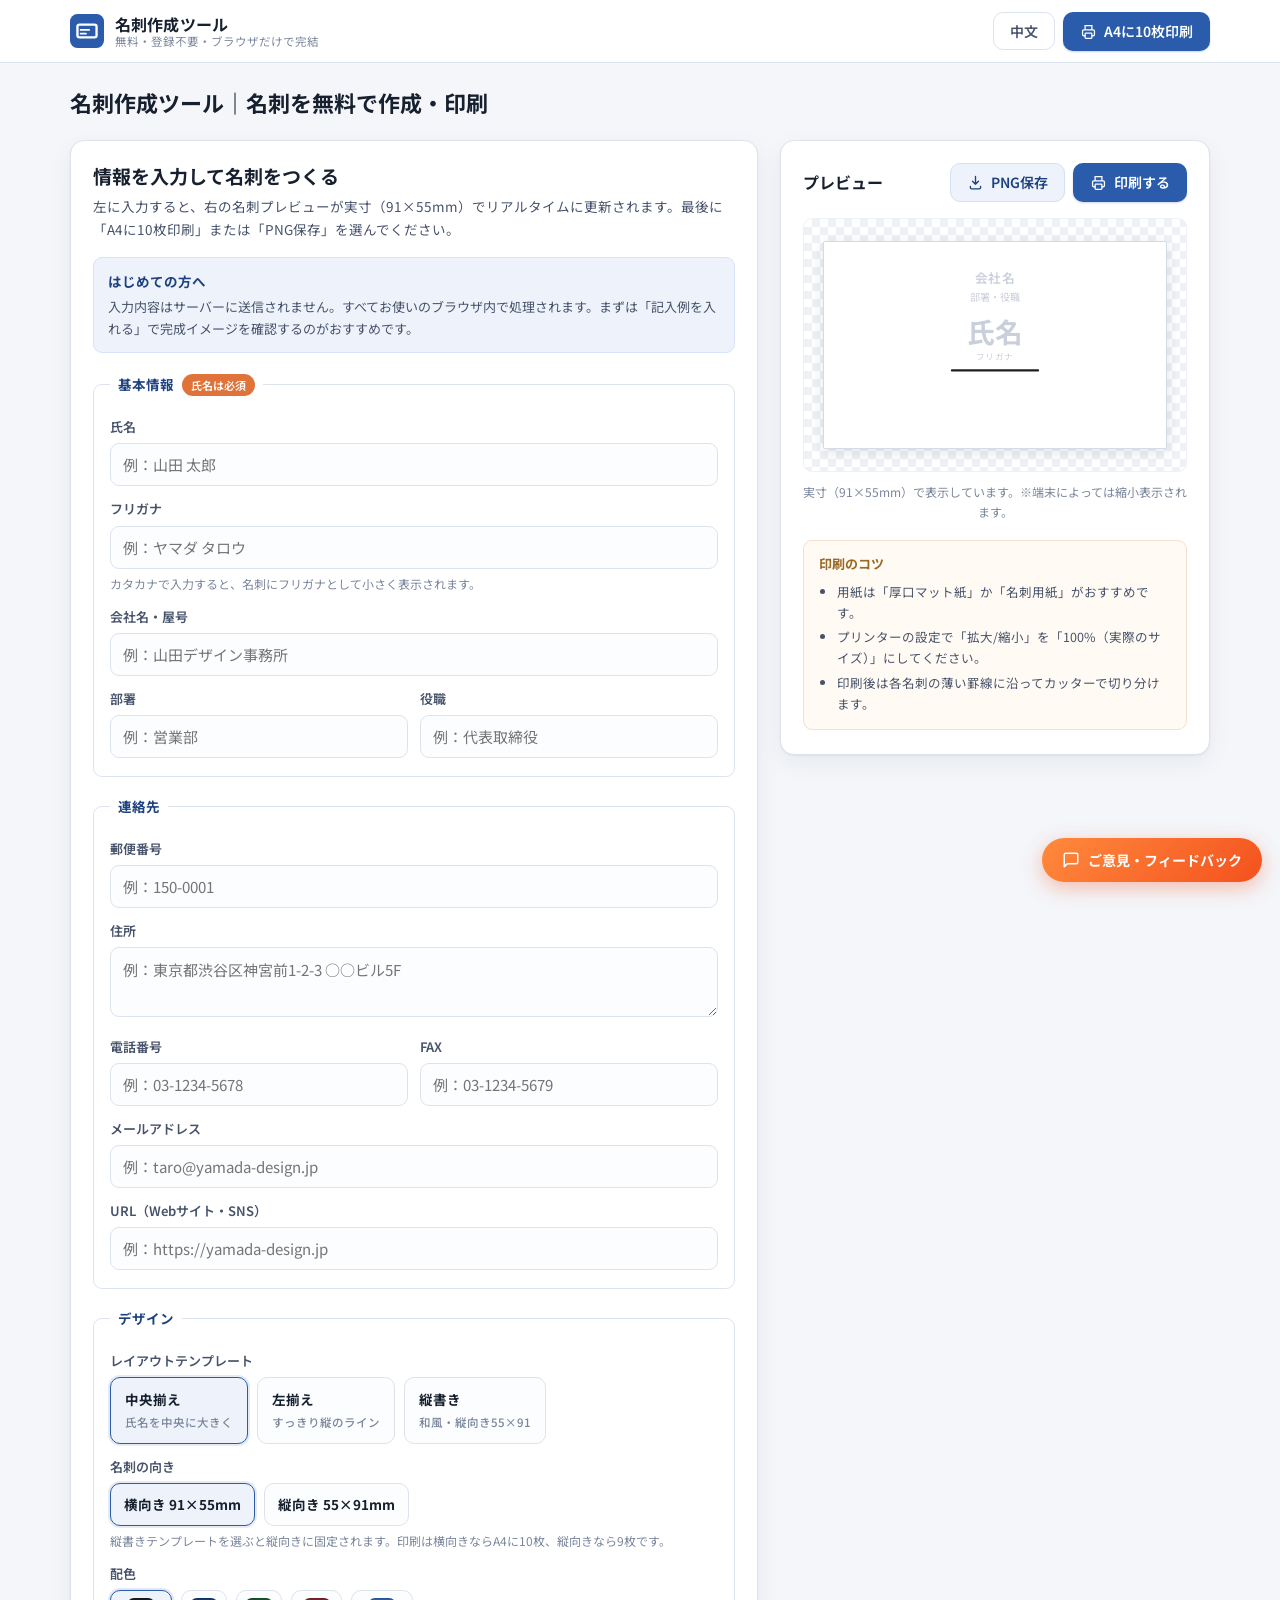
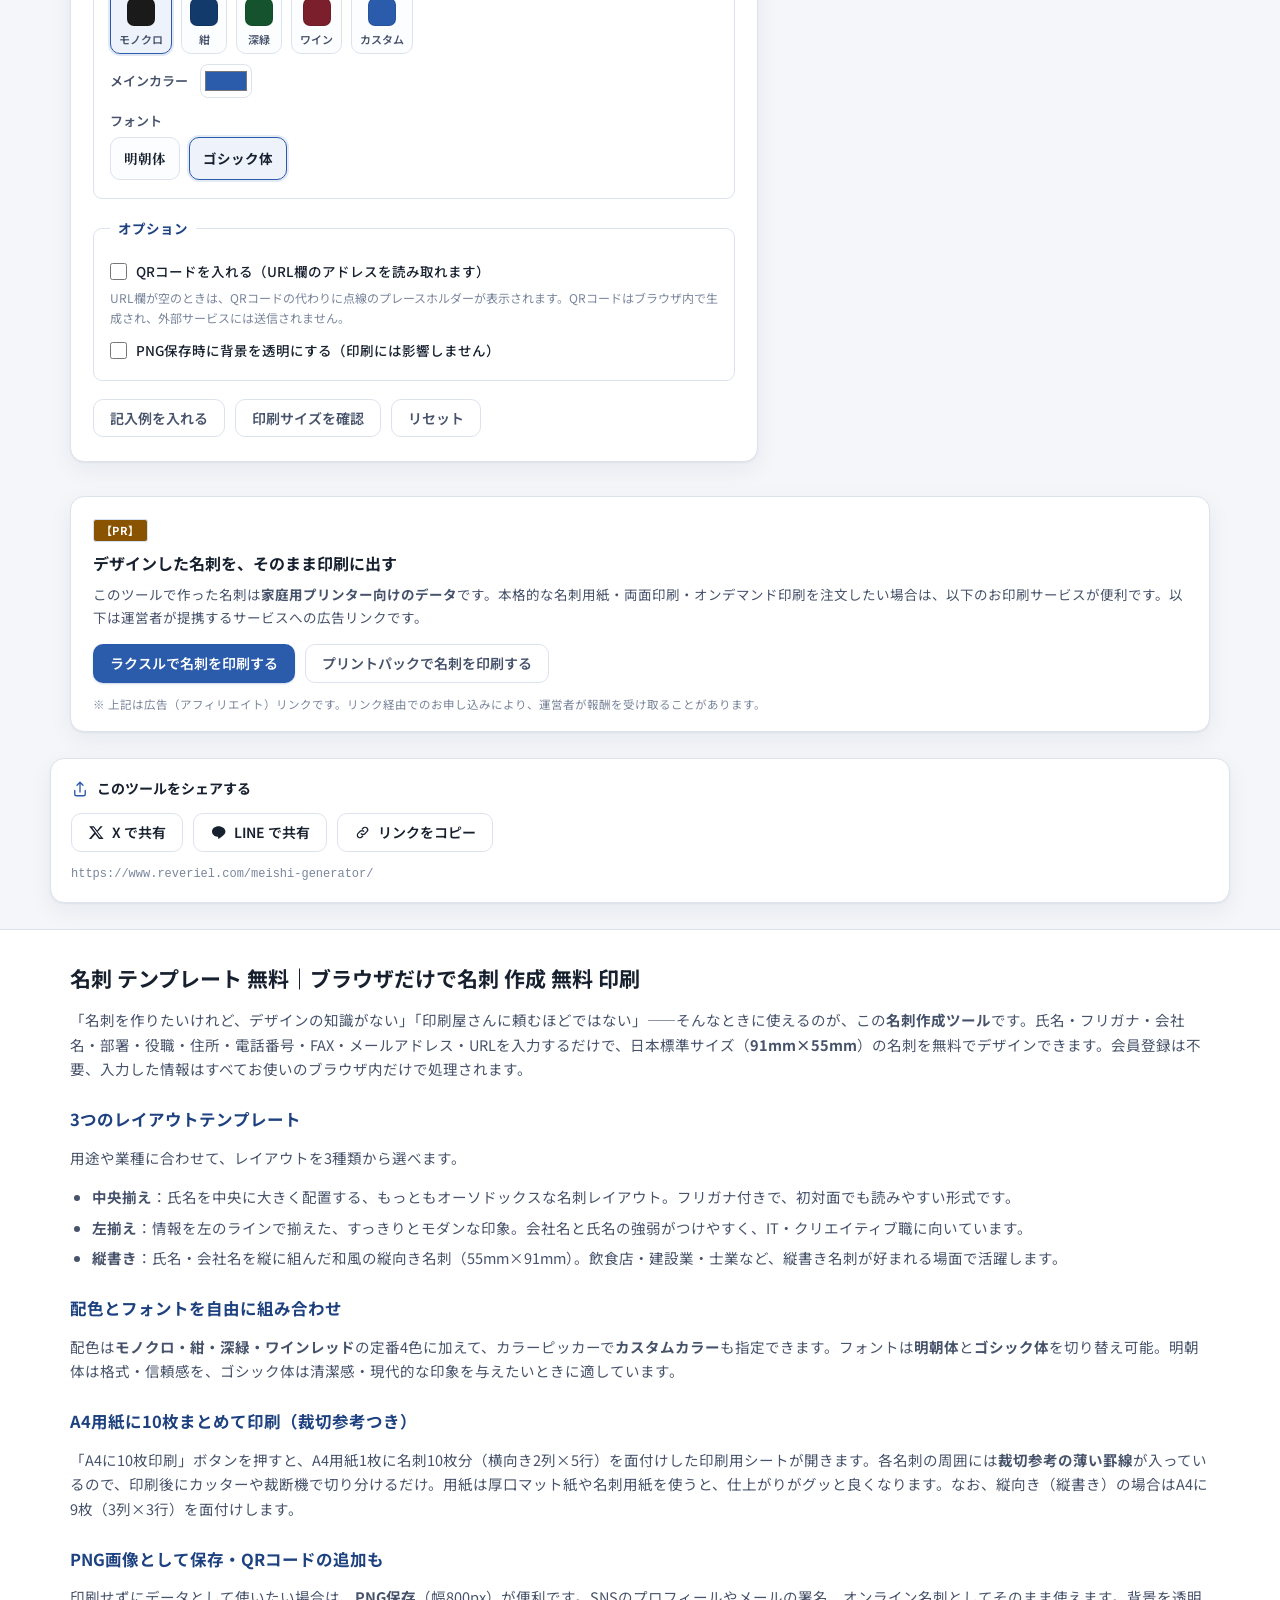
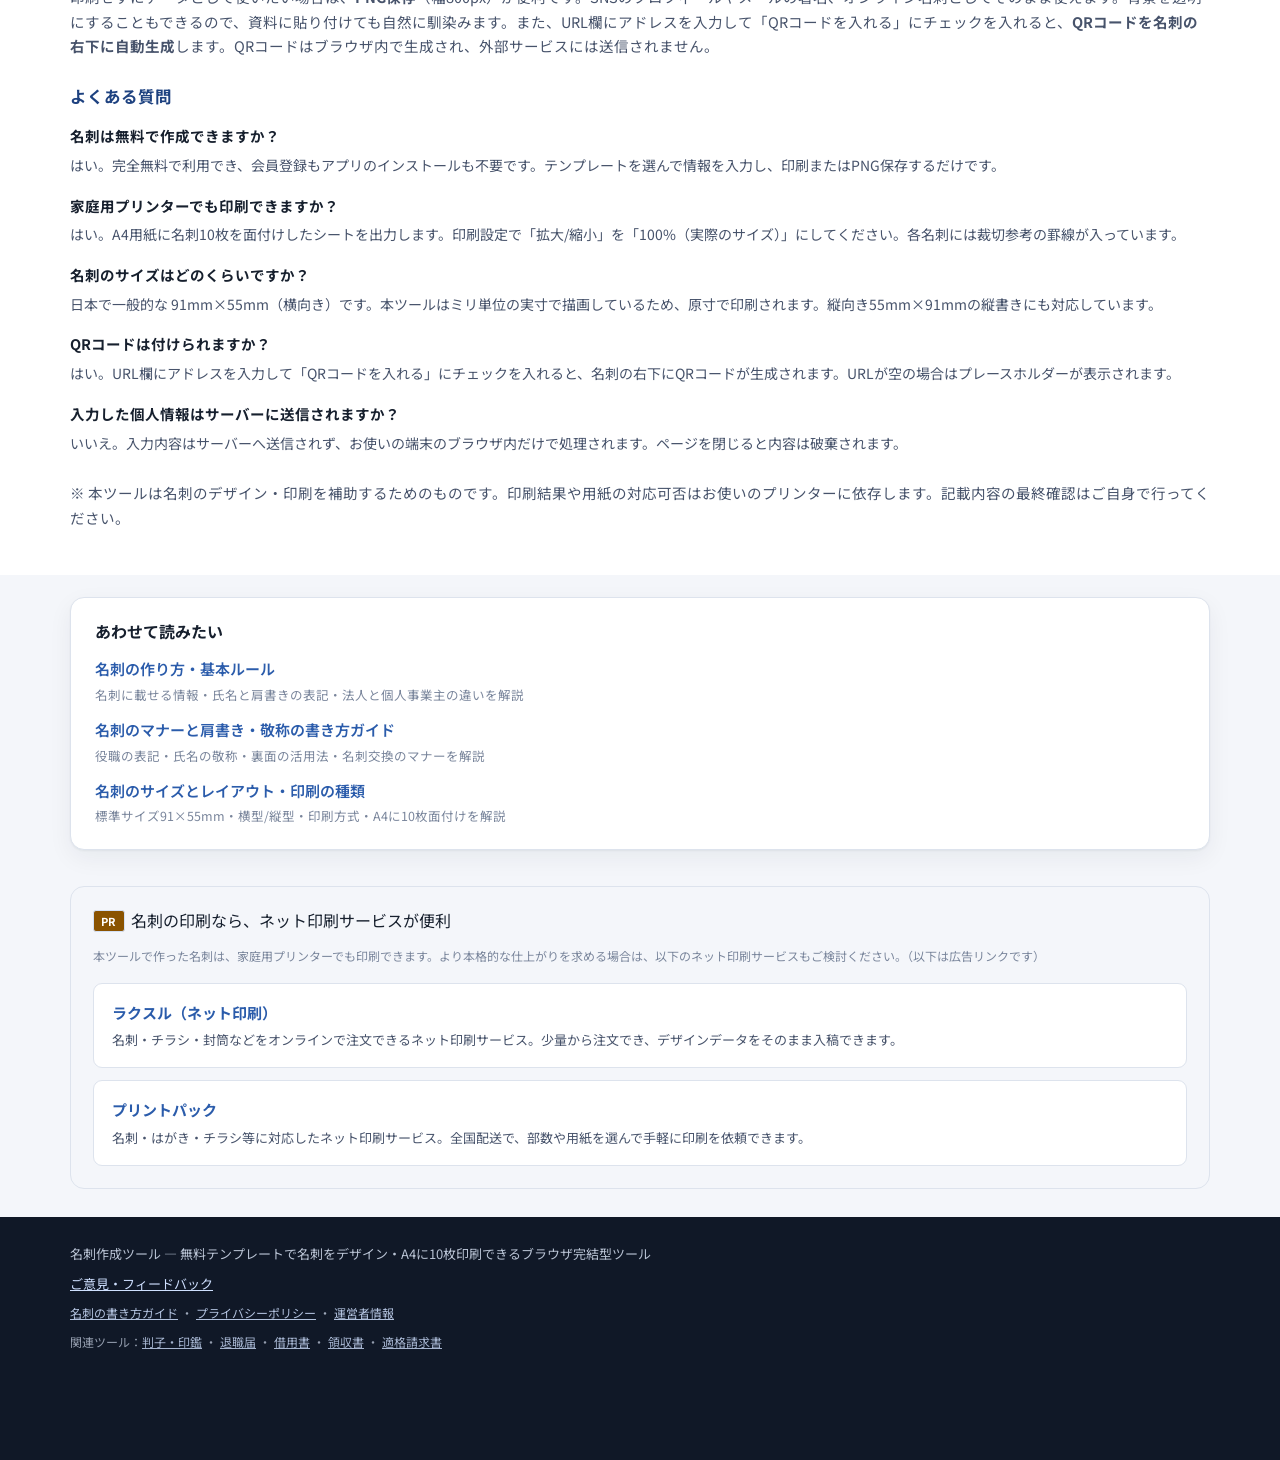
<file: index.html>
<!DOCTYPE html>
<html lang="ja">
<head>
<meta charset="UTF-8">
<meta name="viewport" content="width=device-width, initial-scale=1">
<title>名刺作成ツール｜無料テンプレートで名刺をデザイン・印刷（A4に10枚）</title>
<meta name="description" content="名刺 テンプレート 無料の名刺作成ツール。氏名・会社名・住所などを入力して、日本語の名刺（91×55mm）をデザインし、A4用紙に10枚まとめて印刷できます。明朝体／ゴシック体、縦書き、QRコード対応。登録不要・ブラウザだけで作れる名刺 作成 無料 印刷ツールです。">
<meta name="robots" content="index, follow">
<link rel="canonical" href="https://www.reveriel.com/meishi-generator/">
<meta property="og:type" content="website">
<meta property="og:title" content="名刺作成ツール｜無料テンプレートで名刺をデザイン・印刷">
<meta property="og:description" content="氏名・会社名を入力するだけで、日本語の名刺（91×55mm）を作成。A4に10枚まとめて印刷、PNG保存、QRコード対応。無料・登録不要。">
<meta property="og:locale" content="ja_JP">
<meta property="og:url" content="https://www.reveriel.com/meishi-generator/">
<meta property="og:image" content="https://www.reveriel.com/meishi-generator/og-image.png">
<meta property="og:image:width" content="1200">
<meta property="og:image:height" content="630">
<meta name="twitter:card" content="summary_large_image">
<meta name="twitter:image" content="https://www.reveriel.com/meishi-generator/og-image.png">
<meta name="theme-color" content="#2b5cab">
<link rel="preconnect" href="https://fonts.googleapis.com">
<link rel="preconnect" href="https://fonts.gstatic.com" crossorigin>
<link href="https://fonts.googleapis.com/css2?family=Noto+Sans+JP:wght@400;500;700&family=Noto+Serif+JP:wght@400;600;700&display=swap" rel="stylesheet">
<link rel="icon" href="data:image/svg+xml,%3Csvg xmlns='http://www.w3.org/2000/svg' viewBox='0 0 32 32'%3E%3Crect width='32' height='32' rx='7' fill='%232b5cab'/%3E%3Crect x='7' y='10' width='18' height='12' rx='2' fill='none' stroke='%23ffffff' stroke-width='2.4'/%3E%3Cpath d='M10 15h8M10 18.5h5' stroke='%23ffffff' stroke-width='1.8' stroke-linecap='round'/%3E%3C/svg%3E">
<link rel="stylesheet" href="style.css">
<link rel="stylesheet" href="guide.css">
<!-- Cloudflare Web Analytics --><script type='module' src='https://static.cloudflareinsights.com/beacon.min.js' data-cf-beacon='{"token": "6fc01bf3ac5e457ba1bd16b91e5b653e"}'></script><!-- End Cloudflare Web Analytics -->
<script type="application/ld+json">
{
  "@context": "https://schema.org",
  "@graph": [
    {
      "@type": "WebApplication",
      "name": "名刺作成ツール",
      "applicationCategory": "BusinessApplication",
      "operatingSystem": "Web",
      "url": "https://www.reveriel.com/meishi-generator/",
      "description": "氏名・フリガナ・会社名・住所などを入力するだけで、日本標準サイズ（91×55mm）の名刺を無料で作成できるブラウザ完結型ツール。テンプレート・配色・フォントを選び、A4用紙に10枚まとめて印刷したり、PNG画像として保存できます。",
      "inLanguage": "ja",
      "offers": {
        "@type": "Offer",
        "price": "0",
        "priceCurrency": "JPY"
      },
      "featureList": [
        "日本標準サイズ 91mm×55mm の名刺を実寸で作成",
        "3種類のレイアウトテンプレート（中央揃え・左揃え・縦書き）",
        "配色プリセット（モノクロ・紺・深緑・ワインレッド・カスタム）",
        "明朝体／ゴシック体の切り替え",
        "A4用紙に10枚まとめて印刷（裁切参考つき）",
        "PNG画像として保存（透明背景も選択可）",
        "URLからQRコードを自動生成して名刺に配置",
        "中文／日本語の画面切り替え",
        "入力内容はブラウザ内のみで処理"
      ]
    },
    {
      "@type": "FAQPage",
      "mainEntity": [
        {
          "@type": "Question",
          "name": "名刺は無料で作成できますか？",
          "acceptedAnswer": {
            "@type": "Answer",
            "text": "はい。本ツールは完全無料で利用できます。会員登録やアプリのインストールは不要で、入力した情報はお使いのブラウザ内だけで処理されます。テンプレートを選んで情報を入力し、印刷またはPNG保存するだけです。"
          }
        },
        {
          "@type": "Question",
          "name": "作成した名刺は家庭用プリンターで印刷できますか？",
          "acceptedAnswer": {
            "@type": "Answer",
            "text": "はい。A4サイズの用紙に名刺10枚分（横向き2列×5行）を面付けした印刷用シートを出力します。各名刺の周囲には裁切参考の薄い罫線が入っているので、印刷後にカッターや裁断機で切り分けてください。用纸は厚口のマット紙や名刺用紙を使うと仕上がりがきれいです。"
          }
        },
        {
          "@type": "Question",
          "name": "名刺のサイズはどのくらいですか？",
          "acceptedAnswer": {
            "@type": "Answer",
            "text": "日本で一般的な名刺サイズは 91mm×55mm（横向き）です。本ツールはこの実寸（ミリ単位）で名刺を描画しているため、印刷時も原寸で出力されます。縦向き（55mm×91mm）の縦書きレイアウトも選べます。"
          }
        },
        {
          "@type": "Question",
          "name": "QRコードは付けられますか？",
          "acceptedAnswer": {
            "@type": "Answer",
            "text": "はい。URL欄にWebサイトやSNSのアドレスを入力して「QRコードを入れる」にチェックを入れると、そのURLを読み取れるQRコードを名刺の右下（縦書きの場合は右下）に自動生成して配置します。外部サービスには送信せず、ブラウザ内で生成します。"
          }
        },
        {
          "@type": "Question",
          "name": "入力した個人情報はサーバーに送信されますか？",
          "acceptedAnswer": {
            "@type": "Answer",
            "text": "いいえ。氏名・住所・電話番号などの入力内容はサーバーへ一切送信されず、お使いの端末のブラウザ内だけで処理されます。ページを閉じると内容は破棄され、当社が内容を保存・閲覧することはありません。"
          }
        }
      ]
    }
  ]
}
</script>
</head>
<body>

<header class="site-header no-print">
  <div class="wrap header-inner">
    <div class="brand">
      <svg class="brand-mark" viewBox="0 0 32 32" aria-hidden="true">
        <rect width="32" height="32" rx="7" fill="currentColor"/>
        <rect x="7" y="10" width="18" height="12" rx="2" fill="none" stroke="#fff" stroke-width="2.2"/>
        <path d="M10 15h8M10 18.5h5" stroke="#fff" stroke-width="1.7" stroke-linecap="round"/>
      </svg>
      <div class="brand-text">
        <strong data-i18n="brandName">名刺作成ツール</strong>
        <span data-i18n="tagline">無料・登録不要・ブラウザだけで完結</span>
      </div>
    </div>

    <div class="header-actions">
      <button type="button" class="btn btn-ghost" id="langBtn" aria-label="表示言語を切り替える">中文</button>
      <button type="button" class="btn btn-primary" id="printBtn">
        <svg viewBox="0 0 20 20" aria-hidden="true" class="ic">
          <path d="M6 7V3h8v4M6 15H4.5A1.5 1.5 0 0 1 3 13.5v-4A1.5 1.5 0 0 1 4.5 8h11A1.5 1.5 0 0 1 17 9.5v4a1.5 1.5 0 0 1-1.5 1.5H14" fill="none" stroke="currentColor" stroke-width="1.5" stroke-linecap="round"/>
          <rect x="6" y="12" width="8" height="6" rx="1" fill="none" stroke="currentColor" stroke-width="1.5"/>
        </svg>
        <span data-i18n="btnPrint">A4に10枚印刷</span>
      </button>
    </div>
  </div>
</header>

<main class="wrap layout">

  <h1 class="page-title">名刺作成ツール｜名刺を無料で作成・印刷</h1>

  <!-- ============ 入力フォーム ============ -->
  <section class="pane form-pane no-print" aria-label="入力フォーム">
    <div class="pane-head">
      <h2 data-i18n="formTitle">情報を入力して名刺をつくる</h2>
      <p class="hint" data-i18n="formHint">左に入力すると、右の名刺プレビューが実寸（91×55mm）でリアルタイムに更新されます。最後に「A4に10枚印刷」または「PNG保存」を選んでください。</p>
    </div>

    <div class="notice">
      <strong data-i18n="noticeTitle">はじめての方へ</strong>
      <p data-i18n="noticeBody">入力内容はサーバーに送信されません。すべてお使いのブラウザ内で処理されます。まずは「記入例を入れる」で完成イメージを確認するのがおすすめです。</p>
    </div>

    <form id="cardForm" autocomplete="off" novalidate>

      <fieldset>
        <legend><span data-i18n="legendPerson">基本情報</span><span class="req-badge" data-i18n="badgeRequired">氏名は必須</span></legend>

        <label for="name" data-i18n="lblName">氏名</label>
        <input type="text" id="name" name="name" data-i18n-ph="phName" placeholder="例：山田 太郎">

        <label for="kana" data-i18n="lblKana">フリガナ</label>
        <input type="text" id="kana" name="kana" data-i18n-ph="phKana" placeholder="例：ヤマダ タロウ">
        <p class="help" data-i18n="helpKana">カタカナで入力すると、名刺にフリガナとして小さく表示されます。</p>

        <label for="company" data-i18n="lblCompany">会社名・屋号</label>
        <input type="text" id="company" name="company" data-i18n-ph="phCompany" placeholder="例：山田デザイン事務所">

        <div class="grid-2">
          <div>
            <label for="dept" data-i18n="lblDept">部署</label>
            <input type="text" id="dept" name="dept" data-i18n-ph="phDept" placeholder="例：営業部">
          </div>
          <div>
            <label for="title" data-i18n="lblTitle">役職</label>
            <input type="text" id="title" name="title" data-i18n-ph="phTitle" placeholder="例：代表取締役">
          </div>
        </div>
      </fieldset>

      <fieldset>
        <legend><span data-i18n="legendContact">連絡先</span></legend>

        <label for="zip" data-i18n="lblZip">郵便番号</label>
        <input type="text" id="zip" name="zip" data-i18n-ph="phZip" placeholder="例：150-0001">

        <label for="address" data-i18n="lblAddress">住所</label>
        <textarea id="address" name="address" rows="2" data-i18n-ph="phAddress" placeholder="例：東京都渋谷区神宮前1-2-3 ○○ビル5F"></textarea>

        <div class="grid-2">
          <div>
            <label for="tel" data-i18n="lblTel">電話番号</label>
            <input type="text" id="tel" name="tel" data-i18n-ph="phTel" placeholder="例：03-1234-5678">
          </div>
          <div>
            <label for="fax" data-i18n="lblFax">FAX</label>
            <input type="text" id="fax" name="fax" data-i18n-ph="phFax" placeholder="例：03-1234-5679">
          </div>
        </div>

        <label for="email" data-i18n="lblEmail">メールアドレス</label>
        <input type="text" id="email" name="email" data-i18n-ph="phEmail" placeholder="例：taro@yamada-design.jp">

        <label for="url" data-i18n="lblUrl">URL（Webサイト・SNS）</label>
        <input type="text" id="url" name="url" data-i18n-ph="phUrl" placeholder="例：https://yamada-design.jp">
      </fieldset>

      <fieldset>
        <legend><span data-i18n="legendDesign">デザイン</span></legend>

        <label data-i18n="lblTemplate">レイアウトテンプレート</label>
        <div class="chip-row" role="radiogroup" aria-label="レイアウトテンプレート">
          <label class="chip">
            <input type="radio" name="template" value="center" checked>
            <span class="chip-body">
              <span class="chip-name" data-i18n="tplCenter">中央揃え</span>
              <span class="chip-desc" data-i18n="tplCenterDesc">氏名を中央に大きく</span>
            </span>
          </label>
          <label class="chip">
            <input type="radio" name="template" value="left">
            <span class="chip-body">
              <span class="chip-name" data-i18n="tplLeft">左揃え</span>
              <span class="chip-desc" data-i18n="tplLeftDesc">すっきり縦のライン</span>
            </span>
          </label>
          <label class="chip">
            <input type="radio" name="template" value="vertical">
            <span class="chip-body">
              <span class="chip-name" data-i18n="tplVertical">縦書き</span>
              <span class="chip-desc" data-i18n="tplVerticalDesc">和風・縦向き55×91</span>
            </span>
          </label>
        </div>

        <label data-i18n="lblOrientation">名刺の向き</label>
        <div class="chip-row" role="radiogroup" aria-label="名刺の向き">
          <label class="chip chip-sm">
            <input type="radio" name="orientation" value="landscape" id="oriLandscape" checked>
            <span class="chip-body"><span class="chip-name" data-i18n="oriLandscape">横向き 91×55mm</span></span>
          </label>
          <label class="chip chip-sm">
            <input type="radio" name="orientation" value="portrait" id="oriPortrait">
            <span class="chip-body"><span class="chip-name" data-i18n="oriPortrait">縦向き 55×91mm</span></span>
          </label>
        </div>
        <p class="help" data-i18n="helpOrientation">縦書きテンプレートを選ぶと縦向きに固定されます。印刷は横向きならA4に10枚、縦向きなら9枚です。</p>

        <label data-i18n="lblColor">配色</label>
        <div class="swatch-row" id="swatchRow" role="radiogroup" aria-label="配色">
          <button type="button" class="swatch" data-palette="mono" aria-label="モノクロ"><span style="background:#1a1a1a"></span><em data-i18n="palMono">モノクロ</em></button>
          <button type="button" class="swatch" data-palette="navy" aria-label="紺"><span style="background:#123a6b"></span><em data-i18n="palNavy">紺</em></button>
          <button type="button" class="swatch" data-palette="green" aria-label="深緑"><span style="background:#14532d"></span><em data-i18n="palGreen">深緑</em></button>
          <button type="button" class="swatch" data-palette="wine" aria-label="ワインレッド"><span style="background:#7a1f2b"></span><em data-i18n="palWine">ワイン</em></button>
          <button type="button" class="swatch" data-palette="custom" aria-label="カスタム"><span id="customSwatchDot" style="background:#2b5cab"></span><em data-i18n="palCustom">カスタム</em></button>
        </div>
        <div class="custom-color-row" id="customColorRow" hidden>
          <label for="customColor" data-i18n="lblCustomColor">メインカラー</label>
          <input type="color" id="customColor" name="customColor" value="#2b5cab">
        </div>

        <label data-i18n="lblFont">フォント</label>
        <div class="chip-row" role="radiogroup" aria-label="フォント">
          <label class="chip chip-sm">
            <input type="radio" name="font" value="mincho">
            <span class="chip-body"><span class="chip-name font-mincho" data-i18n="fontMincho">明朝体</span></span>
          </label>
          <label class="chip chip-sm">
            <input type="radio" name="font" value="gothic" checked>
            <span class="chip-body"><span class="chip-name font-gothic" data-i18n="fontGothic">ゴシック体</span></span>
          </label>
        </div>
      </fieldset>

      <fieldset>
        <legend><span data-i18n="legendOptions">オプション</span></legend>

        <label class="check">
          <input type="checkbox" id="qrCheck" name="qrCheck">
          <span data-i18n="chkQr">QRコードを入れる（URL欄のアドレスを読み取れます）</span>
        </label>
        <p class="help" data-i18n="helpQr">URL欄が空のときは、QRコードの代わりに点線のプレースホルダーが表示されます。QRコードはブラウザ内で生成され、外部サービスには送信されません。</p>

        <label class="check">
          <input type="checkbox" id="bgTransparent" name="bgTransparent">
          <span data-i18n="chkTransparent">PNG保存時に背景を透明にする（印刷には影響しません）</span>
        </label>
      </fieldset>

      <div class="form-actions">
        <button type="button" class="btn btn-ghost" id="sampleBtn" data-i18n="btnSample">記入例を入れる</button>
        <button type="button" class="btn btn-ghost" id="calBtn">印刷サイズを確認</button>
      <button type="button" class="btn btn-ghost" id="resetBtn" data-i18n="btnReset">リセット</button>
      </div>
    </form>
  </section>

  <!-- ============ プレビュー ============ -->
  <section class="pane preview-pane" aria-label="プレビュー">
    <div class="preview-bar no-print">
      <h2 data-i18n="previewTitle">プレビュー</h2>
      <div class="preview-actions">
        <button type="button" class="btn btn-soft" id="pngBtn">
          <svg viewBox="0 0 20 20" aria-hidden="true" class="ic"><path d="M10 3v9M6.5 8.5 10 12l3.5-3.5" fill="none" stroke="currentColor" stroke-width="1.6" stroke-linecap="round" stroke-linejoin="round"/><path d="M4 14.5V16a1.5 1.5 0 0 0 1.5 1.5h9A1.5 1.5 0 0 0 16 16v-1.5" fill="none" stroke="currentColor" stroke-width="1.6" stroke-linecap="round"/></svg>
          <span data-i18n="btnPng">PNG保存</span>
        </button>
        <button type="button" class="btn btn-primary" id="printBtn2">
          <svg viewBox="0 0 20 20" aria-hidden="true" class="ic"><path d="M6 7V3h8v4M6 15H4.5A1.5 1.5 0 0 1 3 13.5v-4A1.5 1.5 0 0 1 4.5 8h11A1.5 1.5 0 0 1 17 9.5v4a1.5 1.5 0 0 1-1.5 1.5H14" fill="none" stroke="currentColor" stroke-width="1.5" stroke-linecap="round"/><rect x="6" y="12" width="8" height="6" rx="1" fill="none" stroke="currentColor" stroke-width="1.5"/></svg>
          <span data-i18n="btnPrintShort">印刷する</span>
        </button>
      </div>
    </div>

    <div class="paper-wrap">
      <div class="card-stage" id="cardStage">
        <div class="card-preview" id="cardPreview" aria-live="polite"></div>
      </div>
      <p class="preview-note no-print" id="previewNote" data-i18n="previewNote">実寸（91×55mm）で表示しています。※端末によっては縮小表示されます。</p>
    </div>

    <div class="print-tip no-print">
      <strong data-i18n="tipTitle">印刷のコツ</strong>
      <ul>
        <li data-i18n="tip1">用紙は「厚口マット紙」か「名刺用紙」がおすすめです。</li>
        <li data-i18n="tip2">プリンターの設定で「拡大/縮小」を「100%（実際のサイズ）」にしてください。</li>
        <li data-i18n="tip3">印刷後は各名刺の薄い罫線に沿ってカッターで切り分けます。</li>
      </ul>
    </div>
  </section>
</main>

<!-- ============ 【PR】名刺・印刷の注文（アフィリエイト） ============
     ⚠️ A8 Link Manager 連携済み（提携承認後に自動変換）。A8.net に登録・案件提携の承認後に、
        (1) 下記の <a> の href を実際の a8mat リンクへ
        (2) 末尾 img.pr-pixel の src を A8 の 1×1 トラッキングピクセルへ
        差し替えること。日本語ページ専用（中文ページには貼らない）。 -->
<section class="pr-affiliate no-print" lang="ja" aria-labelledby="prTitle">
  <div class="pr-box">
    <p class="pr-badge">【PR】</p>
    <h2 class="pr-title" id="prTitle">デザインした名刺を、そのまま印刷に出す</h2>
    <p class="pr-lead">このツールで作った名刺は<strong>家庭用プリンター向けのデータ</strong>です。本格的な名刺用紙・両面印刷・オンデマンド印刷を注文したい場合は、以下のお印刷サービスが便利です。以下は運営者が提携するサービスへの広告リンクです。</p>
    <div class="pr-actions">
      <a class="pr-link btn btn-primary" href="https://raksul.com/" target="_blank" rel="nofollow sponsored noopener">ラクスルで名刺を印刷する</a>
      <a class="pr-link btn btn-ghost" href="https://www.printpack.com/" target="_blank" rel="nofollow sponsored noopener">プリントパックで名刺を印刷する</a>
    </div>
    <p class="pr-note">※ 上記は広告（アフィリエイト）リンクです。リンク経由でのお申し込みにより、運営者が報酬を受け取ることがあります。</p>
    <img class="pr-pixel" src="[data-uri]" width="1" height="1" alt="" aria-hidden="true">
  </div>
</section>

<!-- ============ シェア ============ -->
<section class="share-block no-print" id="shareBlock" aria-label="share">
  <p class="share-block-title">
    <svg viewBox="0 0 24 24" aria-hidden="true" class="ic"><path d="M12 3v13M8 7l4-4 4 4" fill="none" stroke="currentColor" stroke-width="1.8" stroke-linecap="round" stroke-linejoin="round"/><path d="M5 14v5a2 2 0 0 0 2 2h10a2 2 0 0 0 2-2v-5" fill="none" stroke="currentColor" stroke-width="1.8" stroke-linecap="round"/></svg>
    <span data-i18n="shareTitle">このツールをシェアする</span>
  </p>
  <div class="share-row">
    <button class="btn share-btn share-x" id="shareXBtn" type="button" aria-label="X">
      <svg class="share-logo" viewBox="0 0 24 24" fill="currentColor" aria-hidden="true"><path d="M17.53 3h3.24l-7.08 8.09L22 21h-6.52l-5.11-6.68L4.53 21H1.29l7.57-8.66L1.6 3h6.69l4.62 6.1L17.53 3Zm-1.14 16.06h1.8L7.7 4.85H5.77l10.62 14.21Z"/></svg>
      <span data-i18n="shareX">X で共有</span>
    </button>
    <button class="btn share-btn share-line" id="shareLineBtn" type="button" aria-label="LINE">
      <svg class="share-logo" viewBox="0 0 24 24" fill="currentColor" aria-hidden="true"><path d="M12 3C6.9 3 2.8 6.4 2.8 10.6c0 3.77 3.35 6.93 7.88 7.53.31.07.73.2.83.47.1.24.06.62.03.87l-.13.83c-.04.24-.19.94.82.51 1.01-.42 5.44-3.2 7.42-5.48 1.37-1.47 2.13-2.96 2.13-4.73C21.78 6.4 17.1 3 12 3Z"/></svg>
      <span data-i18n="shareLine">LINE で共有</span>
    </button>
    <button class="btn share-btn share-copy" id="shareCopyBtn" type="button" aria-label="copy link">
      <svg class="share-logo" viewBox="0 0 24 24" fill="none" stroke="currentColor" stroke-width="1.8" stroke-linecap="round" stroke-linejoin="round" aria-hidden="true"><path d="M10.2 13.7a3.6 3.6 0 0 0 5.1 0l2.9-2.9a3.6 3.6 0 0 0-5.1-5.1l-1.4 1.4"/><path d="M13.8 10.3a3.6 3.6 0 0 0-5.1 0l-2.9 2.9a3.6 3.6 0 0 0 5.1 5.1l1.4-1.4"/></svg>
      <span id="shareCopyLabel" data-i18n="shareCopy">リンクをコピー</span>
    </button>
  </div>
  <p class="share-url" id="shareUrlText">https://www.reveriel.com/meishi-generator/</p>
</section>

<!-- ============ SEO 本文 ============ -->
<section class="seo">
  <div class="wrap">
    <h2>名刺 テンプレート 無料｜ブラウザだけで名刺 作成 無料 印刷</h2>
    <p>「名刺を作りたいけれど、デザインの知識がない」「印刷屋さんに頼むほどではない」——そんなときに使えるのが、この<strong>名刺作成ツール</strong>です。氏名・フリガナ・会社名・部署・役職・住所・電話番号・FAX・メールアドレス・URLを入力するだけで、日本標準サイズ（<strong>91mm×55mm</strong>）の名刺を無料でデザインできます。会員登録は不要、入力した情報はすべてお使いのブラウザ内だけで処理されます。</p>

    <h3>3つのレイアウトテンプレート</h3>
    <p>用途や業種に合わせて、レイアウトを3種類から選べます。</p>
    <ul>
      <li><strong>中央揃え</strong>：氏名を中央に大きく配置する、もっともオーソドックスな名刺レイアウト。フリガナ付きで、初対面でも読みやすい形式です。</li>
      <li><strong>左揃え</strong>：情報を左のラインで揃えた、すっきりとモダンな印象。会社名と氏名の強弱がつけやすく、IT・クリエイティブ職に向いています。</li>
      <li><strong>縦書き</strong>：氏名・会社名を縦に組んだ和風の縦向き名刺（55mm×91mm）。飲食店・建設業・士業など、縦書き名刺が好まれる場面で活躍します。</li>
    </ul>

    <h3>配色とフォントを自由に組み合わせ</h3>
    <p>配色は<strong>モノクロ・紺・深緑・ワインレッド</strong>の定番4色に加えて、カラーピッカーで<strong>カスタムカラー</strong>も指定できます。フォントは<strong>明朝体</strong>と<strong>ゴシック体</strong>を切り替え可能。明朝体は格式・信頼感を、ゴシック体は清潔感・現代的な印象を与えたいときに適しています。</p>

    <h3>A4用紙に10枚まとめて印刷（裁切参考つき）</h3>
    <p>「A4に10枚印刷」ボタンを押すと、A4用紙1枚に名刺10枚分（横向き2列×5行）を面付けした印刷用シートが開きます。各名刺の周囲には<strong>裁切参考の薄い罫線</strong>が入っているので、印刷後にカッターや裁断機で切り分けるだけ。用紙は厚口マット紙や名刺用紙を使うと、仕上がりがグッと良くなります。なお、縦向き（縦書き）の場合はA4に9枚（3列×3行）を面付けします。</p>

    <h3>PNG画像として保存・QRコードの追加も</h3>
    <p>印刷せずにデータとして使いたい場合は、<strong>PNG保存</strong>（幅800px）が便利です。SNSのプロフィールやメールの署名、オンライン名刺としてそのまま使えます。背景を透明にすることもできるので、資料に貼り付けても自然に馴染みます。また、URL欄にアドレスを入力して「QRコードを入れる」にチェックを入れると、<strong>QRコードを名刺の右下に自動生成</strong>します。QRコードはブラウザ内で生成され、外部サービスには送信されません。</p>

    <h3>よくある質問</h3>
    <dl class="faq">
      <dt>名刺は無料で作成できますか？</dt>
      <dd>はい。完全無料で利用でき、会員登録もアプリのインストールも不要です。テンプレートを選んで情報を入力し、印刷またはPNG保存するだけです。</dd>

      <dt>家庭用プリンターでも印刷できますか？</dt>
      <dd>はい。A4用紙に名刺10枚を面付けしたシートを出力します。印刷設定で「拡大/縮小」を「100%（実際のサイズ）」にしてください。各名刺には裁切参考の罫線が入っています。</dd>

      <dt>名刺のサイズはどのくらいですか？</dt>
      <dd>日本で一般的な 91mm×55mm（横向き）です。本ツールはミリ単位の実寸で描画しているため、原寸で印刷されます。縦向き55mm×91mmの縦書きにも対応しています。</dd>

      <dt>QRコードは付けられますか？</dt>
      <dd>はい。URL欄にアドレスを入力して「QRコードを入れる」にチェックを入れると、名刺の右下にQRコードが生成されます。URLが空の場合はプレースホルダーが表示されます。</dd>

      <dt>入力した個人情報はサーバーに送信されますか？</dt>
      <dd>いいえ。入力内容はサーバーへ送信されず、お使いの端末のブラウザ内だけで処理されます。ページを閉じると内容は破棄されます。</dd>
    </dl>

    <p class="disclaimer">※ 本ツールは名刺のデザイン・印刷を補助するためのものです。印刷結果や用紙の対応可否はお使いのプリンターに依存します。記載内容の最終確認はご自身で行ってください。</p>
  </div>
</section>

<!-- ============ あわせて読みたい（書き方ガイド） ============ -->
<section class="seo-guide no-print" aria-label="書き方ガイド">
  <div class="wrap">
    <section class="guide-related" aria-labelledby="relGuideTitle">
      <h2 id="relGuideTitle">あわせて読みたい</h2>
      <ul>
        <li><a href="meishi-tsukurikata.html">名刺の作り方・基本ルール<span class="rel-desc">名刺に載せる情報・氏名と肩書きの表記・法人と個人事業主の違いを解説</span></a></li>
        <li><a href="meishi-manner.html">名刺のマナーと肩書き・敬称の書き方ガイド<span class="rel-desc">役職の表記・氏名の敬称・裏面の活用法・名刺交換のマナーを解説</span></a></li>
        <li><a href="meishi-size.html">名刺のサイズとレイアウト・印刷の種類<span class="rel-desc">標準サイズ91×55mm・横型/縦型・印刷方式・A4に10枚面付けを解説</span></a></li>
      </ul>
    </section>
  </div>
</section>

<!-- ============ 【PR】名刺印刷サービス（アフィリエイト枠・日本語のみ） ============
     注意：以下は ASP 提携前のプレースホルダーです。
     リンク先 URL は A8.net 等への登録・案件提携が完了した時点で、
     計測用のアフィリエイト URL（https://px.a8.net/... 等）に置き換えてください。
     中国語（中文）表示時もこのブロックは日本語のまま表示されます（A8 は日本語サイトのみ対象）。
-->
<section class="pr-section no-print" aria-label="名刺印刷サービスのご案内">
  <div class="wrap">
    <div class="pr-block">
      <p class="pr-block-title"><span class="pr-badge">PR</span>名刺の印刷なら、ネット印刷サービスが便利</p>
      <p class="pr-block-note">本ツールで作った名刺は、家庭用プリンターでも印刷できます。より本格的な仕上がりを求める場合は、以下のネット印刷サービスもご検討ください。（以下は広告リンクです）</p>
      <!-- 待 A8 注册后替换真实链接：下記 href をアフィリエイト計測 URL に差し替える -->
      <a class="pr-card" href="https://www.raksul.com/" target="_blank" rel="nofollow sponsored noopener">
        <span class="pr-card-name">ラクスル（ネット印刷）</span>
        <span class="pr-card-desc">名刺・チラシ・封筒などをオンラインで注文できるネット印刷サービス。少量から注文でき、デザインデータをそのまま入稿できます。</span>
      </a>
      <a class="pr-card" href="https://www.printpac.co.jp/" target="_blank" rel="nofollow sponsored noopener">
        <span class="pr-card-name">プリントパック</span>
        <span class="pr-card-desc">名刺・はがき・チラシ等に対応したネット印刷サービス。全国配送で、部数や用紙を選んで手軽に印刷を依頼できます。</span>
      </a>
    </div>
  </div>
</section>

<footer class="site-footer no-print">
  <div class="wrap">
    <p data-i18n="footerText">名刺作成ツール — 無料テンプレートで名刺をデザイン・A4に10枚印刷できるブラウザ完結型ツール</p>
    <p><a href="https://docs.google.com/forms/d/e/1FAIpQLSfHGUfgAlViT3TFiVtJi_EpJ4ioUpd9oGyaJ7rehEV-gBH_PA/viewform?usp=pp_url&amp;entry.1745177199=%E5%90%8D%E5%88%BA" target="_blank" rel="noopener">ご意見・フィードバック</a></p>
    <p class="legal-links"><a href="meishi-manner.html">名刺の書き方ガイド</a> ・ <a href="privacy.html">プライバシーポリシー</a> ・ <a href="company.html">運営者情報</a></p>
    <p class="related">関連ツール：<a href="https://www.reveriel.com/hanko-generator/">判子・印鑑</a> ・ <a href="https://www.reveriel.com/taishoku-form/">退職届</a> ・ <a href="https://www.reveriel.com/shakuyo-contract/">借用書</a> ・ <a href="https://www.reveriel.com/ryoshusho-pdf/">領収書</a> ・ <a href="https://www.reveriel.com/japan-invoice-pdf/">適格請求書</a></p>
  </div>
</footer>

<!-- 印刷用シート（画面では非表示・印刷時のみ表示） -->
<div id="printSheet" class="print-sheet" aria-hidden="true"></div>

<script src="script.js"></script>
<!-- フィードバックFAB（右下固定・常時表示） -->
<a href="https://docs.google.com/forms/d/e/1FAIpQLSfHGUfgAlViT3TFiVtJi_EpJ4ioUpd9oGyaJ7rehEV-gBH_PA/viewform?usp=pp_url&amp;entry.1745177199=%E5%90%8D%E5%88%BA" target="_blank" rel="noopener" class="feedback-fab" aria-label="ご意見・フィードバックを送る">
  <svg viewBox="0 0 24 24" fill="none" stroke="currentColor" stroke-width="2" stroke-linecap="round" stroke-linejoin="round" aria-hidden="true"><path d="M21 15a2 2 0 0 1-2 2H7l-4 4V5a2 2 0 0 1 2-2h14a2 2 0 0 1 2 2z"/></svg>
  <span>ご意見・フィードバック</span>
</a>
<!-- A8 Link Manager：提携承認後、下の広告主URLが自動的に計測URLへ変換されます -->
<script src="https://statics.8me.jp/a8link/a8linkmgr.js"></script>
<script>if (typeof a8linkmgr === "function") { a8linkmgr({ "config_id": "6bNHGyHGa4qQLbQQiZks" }); }</script>
</body>
</html>
</file>
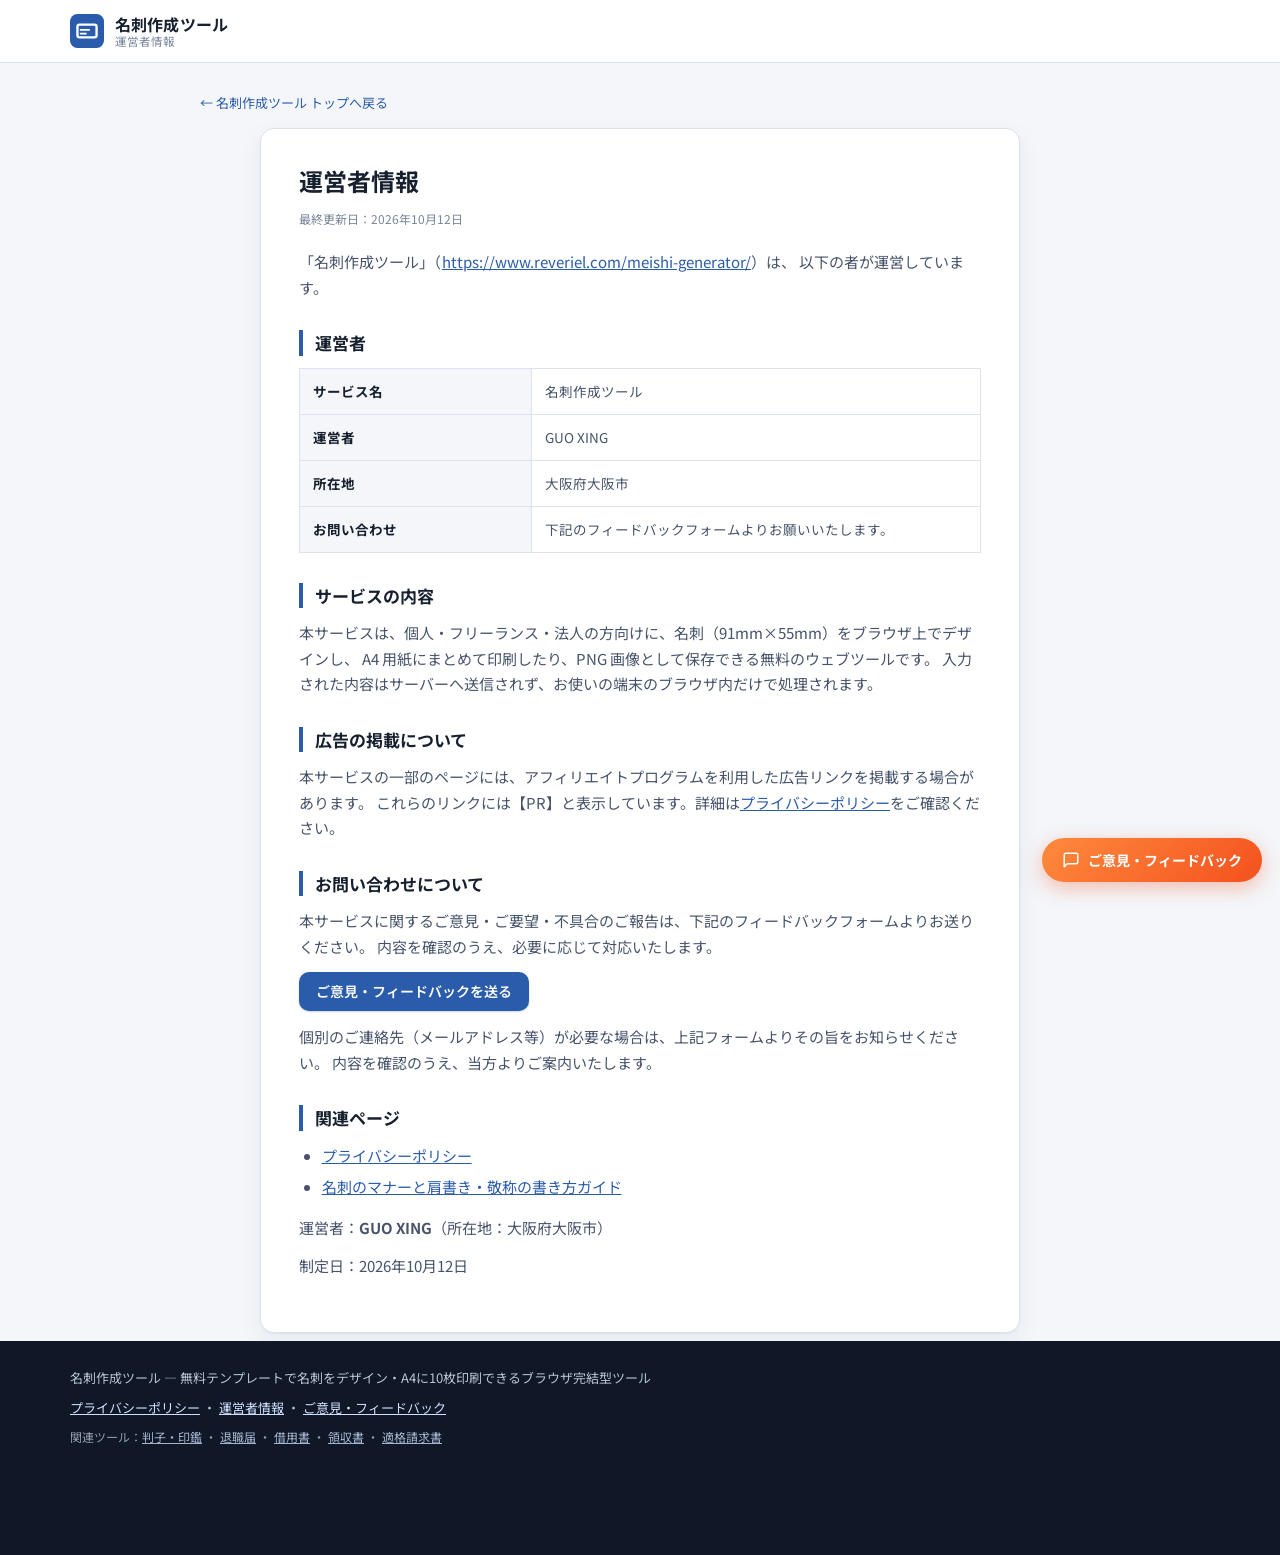
<file: company.html>
<!DOCTYPE html>
<html lang="ja">
<head>
<meta charset="UTF-8">
<meta name="viewport" content="width=device-width, initial-scale=1">
<title>運営者情報｜名刺作成ツール</title>
<meta name="description" content="名刺作成ツールの運営者情報ページです。運営者、所在地、お問い合わせ方法（フィードバックフォーム）について掲載しています。">
<meta name="robots" content="index, follow">
<link rel="canonical" href="https://www.reveriel.com/meishi-generator/company.html">
<meta property="og:type" content="website">
<meta property="og:title" content="運営者情報｜名刺作成ツール">
<meta property="og:description" content="名刺作成ツールの運営者、所在地、お問い合わせ方法についてのご案内です。">
<meta property="og:locale" content="ja_JP">
<meta property="og:url" content="https://www.reveriel.com/meishi-generator/company.html">
<meta property="og:image" content="https://www.reveriel.com/meishi-generator/og-image.png">
<meta name="twitter:card" content="summary_large_image">
<meta name="twitter:image" content="https://www.reveriel.com/meishi-generator/og-image.png">
<link rel="icon" href="data:image/svg+xml,%3Csvg xmlns='http://www.w3.org/2000/svg' viewBox='0 0 32 32'%3E%3Crect width='32' height='32' rx='7' fill='%232b5cab'/%3E%3Crect x='7' y='10' width='18' height='12' rx='2' fill='none' stroke='%23ffffff' stroke-width='2.4'/%3E%3Cpath d='M10 15h8M10 18.5h5' stroke='%23ffffff' stroke-width='1.8' stroke-linecap='round'/%3E%3C/svg%3E">
<link rel="preconnect" href="https://fonts.googleapis.com">
<link rel="preconnect" href="https://fonts.gstatic.com" crossorigin>
<link href="https://fonts.googleapis.com/css2?family=Noto+Sans+JP:wght@400;500;700&family=Noto+Serif+JP:wght@400;600;700&display=swap" rel="stylesheet">
<link rel="stylesheet" href="style.css">
<link rel="stylesheet" href="guide.css">
<!-- Cloudflare Web Analytics --><script type='module' src='https://static.cloudflareinsights.com/beacon.min.js' data-cf-beacon='{"token": "6fc01bf3ac5e457ba1bd16b91e5b653e"}'></script><!-- End Cloudflare Web Analytics -->
<script type="application/ld+json">
{
  "@context": "https://schema.org",
  "@type": "Organization",
  "name": "名刺作成ツール",
  "url": "https://www.reveriel.com/meishi-generator/",
  "founder": { "@type": "Person", "name": "GUO XING" },
  "address": {
    "@type": "PostalAddress",
    "addressCountry": "JP",
    "addressRegion": "大阪府",
    "addressLocality": "大阪市"
  },
  "contactPoint": {
    "@type": "ContactPoint",
    "contactType": "customer support",
    "url": "https://www.reveriel.com/meishi-generator/company.html",
    "availableLanguage": ["ja"]
  }
}
</script>
</head>
<body>

<header class="site-header no-print">
  <div class="wrap header-inner">
    <a class="brand" href="https://www.reveriel.com/meishi-generator/" style="text-decoration:none;color:inherit;">
      <svg class="brand-mark" viewBox="0 0 32 32" aria-hidden="true">
        <rect width="32" height="32" rx="7" fill="currentColor"/>
        <rect x="7" y="10" width="18" height="12" rx="2" fill="none" stroke="#fff" stroke-width="2.2"/>
        <path d="M10 15h8M10 18.5h5" stroke="#fff" stroke-width="1.7" stroke-linecap="round"/>
      </svg>
      <div class="brand-text">
        <strong>名刺作成ツール</strong>
        <span>運営者情報</span>
      </div>
    </a>
  </div>
</header>

<main class="wrap">
  <section class="legal-page">
    <div class="guide-col">
      <a class="legal-back" href="https://www.reveriel.com/meishi-generator/">← 名刺作成ツール トップへ戻る</a>

      <article class="legal">
        <h1>運営者情報</h1>
        <p class="legal-meta">最終更新日：2026年10月12日</p>

        <p>
          「名刺作成ツール」（<a href="https://www.reveriel.com/meishi-generator/">https://www.reveriel.com/meishi-generator/</a>）は、
          以下の者が運営しています。
        </p>

        <h2>運営者</h2>
        <table class="legal-table">
          <tbody>
            <tr>
              <th>サービス名</th>
              <td>名刺作成ツール</td>
            </tr>
            <tr>
              <th>運営者</th>
              <td>GUO XING</td>
            </tr>
            <tr>
              <th>所在地</th>
              <td>大阪府大阪市</td>
            </tr>
            <tr>
              <th>お問い合わせ</th>
              <td>下記のフィードバックフォームよりお願いいたします。</td>
            </tr>
          </tbody>
        </table>

        <h2>サービスの内容</h2>
        <p>
          本サービスは、個人・フリーランス・法人の方向けに、名刺（91mm×55mm）をブラウザ上でデザインし、
          A4 用紙にまとめて印刷したり、PNG 画像として保存できる無料のウェブツールです。
          入力された内容はサーバーへ送信されず、お使いの端末のブラウザ内だけで処理されます。
        </p>

        <h2>広告の掲載について</h2>
        <p>
          本サービスの一部のページには、アフィリエイトプログラムを利用した広告リンクを掲載する場合があります。
          これらのリンクには【PR】と表示しています。詳細は<a href="https://www.reveriel.com/meishi-generator/privacy.html">プライバシーポリシー</a>をご確認ください。
        </p>

        <h2>お問い合わせについて</h2>
        <p>
          本サービスに関するご意見・ご要望・不具合のご報告は、下記のフィードバックフォームよりお送りください。
          内容を確認のうえ、必要に応じて対応いたします。
        </p>
        <p>
          <a class="btn btn-primary" href="https://docs.google.com/forms/d/e/1FAIpQLSfHGUfgAlViT3TFiVtJi_EpJ4ioUpd9oGyaJ7rehEV-gBH_PA/viewform?usp=pp_url&amp;entry.1745177199=%E5%90%8D%E5%88%BA" target="_blank" rel="noopener">ご意見・フィードバックを送る</a>
        </p>
        <p>
          個別のご連絡先（メールアドレス等）が必要な場合は、上記フォームよりその旨をお知らせください。
          内容を確認のうえ、当方よりご案内いたします。
        </p>

        <h2>関連ページ</h2>
        <ul>
          <li><a href="https://www.reveriel.com/meishi-generator/privacy.html">プライバシーポリシー</a></li>
          <li><a href="https://www.reveriel.com/meishi-generator/meishi-manner.html">名刺のマナーと肩書き・敬称の書き方ガイド</a></li>
        </ul>

        <div class="legal-contact">
          <p>運営者：<strong>GUO XING</strong>（所在地：大阪府大阪市）</p>
          <p>制定日：2026年10月12日</p>
        </div>
      </article>
    </div>
  </section>
</main>

<footer class="site-footer no-print">
  <div class="wrap">
    <p>名刺作成ツール — 無料テンプレートで名刺をデザイン・A4に10枚印刷できるブラウザ完結型ツール</p>
    <p>
      <a href="https://www.reveriel.com/meishi-generator/privacy.html">プライバシーポリシー</a> ・
      <a href="https://www.reveriel.com/meishi-generator/company.html">運営者情報</a> ・
      <a href="https://docs.google.com/forms/d/e/1FAIpQLSfHGUfgAlViT3TFiVtJi_EpJ4ioUpd9oGyaJ7rehEV-gBH_PA/viewform?usp=pp_url&amp;entry.1745177199=%E5%90%8D%E5%88%BA" target="_blank" rel="noopener">ご意見・フィードバック</a>
    </p>
    <p class="related">関連ツール：<a href="https://www.reveriel.com/hanko-generator/">判子・印鑑</a> ・ <a href="https://www.reveriel.com/taishoku-form/">退職届</a> ・ <a href="https://www.reveriel.com/shakuyo-contract/">借用書</a> ・ <a href="https://www.reveriel.com/ryoshusho-pdf/">領収書</a> ・ <a href="https://www.reveriel.com/japan-invoice-pdf/">適格請求書</a></p>
  </div>
</footer>

<a href="https://docs.google.com/forms/d/e/1FAIpQLSfHGUfgAlViT3TFiVtJi_EpJ4ioUpd9oGyaJ7rehEV-gBH_PA/viewform?usp=pp_url&amp;entry.1745177199=%E5%90%8D%E5%88%BA" target="_blank" rel="noopener" class="feedback-fab" aria-label="ご意見・フィードバックを送る">
  <svg viewBox="0 0 24 24" fill="none" stroke="currentColor" stroke-width="2" stroke-linecap="round" stroke-linejoin="round" aria-hidden="true"><path d="M21 15a2 2 0 0 1-2 2H7l-4 4V5a2 2 0 0 1 2-2h14a2 2 0 0 1 2 2z"/></svg>
  <span>ご意見・フィードバック</span>
</a>
</body>
</html>
</file>
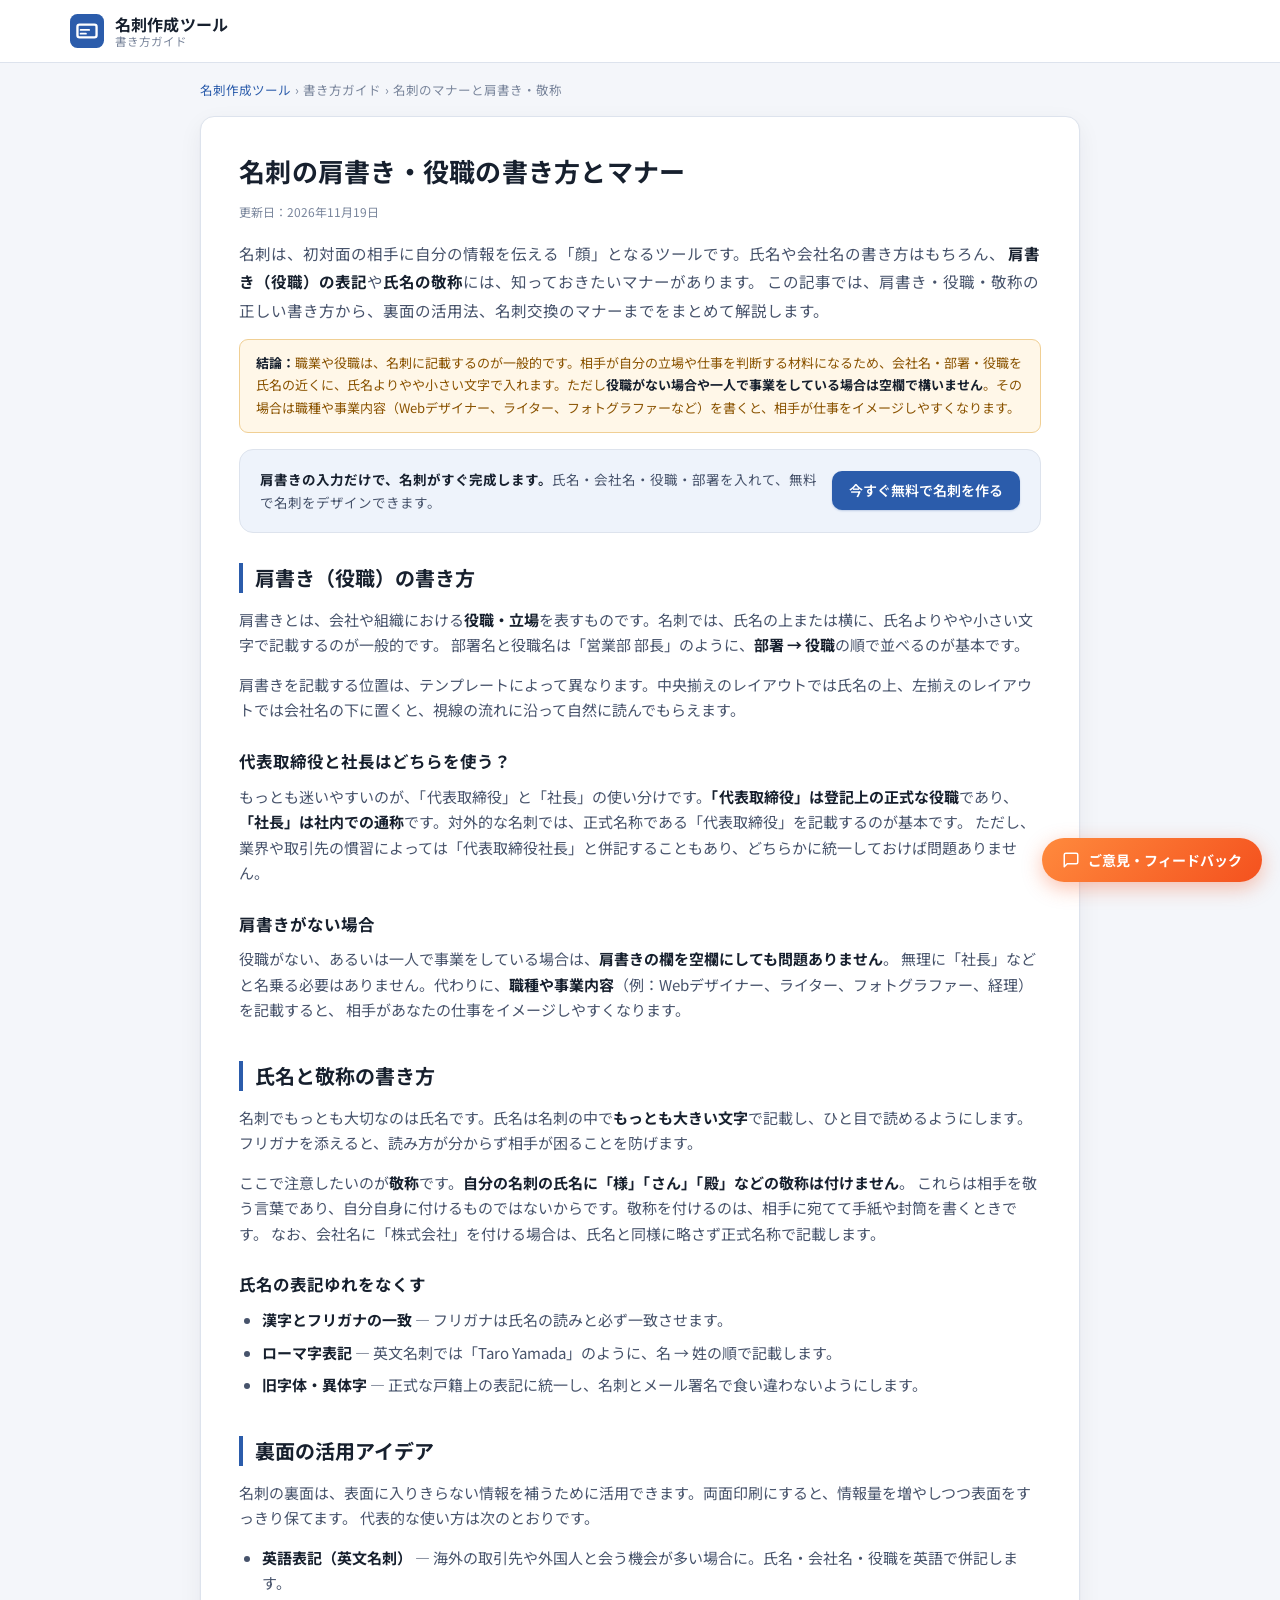
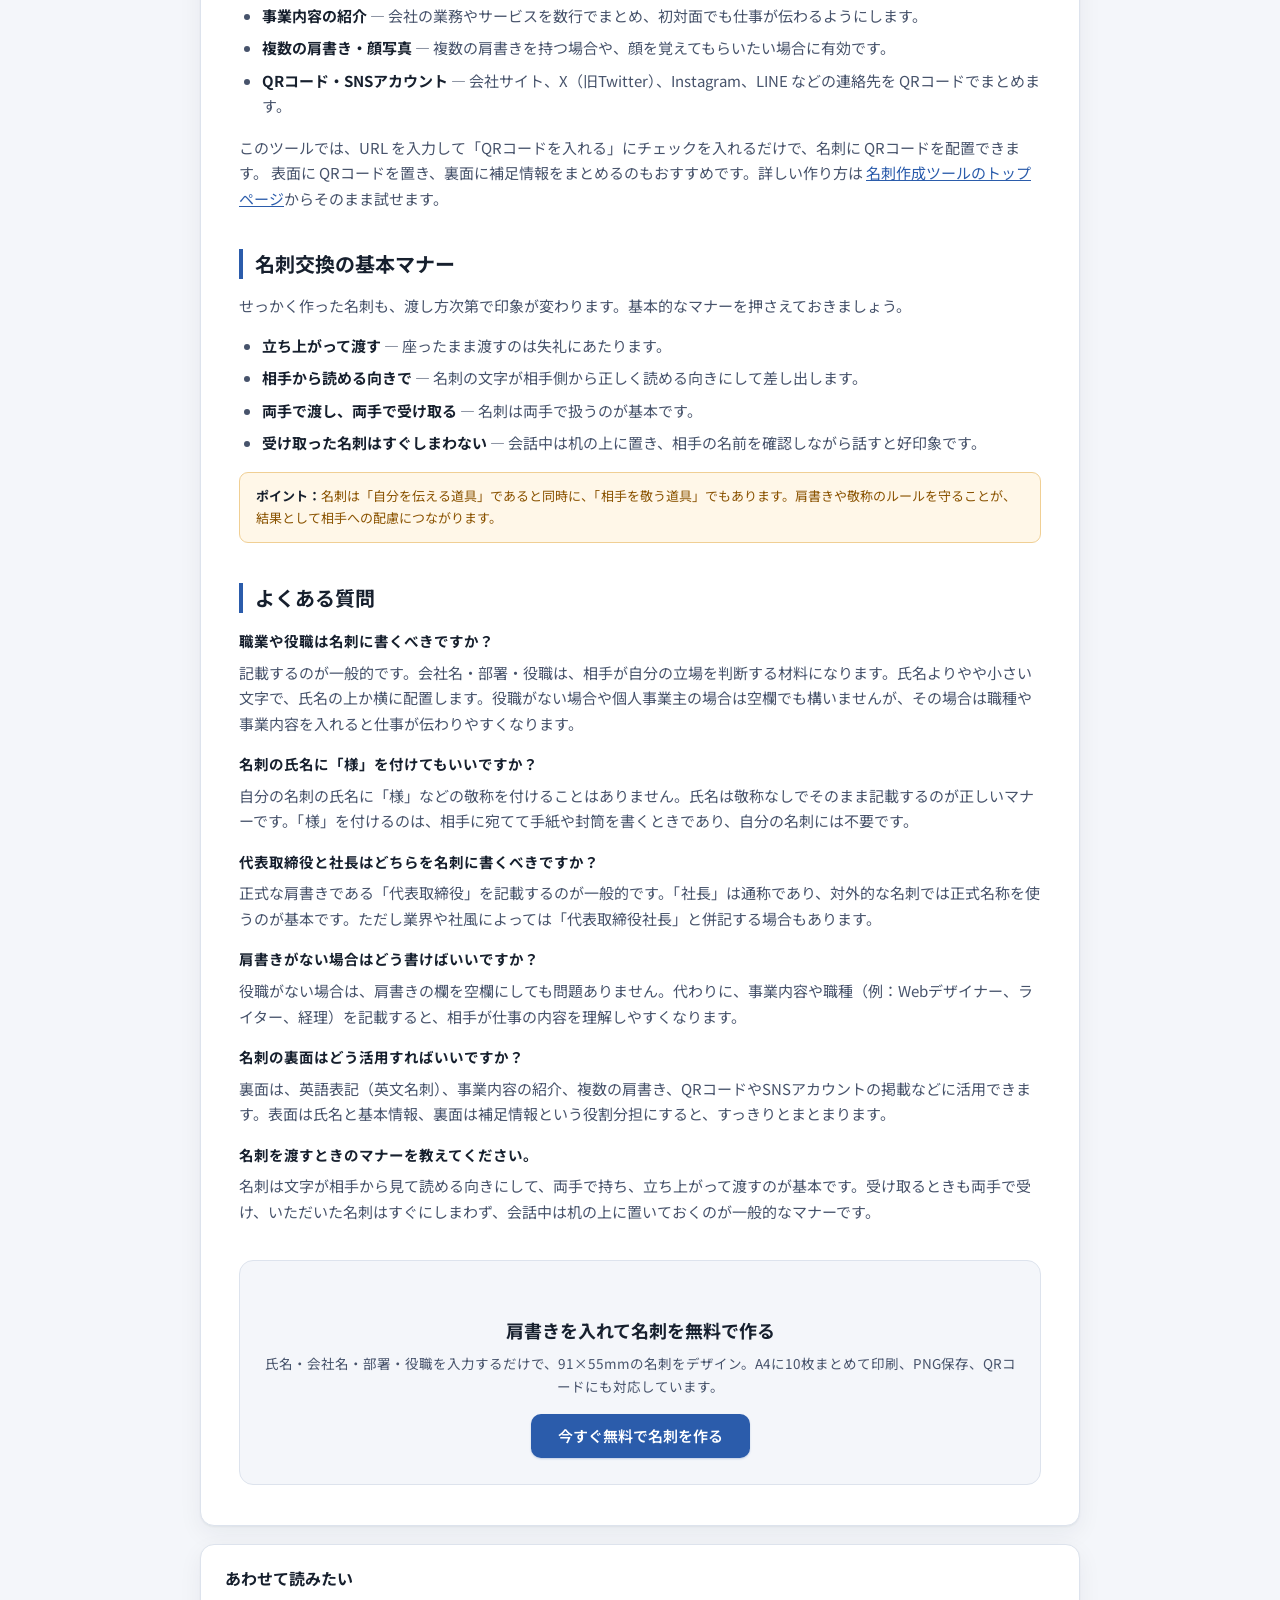
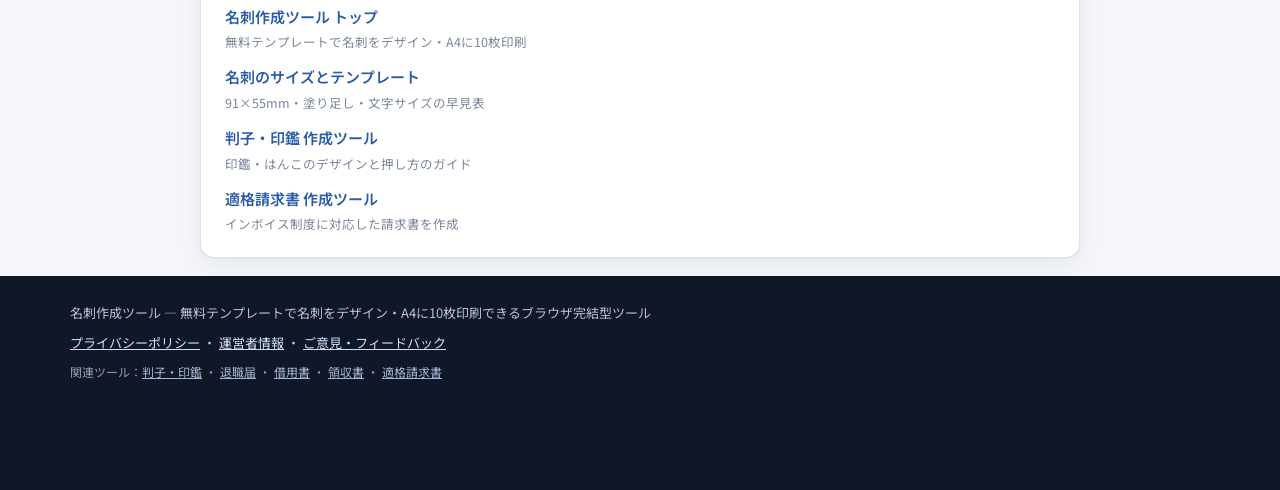
<file: meishi-manner.html>
<!DOCTYPE html>
<html lang="ja">
<head>
<meta charset="UTF-8">
<meta name="viewport" content="width=device-width, initial-scale=1">
<title>名刺の肩書き・役職の書き方｜位置・ない場合・敬称のマナー</title>
<meta name="description" content="職業や役職は名刺に書くべきか。肩書きを書く位置、代表取締役と社長の使い分け、役職がない場合の対処、氏名に「様」を付けない理由、裏面の活用法までまとめました。無料テンプレートでそのまま作成できます。">
<meta name="keywords" content="名刺 肩書き 書き方,名刺 敬称,名刺 役職 表記,名刺 裏面 活用,名刺 マナー">
<meta name="robots" content="index, follow">
<link rel="canonical" href="https://www.reveriel.com/meishi-generator/meishi-manner.html">
<meta property="og:type" content="article">
<meta property="og:title" content="名刺のマナーと肩書き・敬称の書き方ガイド">
<meta property="og:description" content="肩書き・役職・氏名の敬称の書き方、裏面の活用法、名刺交換のマナーまで解説します。">
<meta property="og:locale" content="ja_JP">
<meta property="og:url" content="https://www.reveriel.com/meishi-generator/meishi-manner.html">
<meta property="og:image" content="https://www.reveriel.com/meishi-generator/og-image.png">
<meta name="twitter:card" content="summary_large_image">
<meta name="twitter:image" content="https://www.reveriel.com/meishi-generator/og-image.png">
<link rel="icon" href="data:image/svg+xml,%3Csvg xmlns='http://www.w3.org/2000/svg' viewBox='0 0 32 32'%3E%3Crect width='32' height='32' rx='7' fill='%232b5cab'/%3E%3Crect x='7' y='10' width='18' height='12' rx='2' fill='none' stroke='%23ffffff' stroke-width='2.4'/%3E%3Cpath d='M10 15h8M10 18.5h5' stroke='%23ffffff' stroke-width='1.8' stroke-linecap='round'/%3E%3C/svg%3E">
<link rel="preconnect" href="https://fonts.googleapis.com">
<link rel="preconnect" href="https://fonts.gstatic.com" crossorigin>
<link href="https://fonts.googleapis.com/css2?family=Noto+Sans+JP:wght@400;500;700&family=Noto+Serif+JP:wght@400;600;700&display=swap" rel="stylesheet">
<link rel="stylesheet" href="style.css">
<link rel="stylesheet" href="guide.css">
<!-- Cloudflare Web Analytics --><script type='module' src='https://static.cloudflareinsights.com/beacon.min.js' data-cf-beacon='{"token": "6fc01bf3ac5e457ba1bd16b91e5b653e"}'></script><!-- End Cloudflare Web Analytics -->
<script type="application/ld+json">
{
  "@context": "https://schema.org",
  "@graph": [
    {
      "@type": "Article",
      "headline": "名刺のマナーと肩書き・敬称の書き方ガイド",
      "description": "名刺の肩書き・役職・氏名の敬称の書き方、裏面の活用法、名刺交換のマナーを解説します。",
      "inLanguage": "ja",
      "datePublished": "2026-10-12",
      "dateModified": "2026-11-19",
      "author": { "@type": "Organization", "name": "Reveriel" },
      "publisher": { "@type": "Organization", "name": "Reveriel" },
      "mainEntityOfPage": { "@type": "WebPage", "@id": "https://www.reveriel.com/meishi-generator/meishi-manner.html" },
      "image": "https://www.reveriel.com/meishi-generator/og-image.png"
    },
    {
      "@type": "FAQPage",
      "mainEntity": [
        {
          "@type": "Question",
          "name": "職業や役職は名刺に書くべきですか？",
          "acceptedAnswer": {
            "@type": "Answer",
            "text": "記載するのが一般的です。会社名・部署・役職は、相手が自分の立場を判断する材料になります。氏名よりやや小さい文字で、氏名の上か横に配置します。役職がない場合や個人事業主の場合は空欄でも構いませんが、その場合は職種や事業内容を入れると仕事が伝わりやすくなります。"
          }
        },
        {
          "@type": "Question",
          "name": "名刺の氏名に「様」を付けてもいいですか？",
          "acceptedAnswer": {
            "@type": "Answer",
            "text": "自分の名刺の氏名に「様」などの敬称を付けることはありません。氏名は敬称なしでそのまま記載するのが正しいマナーです。「様」を付けるのは、相手に宛てて手紙や封筒を書くときであり、自分の名刺には不要です。"
          }
        },
        {
          "@type": "Question",
          "name": "代表取締役と社長はどちらを名刺に書くべきですか？",
          "acceptedAnswer": {
            "@type": "Answer",
            "text": "正式な肩書きである「代表取締役」を記載するのが一般的です。「社長」は通称であり、対外的な名刺では正式名称を使うのが基本です。ただし業界や社風によっては「代表取締役社長」と併記する場合もあります。"
          }
        },
        {
          "@type": "Question",
          "name": "肩書きがない場合はどう書けばいいですか？",
          "acceptedAnswer": {
            "@type": "Answer",
            "text": "役職がない場合は、肩書きの欄を空欄にしても問題ありません。代わりに、事業内容や職種（例：Webデザイナー、ライター、経理）を記載すると、相手が仕事の内容を理解しやすくなります。"
          }
        },
        {
          "@type": "Question",
          "name": "名刺の裏面はどう活用すればいいですか？",
          "acceptedAnswer": {
            "@type": "Answer",
            "text": "裏面は、英語表記（英文名刺）、事業内容の紹介、複数の肩書き、QRコードやSNSアカウントの掲載などに活用できます。表面は氏名と基本情報、裏面は補足情報という役割分担にすると、すっきりとまとまります。"
          }
        },
        {
          "@type": "Question",
          "name": "名刺を渡すときのマナーを教えてください。",
          "acceptedAnswer": {
            "@type": "Answer",
            "text": "名刺は文字が相手から見て読める向きにして、両手で持ち、立ち上がって渡すのが基本です。受け取るときも両手で受け、いただいた名刺はすぐにしまわず、会話中は机の上に置いておくのが一般的なマナーです。"
          }
        }
      ]
    }
  ]
}
</script>
</head>
<body>

<header class="site-header no-print">
  <div class="wrap header-inner">
    <a class="brand" href="https://www.reveriel.com/meishi-generator/" style="text-decoration:none;color:inherit;">
      <svg class="brand-mark" viewBox="0 0 32 32" aria-hidden="true">
        <rect width="32" height="32" rx="7" fill="currentColor"/>
        <rect x="7" y="10" width="18" height="12" rx="2" fill="none" stroke="#fff" stroke-width="2.2"/>
        <path d="M10 15h8M10 18.5h5" stroke="#fff" stroke-width="1.7" stroke-linecap="round"/>
      </svg>
      <div class="brand-text">
        <strong>名刺作成ツール</strong>
        <span>書き方ガイド</span>
      </div>
    </a>
  </div>
</header>

<main class="wrap">
  <div class="guide-col">

    <nav class="breadcrumb no-print" aria-label="パンくず">
      <ol>
        <li><a href="https://www.reveriel.com/meishi-generator/">名刺作成ツール</a></li>
        <li>書き方ガイド</li>
        <li aria-current="page">名刺のマナーと肩書き・敬称</li>
      </ol>
    </nav>

    <article class="guide">
      <h1>名刺の肩書き・役職の書き方とマナー</h1>
      <p class="guide-meta">更新日：2026年11月19日</p>
      <p class="guide-lead">
        名刺は、初対面の相手に自分の情報を伝える「顔」となるツールです。氏名や会社名の書き方はもちろん、
        <strong>肩書き（役職）の表記</strong>や<strong>氏名の敬称</strong>には、知っておきたいマナーがあります。
        この記事では、肩書き・役職・敬称の正しい書き方から、裏面の活用法、名刺交換のマナーまでをまとめて解説します。
      </p>

      <div class="guide-note">
        <strong>結論：</strong>職業や役職は、名刺に記載するのが一般的です。相手が自分の立場や仕事を判断する材料になるため、会社名・部署・役職を氏名の近くに、氏名よりやや小さい文字で入れます。ただし<strong>役職がない場合や一人で事業をしている場合は空欄で構いません</strong>。その場合は職種や事業内容（Webデザイナー、ライター、フォトグラファーなど）を書くと、相手が仕事をイメージしやすくなります。
      </div>

      <div class="guide-cta-box">
        <p><strong>肩書きの入力だけで、名刺がすぐ完成します。</strong>氏名・会社名・役職・部署を入れて、無料で名刺をデザインできます。</p>
        <a class="btn btn-primary" href="https://www.reveriel.com/meishi-generator/">今すぐ無料で名刺を作る</a>
      </div>

      <h2>肩書き（役職）の書き方</h2>
      <p>
        肩書きとは、会社や組織における<strong>役職・立場</strong>を表すものです。名刺では、氏名の上または横に、氏名よりやや小さい文字で記載するのが一般的です。
        部署名と役職名は「営業部 部長」のように、<strong>部署 → 役職</strong>の順で並べるのが基本です。
      </p>
      <p>
        肩書きを記載する位置は、テンプレートによって異なります。中央揃えのレイアウトでは氏名の上、左揃えのレイアウトでは会社名の下に置くと、視線の流れに沿って自然に読んでもらえます。
      </p>

      <h3>代表取締役と社長はどちらを使う？</h3>
      <p>
        もっとも迷いやすいのが、「代表取締役」と「社長」の使い分けです。<strong>「代表取締役」は登記上の正式な役職</strong>であり、
        <strong>「社長」は社内での通称</strong>です。対外的な名刺では、正式名称である「代表取締役」を記載するのが基本です。
        ただし、業界や取引先の慣習によっては「代表取締役社長」と併記することもあり、どちらかに統一しておけば問題ありません。
      </p>

      <h3>肩書きがない場合</h3>
      <p>
        役職がない、あるいは一人で事業をしている場合は、<strong>肩書きの欄を空欄にしても問題ありません</strong>。
        無理に「社長」などと名乗る必要はありません。代わりに、<strong>職種や事業内容</strong>（例：Webデザイナー、ライター、フォトグラファー、経理）を記載すると、
        相手があなたの仕事をイメージしやすくなります。
      </p>

      <h2>氏名と敬称の書き方</h2>
      <p>
        名刺でもっとも大切なのは氏名です。氏名は名刺の中で<strong>もっとも大きい文字</strong>で記載し、ひと目で読めるようにします。
        フリガナを添えると、読み方が分からず相手が困ることを防げます。
      </p>
      <p>
        ここで注意したいのが<strong>敬称</strong>です。<strong>自分の名刺の氏名に「様」「さん」「殿」などの敬称は付けません</strong>。
        これらは相手を敬う言葉であり、自分自身に付けるものではないからです。敬称を付けるのは、相手に宛てて手紙や封筒を書くときです。
        なお、会社名に「株式会社」を付ける場合は、氏名と同様に略さず正式名称で記載します。
      </p>

      <h3>氏名の表記ゆれをなくす</h3>
      <ul>
        <li><strong>漢字とフリガナの一致</strong> — フリガナは氏名の読みと必ず一致させます。</li>
        <li><strong>ローマ字表記</strong> — 英文名刺では「Taro Yamada」のように、名 → 姓の順で記載します。</li>
        <li><strong>旧字体・異体字</strong> — 正式な戸籍上の表記に統一し、名刺とメール署名で食い違わないようにします。</li>
      </ul>

      <h2>裏面の活用アイデア</h2>
      <p>
        名刺の裏面は、表面に入りきらない情報を補うために活用できます。両面印刷にすると、情報量を増やしつつ表面をすっきり保てます。
        代表的な使い方は次のとおりです。
      </p>
      <ul>
        <li><strong>英語表記（英文名刺）</strong> — 海外の取引先や外国人と会う機会が多い場合に。氏名・会社名・役職を英語で併記します。</li>
        <li><strong>事業内容の紹介</strong> — 会社の業務やサービスを数行でまとめ、初対面でも仕事が伝わるようにします。</li>
        <li><strong>複数の肩書き・顔写真</strong> — 複数の肩書きを持つ場合や、顔を覚えてもらいたい場合に有効です。</li>
        <li><strong>QRコード・SNSアカウント</strong> — 会社サイト、X（旧Twitter）、Instagram、LINE などの連絡先を QRコードでまとめます。</li>
      </ul>
      <p>
        このツールでは、URL を入力して「QRコードを入れる」にチェックを入れるだけで、名刺に QRコードを配置できます。
        表面に QRコードを置き、裏面に補足情報をまとめるのもおすすめです。詳しい作り方は
        <a href="https://www.reveriel.com/meishi-generator/">名刺作成ツールのトップページ</a>からそのまま試せます。
      </p>

      <h2>名刺交換の基本マナー</h2>
      <p>
        せっかく作った名刺も、渡し方次第で印象が変わります。基本的なマナーを押さえておきましょう。
      </p>
      <ul>
        <li><strong>立ち上がって渡す</strong> — 座ったまま渡すのは失礼にあたります。</li>
        <li><strong>相手から読める向きで</strong> — 名刺の文字が相手側から正しく読める向きにして差し出します。</li>
        <li><strong>両手で渡し、両手で受け取る</strong> — 名刺は両手で扱うのが基本です。</li>
        <li><strong>受け取った名刺はすぐしまわない</strong> — 会話中は机の上に置き、相手の名前を確認しながら話すと好印象です。</li>
      </ul>
      <div class="guide-note">
        <strong>ポイント：</strong>名刺は「自分を伝える道具」であると同時に、「相手を敬う道具」でもあります。肩書きや敬称のルールを守ることが、結果として相手への配慮につながります。
      </div>

      <section class="guide-faq" aria-labelledby="faqTitle">
        <h2 id="faqTitle">よくある質問</h2>
        <dl>
          <dt>職業や役職は名刺に書くべきですか？</dt>
          <dd>記載するのが一般的です。会社名・部署・役職は、相手が自分の立場を判断する材料になります。氏名よりやや小さい文字で、氏名の上か横に配置します。役職がない場合や個人事業主の場合は空欄でも構いませんが、その場合は職種や事業内容を入れると仕事が伝わりやすくなります。</dd>

          <dt>名刺の氏名に「様」を付けてもいいですか？</dt>
          <dd>自分の名刺の氏名に「様」などの敬称を付けることはありません。氏名は敬称なしでそのまま記載するのが正しいマナーです。「様」を付けるのは、相手に宛てて手紙や封筒を書くときであり、自分の名刺には不要です。</dd>

          <dt>代表取締役と社長はどちらを名刺に書くべきですか？</dt>
          <dd>正式な肩書きである「代表取締役」を記載するのが一般的です。「社長」は通称であり、対外的な名刺では正式名称を使うのが基本です。ただし業界や社風によっては「代表取締役社長」と併記する場合もあります。</dd>

          <dt>肩書きがない場合はどう書けばいいですか？</dt>
          <dd>役職がない場合は、肩書きの欄を空欄にしても問題ありません。代わりに、事業内容や職種（例：Webデザイナー、ライター、経理）を記載すると、相手が仕事の内容を理解しやすくなります。</dd>

          <dt>名刺の裏面はどう活用すればいいですか？</dt>
          <dd>裏面は、英語表記（英文名刺）、事業内容の紹介、複数の肩書き、QRコードやSNSアカウントの掲載などに活用できます。表面は氏名と基本情報、裏面は補足情報という役割分担にすると、すっきりとまとまります。</dd>

          <dt>名刺を渡すときのマナーを教えてください。</dt>
          <dd>名刺は文字が相手から見て読める向きにして、両手で持ち、立ち上がって渡すのが基本です。受け取るときも両手で受け、いただいた名刺はすぐにしまわず、会話中は机の上に置いておくのが一般的なマナーです。</dd>
        </dl>
      </section>

      <div class="guide-cta-foot">
        <h2>肩書きを入れて名刺を無料で作る</h2>
        <p>氏名・会社名・部署・役職を入力するだけで、91×55mmの名刺をデザイン。A4に10枚まとめて印刷、PNG保存、QRコードにも対応しています。</p>
        <a class="btn btn-primary" href="https://www.reveriel.com/meishi-generator/">今すぐ無料で名刺を作る</a>
      </div>
    </article>

    <section class="guide-related no-print" aria-labelledby="relTitle">
      <h2 id="relTitle">あわせて読みたい</h2>
      <ul>
        <li><a href="https://www.reveriel.com/meishi-generator/">名刺作成ツール トップ<span class="rel-desc">無料テンプレートで名刺をデザイン・A4に10枚印刷</span></a></li>
        <li><a href="https://www.reveriel.com/meishi-generator/meishi-size.html">名刺のサイズとテンプレート<span class="rel-desc">91×55mm・塗り足し・文字サイズの早見表</span></a></li>
        <li><a href="https://www.reveriel.com/hanko-generator/">判子・印鑑 作成ツール<span class="rel-desc">印鑑・はんこのデザインと押し方のガイド</span></a></li>
        <li><a href="https://www.reveriel.com/japan-invoice-pdf/">適格請求書 作成ツール<span class="rel-desc">インボイス制度に対応した請求書を作成</span></a></li>
      </ul>
    </section>

  </div>
</main>

<footer class="site-footer no-print">
  <div class="wrap">
    <p>名刺作成ツール — 無料テンプレートで名刺をデザイン・A4に10枚印刷できるブラウザ完結型ツール</p>
    <p>
      <a href="https://www.reveriel.com/meishi-generator/privacy.html">プライバシーポリシー</a> ・
      <a href="https://www.reveriel.com/meishi-generator/company.html">運営者情報</a> ・
      <a href="https://docs.google.com/forms/d/e/1FAIpQLSfHGUfgAlViT3TFiVtJi_EpJ4ioUpd9oGyaJ7rehEV-gBH_PA/viewform?usp=pp_url&amp;entry.1745177199=%E5%90%8D%E5%88%BA" target="_blank" rel="noopener">ご意見・フィードバック</a>
    </p>
    <p class="related">関連ツール：<a href="https://www.reveriel.com/hanko-generator/">判子・印鑑</a> ・ <a href="https://www.reveriel.com/taishoku-form/">退職届</a> ・ <a href="https://www.reveriel.com/shakuyo-contract/">借用書</a> ・ <a href="https://www.reveriel.com/ryoshusho-pdf/">領収書</a> ・ <a href="https://www.reveriel.com/japan-invoice-pdf/">適格請求書</a></p>
  </div>
</footer>

<a href="https://docs.google.com/forms/d/e/1FAIpQLSfHGUfgAlViT3TFiVtJi_EpJ4ioUpd9oGyaJ7rehEV-gBH_PA/viewform?usp=pp_url&amp;entry.1745177199=%E5%90%8D%E5%88%BA" target="_blank" rel="noopener" class="feedback-fab" aria-label="ご意見・フィードバックを送る">
  <svg viewBox="0 0 24 24" fill="none" stroke="currentColor" stroke-width="2" stroke-linecap="round" stroke-linejoin="round" aria-hidden="true"><path d="M21 15a2 2 0 0 1-2 2H7l-4 4V5a2 2 0 0 1 2-2h14a2 2 0 0 1 2 2z"/></svg>
  <span>ご意見・フィードバック</span>
</a>
</body>
</html>
</file>
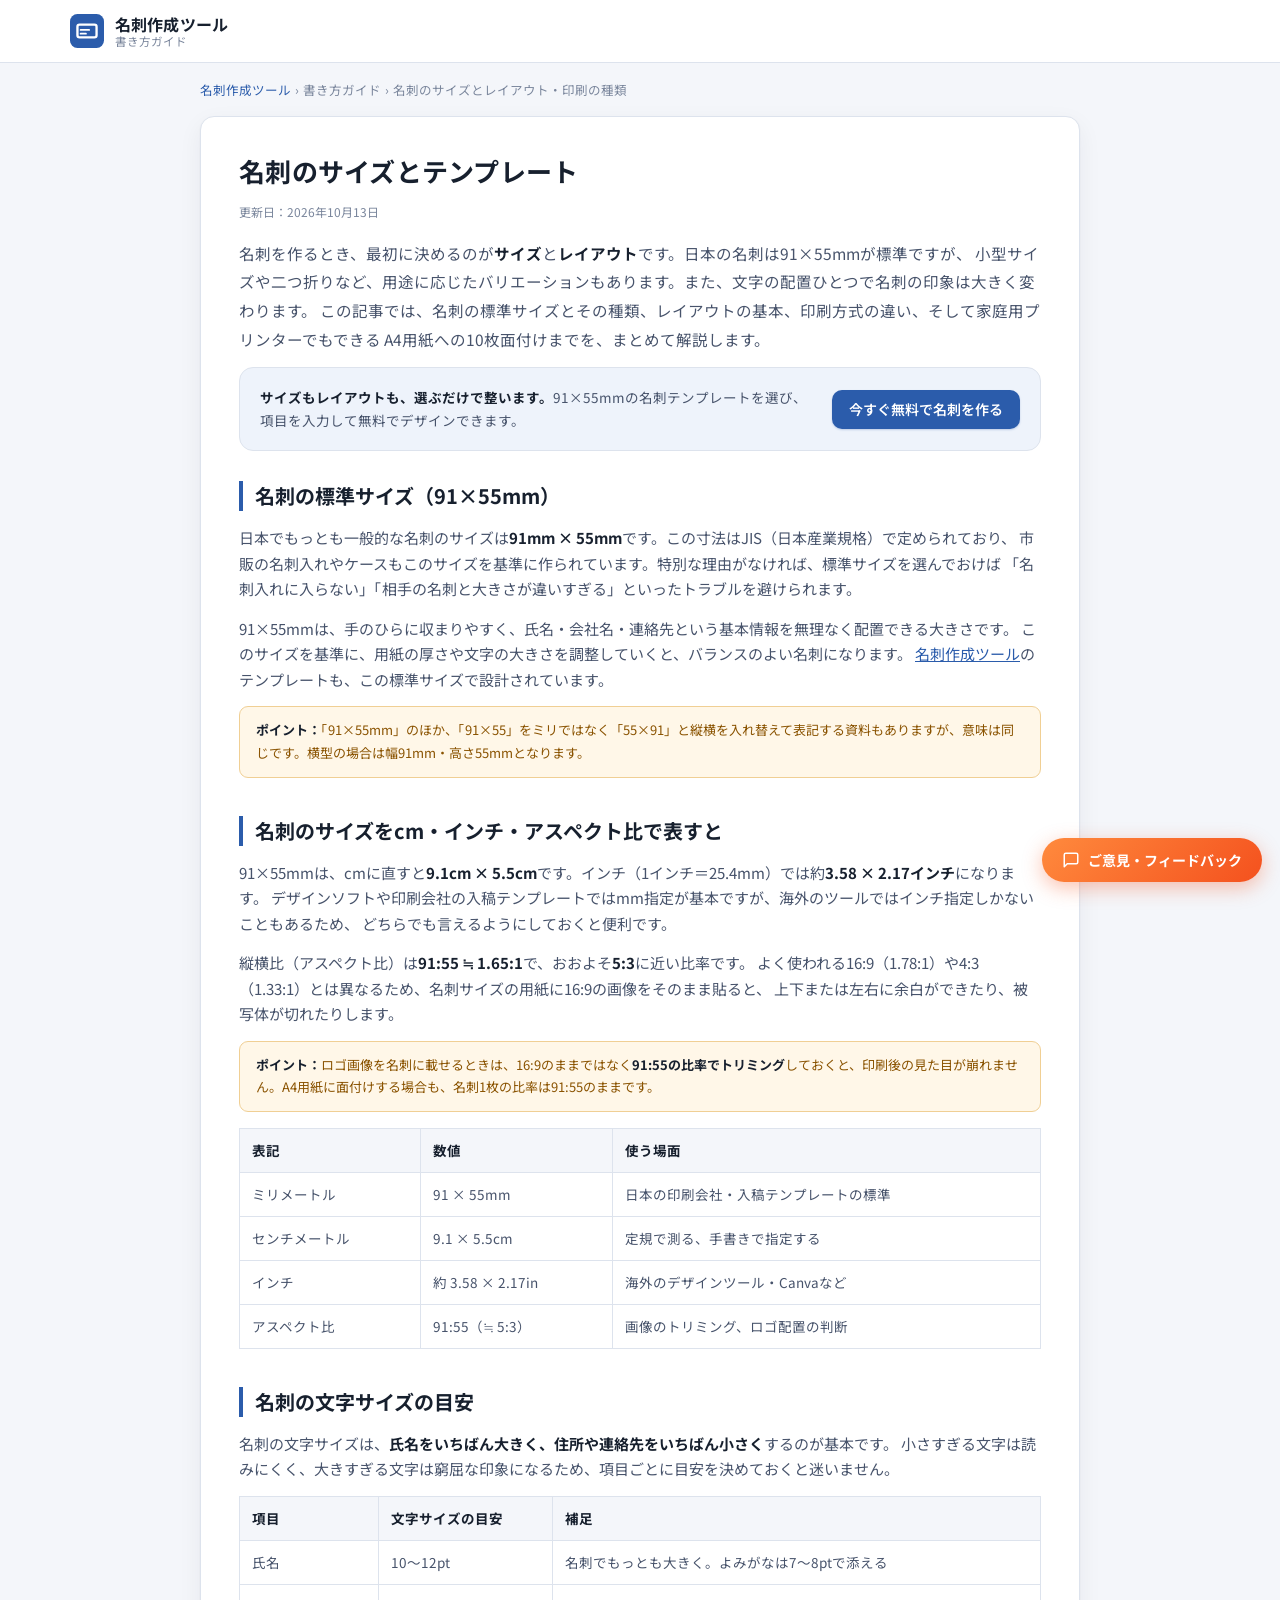
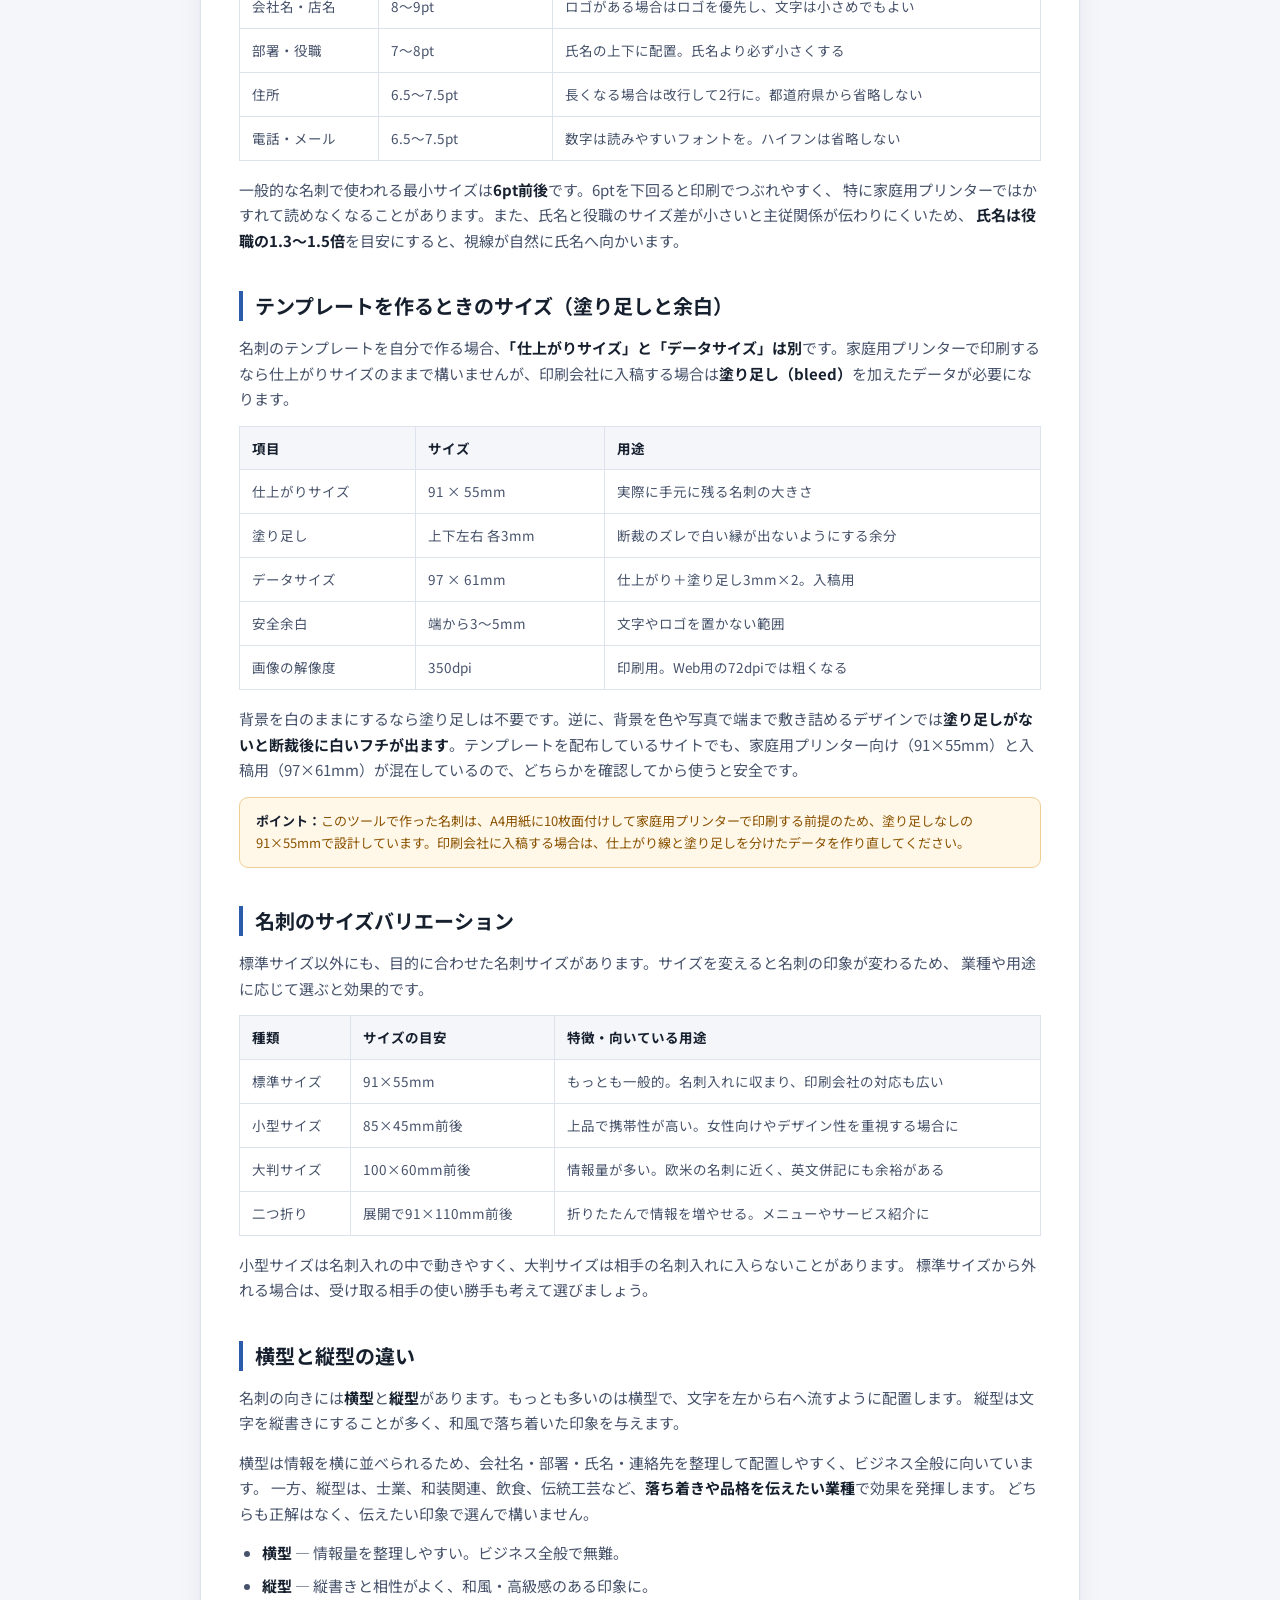
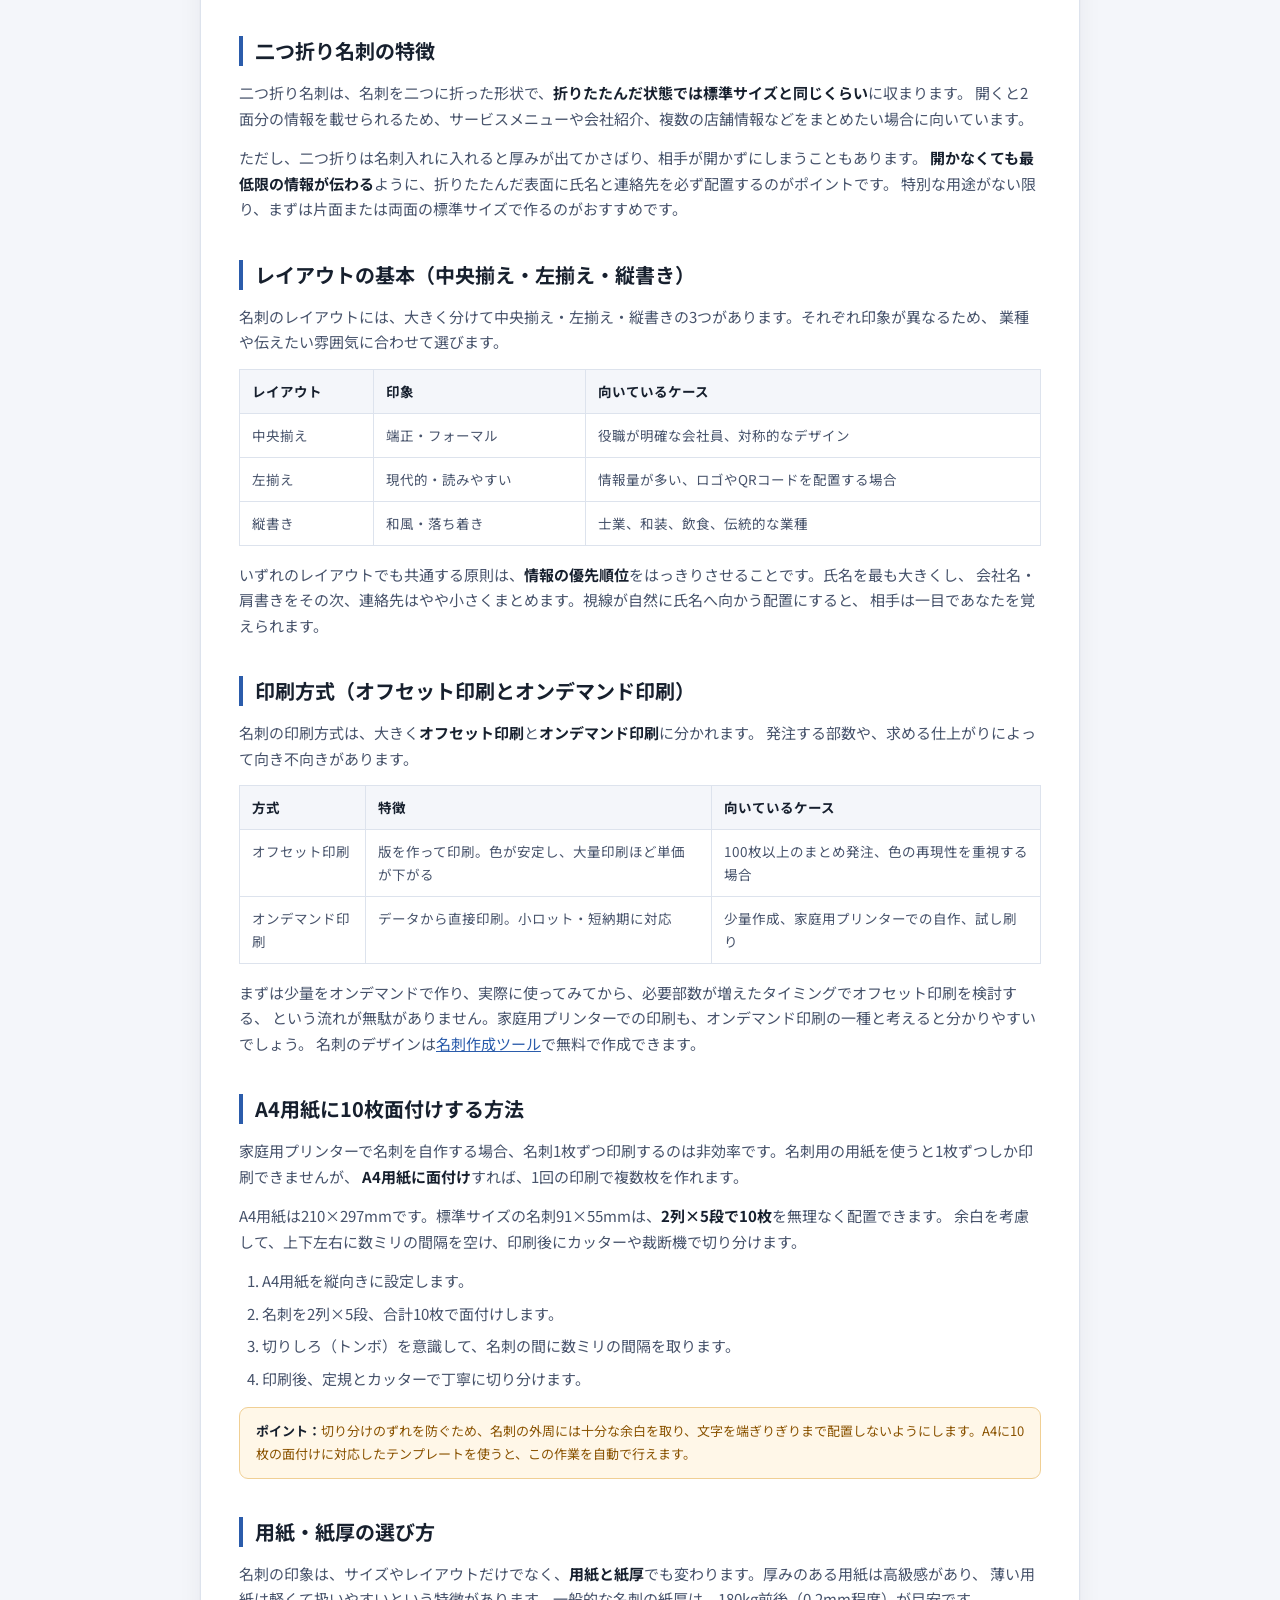
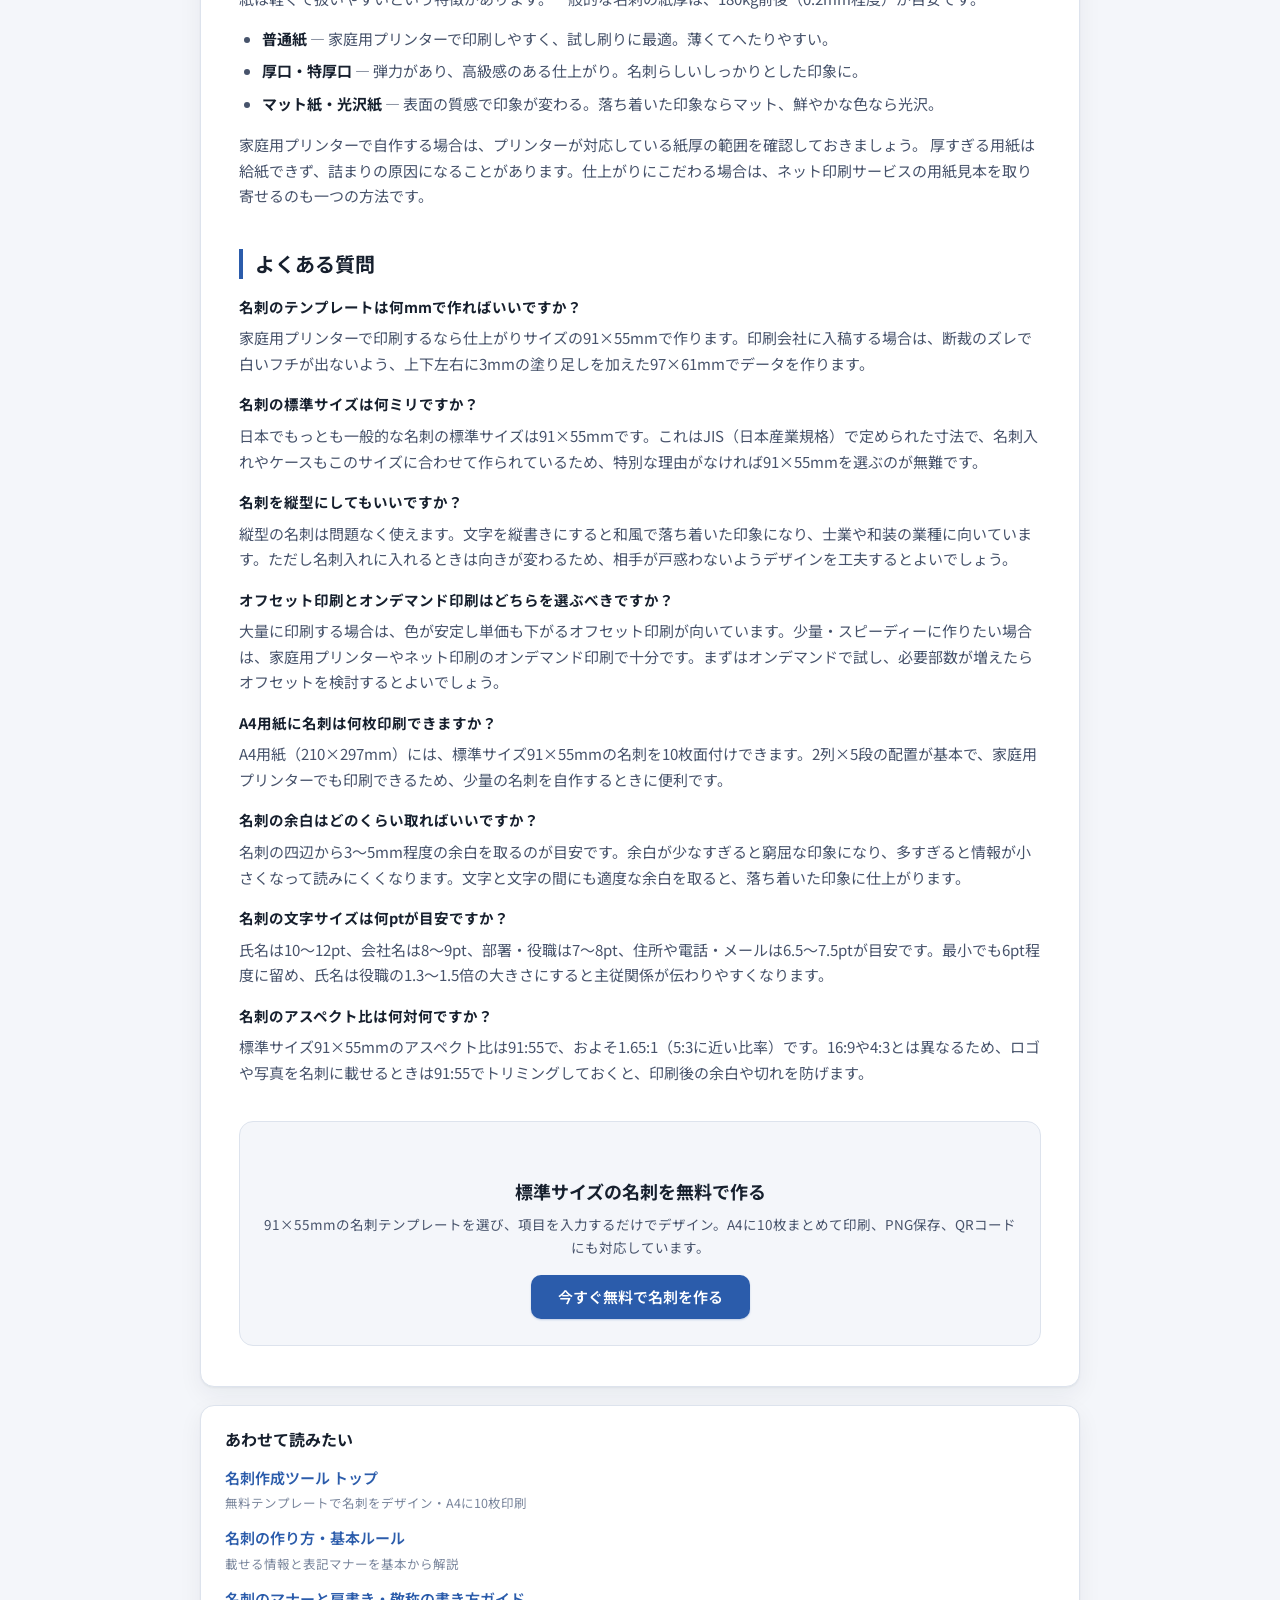
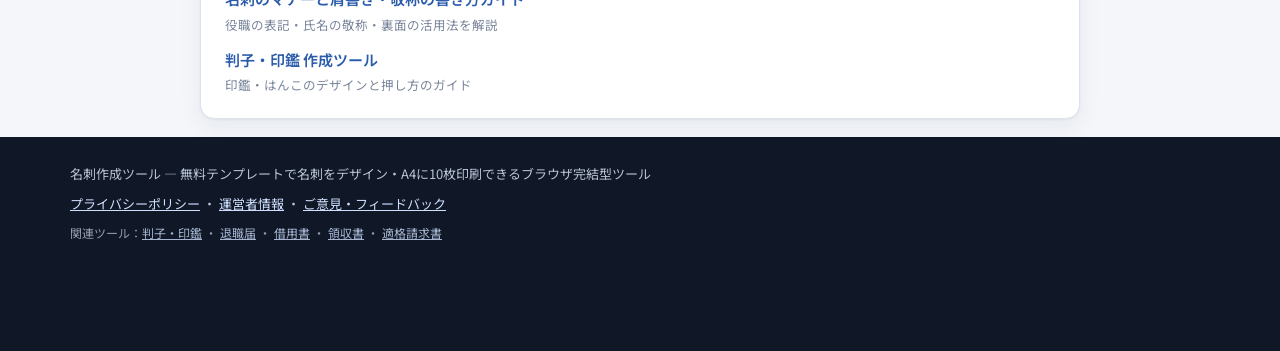
<file: meishi-size.html>
<!DOCTYPE html>
<html lang="ja">
<head>
<meta charset="UTF-8">
<meta name="viewport" content="width=device-width, initial-scale=1">
<title>名刺のサイズとテンプレート｜91×55mm・塗り足し・文字サイズ早見表</title>
<meta name="description" content="名刺の標準サイズ91×55mmと、入稿用テンプレートの塗り足し（97×61mm）、文字サイズの目安、A4に10枚面付けする方法まで解説します。家庭用プリンターと印刷会社で必要なデータの違いもまとめました。">
<meta name="keywords" content="名刺 サイズ,名刺 文字 サイズ,名刺 アスペクト比,名刺 91×55,名刺 レイアウト,名刺 縦型,名刺 二つ折り,名刺 印刷">
<meta name="robots" content="index, follow">
<link rel="canonical" href="https://www.reveriel.com/meishi-generator/meishi-size.html">
<meta property="og:type" content="article">
<meta property="og:title" content="名刺のサイズとレイアウト・印刷の種類｜91×55mmの基本と横型/縦型">
<meta property="og:description" content="標準サイズ91×55mm、横型・縦型・二つ折り、レイアウトの基本、印刷方式の違い、A4に10枚面付けする方法まで解説します。">
<meta property="og:locale" content="ja_JP">
<meta property="og:url" content="https://www.reveriel.com/meishi-generator/meishi-size.html">
<meta property="og:image" content="https://www.reveriel.com/meishi-generator/og-image.png">
<meta name="twitter:card" content="summary_large_image">
<meta name="twitter:image" content="https://www.reveriel.com/meishi-generator/og-image.png">
<meta name="theme-color" content="#2b5cab">
<link rel="icon" href="data:image/svg+xml,%3Csvg xmlns='http://www.w3.org/2000/svg' viewBox='0 0 32 32'%3E%3Crect width='32' height='32' rx='7' fill='%232b5cab'/%3E%3Crect x='7' y='10' width='18' height='12' rx='2' fill='none' stroke='%23ffffff' stroke-width='2.4'/%3E%3Cpath d='M10 15h8M10 18.5h5' stroke='%23ffffff' stroke-width='1.8' stroke-linecap='round'/%3E%3C/svg%3E">
<link rel="preconnect" href="https://fonts.googleapis.com">
<link rel="preconnect" href="https://fonts.gstatic.com" crossorigin>
<link href="https://fonts.googleapis.com/css2?family=Noto+Sans+JP:wght@400;500;700&family=Noto+Serif+JP:wght@400;600;700&display=swap" rel="stylesheet">
<link rel="stylesheet" href="style.css">
<link rel="stylesheet" href="guide.css">
<!-- Cloudflare Web Analytics --><script type='module' src='https://static.cloudflareinsights.com/beacon.min.js' data-cf-beacon='{"token": "6fc01bf3ac5e457ba1bd16b91e5b653e"}'></script><!-- End Cloudflare Web Analytics -->
<script type="application/ld+json">
{
  "@context": "https://schema.org",
  "@graph": [
    {
      "@type": "Article",
      "headline": "名刺のサイズとテンプレート｜91×55mm・塗り足し・文字サイズ早見表",
      "description": "名刺の標準サイズ91×55mm、小型・横型・縦型・二つ折り、レイアウトの基本、オフセット印刷とオンデマンド印刷の違い、A4に10枚面付けする方法を解説します。",
      "inLanguage": "ja",
      "datePublished": "2026-10-13",
      "dateModified": "2026-11-19",
      "author": { "@type": "Organization", "name": "Reveriel" },
      "publisher": { "@type": "Organization", "name": "Reveriel" },
      "mainEntityOfPage": { "@type": "WebPage", "@id": "https://www.reveriel.com/meishi-generator/meishi-size.html" },
      "image": "https://www.reveriel.com/meishi-generator/og-image.png"
    },
    {
      "@type": "FAQPage",
      "mainEntity": [
        {
          "@type": "Question",
          "name": "名刺のテンプレートは何mmで作ればいいですか？",
          "acceptedAnswer": {
            "@type": "Answer",
            "text": "家庭用プリンターで印刷するなら仕上がりサイズの91×55mmで作ります。印刷会社に入稿する場合は、断裁のズレで白いフチが出ないよう、上下左右に3mmの塗り足しを加えた97×61mmでデータを作ります。"
          }
        },
        {
          "@type": "Question",
          "name": "名刺の標準サイズは何ミリですか？",
          "acceptedAnswer": {
            "@type": "Answer",
            "text": "日本でもっとも一般的な名刺の標準サイズは91×55mmです。これはJIS（日本産業規格）で定められた寸法で、名刺入れやケースもこのサイズに合わせて作られているため、特別な理由がなければ91×55mmを選ぶのが無難です。"
          }
        },
        {
          "@type": "Question",
          "name": "名刺を縦型にしてもいいですか？",
          "acceptedAnswer": {
            "@type": "Answer",
            "text": "縦型の名刺は問題なく使えます。文字を縦書きにすると和風で落ち着いた印象になり、士業や和装の業種に向いています。ただし名刺入れに入れるときは向きが変わるため、相手が戸惑わないようデザインを工夫するとよいでしょう。"
          }
        },
        {
          "@type": "Question",
          "name": "オフセット印刷とオンデマンド印刷はどちらを選ぶべきですか？",
          "acceptedAnswer": {
            "@type": "Answer",
            "text": "大量に印刷する場合は、色が安定し単価も下がるオフセット印刷が向いています。少量・スピーディーに作りたい場合は、家庭用プリンターやネット印刷のオンデマンド印刷で十分です。まずはオンデマンドで試し、必要部数が増えたらオフセットを検討するとよいでしょう。"
          }
        },
        {
          "@type": "Question",
          "name": "A4用紙に名刺は何枚印刷できますか？",
          "acceptedAnswer": {
            "@type": "Answer",
            "text": "A4用紙（210×297mm）には、標準サイズ91×55mmの名刺を10枚面付けできます。2列×5段の配置が基本で、家庭用プリンターでも印刷できるため、少量の名刺を自作するときに便利です。"
          }
        },
        {
          "@type": "Question",
          "name": "名刺の余白はどのくらい取ればいいですか？",
          "acceptedAnswer": {
            "@type": "Answer",
            "text": "名刺の四辺から3〜5mm程度の余白を取るのが目安です。余白が少なすぎると窮屈な印象になり、多すぎると情報が小さくなって読みにくくなります。文字と文字の間にも適度な余白を取ると、落ち着いた印象に仕上がります。"
          }
        },
        {
          "@type": "Question",
          "name": "名刺の文字サイズは何ptが目安ですか？",
          "acceptedAnswer": {
            "@type": "Answer",
            "text": "氏名は10〜12pt、会社名は8〜9pt、部署・役職は7〜8pt、住所や電話・メールは6.5〜7.5ptが目安です。最小でも6pt程度に留め、氏名は役職の1.3〜1.5倍の大きさにすると主従関係が伝わりやすくなります。"
          }
        },
        {
          "@type": "Question",
          "name": "名刺のアスペクト比は何対何ですか？",
          "acceptedAnswer": {
            "@type": "Answer",
            "text": "標準サイズ91×55mmのアスペクト比は91:55で、およそ1.65:1（5:3に近い比率）です。16:9や4:3とは異なるため、ロゴや写真を名刺に載せるときは91:55でトリミングしておくと、印刷後の余白や切れを防げます。"
          }
        }
      ]
    }
  ]
}
</script>
</head>
<body>

<header class="site-header no-print">
  <div class="wrap header-inner">
    <a class="brand" href="https://www.reveriel.com/meishi-generator/" style="text-decoration:none;color:inherit;">
      <svg class="brand-mark" viewBox="0 0 32 32" aria-hidden="true">
        <rect width="32" height="32" rx="7" fill="currentColor"/>
        <rect x="7" y="10" width="18" height="12" rx="2" fill="none" stroke="#fff" stroke-width="2.2"/>
        <path d="M10 15h8M10 18.5h5" stroke="#fff" stroke-width="1.7" stroke-linecap="round"/>
      </svg>
      <div class="brand-text">
        <strong>名刺作成ツール</strong>
        <span>書き方ガイド</span>
      </div>
    </a>
  </div>
</header>

<main class="wrap">
  <div class="guide-col">

    <nav class="breadcrumb no-print" aria-label="パンくず">
      <ol>
        <li><a href="https://www.reveriel.com/meishi-generator/">名刺作成ツール</a></li>
        <li>書き方ガイド</li>
        <li aria-current="page">名刺のサイズとレイアウト・印刷の種類</li>
      </ol>
    </nav>

    <article class="guide">
      <h1>名刺のサイズとテンプレート</h1>
      <p class="guide-meta">更新日：2026年10月13日</p>
      <p class="guide-lead">
        名刺を作るとき、最初に決めるのが<strong>サイズ</strong>と<strong>レイアウト</strong>です。日本の名刺は91×55mmが標準ですが、
        小型サイズや二つ折りなど、用途に応じたバリエーションもあります。また、文字の配置ひとつで名刺の印象は大きく変わります。
        この記事では、名刺の標準サイズとその種類、レイアウトの基本、印刷方式の違い、そして家庭用プリンターでもできる
        A4用紙への10枚面付けまでを、まとめて解説します。
      </p>

      <div class="guide-cta-box">
        <p><strong>サイズもレイアウトも、選ぶだけで整います。</strong>91×55mmの名刺テンプレートを選び、項目を入力して無料でデザインできます。</p>
        <a class="btn btn-primary" href="https://www.reveriel.com/meishi-generator/">今すぐ無料で名刺を作る</a>
      </div>

      <h2>名刺の標準サイズ（91×55mm）</h2>
      <p>
        日本でもっとも一般的な名刺のサイズは<strong>91mm × 55mm</strong>です。この寸法はJIS（日本産業規格）で定められており、
        市販の名刺入れやケースもこのサイズを基準に作られています。特別な理由がなければ、標準サイズを選んでおけば
        「名刺入れに入らない」「相手の名刺と大きさが違いすぎる」といったトラブルを避けられます。
      </p>
      <p>
        91×55mmは、手のひらに収まりやすく、氏名・会社名・連絡先という基本情報を無理なく配置できる大きさです。
        このサイズを基準に、用紙の厚さや文字の大きさを調整していくと、バランスのよい名刺になります。
        <a href="https://www.reveriel.com/meishi-generator/">名刺作成ツール</a>のテンプレートも、この標準サイズで設計されています。
      </p>
      <div class="guide-note">
        <strong>ポイント：</strong>「91×55mm」のほか、「91×55」をミリではなく「55×91」と縦横を入れ替えて表記する資料もありますが、意味は同じです。横型の場合は幅91mm・高さ55mmとなります。
      </div>

      <h2>名刺のサイズをcm・インチ・アスペクト比で表すと</h2>
      <p>
        91×55mmは、cmに直すと<strong>9.1cm × 5.5cm</strong>です。インチ（1インチ＝25.4mm）では約<strong>3.58 × 2.17インチ</strong>になります。
        デザインソフトや印刷会社の入稿テンプレートではmm指定が基本ですが、海外のツールではインチ指定しかないこともあるため、
        どちらでも言えるようにしておくと便利です。
      </p>
      <p>
        縦横比（アスペクト比）は<strong>91:55 ≒ 1.65:1</strong>で、おおよそ<strong>5:3</strong>に近い比率です。
        よく使われる16:9（1.78:1）や4:3（1.33:1）とは異なるため、名刺サイズの用紙に16:9の画像をそのまま貼ると、
        上下または左右に余白ができたり、被写体が切れたりします。
      </p>
      <div class="guide-note">
        <strong>ポイント：</strong>ロゴ画像を名刺に載せるときは、16:9のままではなく<strong>91:55の比率でトリミング</strong>しておくと、印刷後の見た目が崩れません。A4用紙に面付けする場合も、名刺1枚の比率は91:55のままです。
      </div>
      <table class="guide-table">
        <thead>
          <tr><th>表記</th><th>数値</th><th>使う場面</th></tr>
        </thead>
        <tbody>
          <tr><td>ミリメートル</td><td>91 × 55mm</td><td>日本の印刷会社・入稿テンプレートの標準</td></tr>
          <tr><td>センチメートル</td><td>9.1 × 5.5cm</td><td>定規で測る、手書きで指定する</td></tr>
          <tr><td>インチ</td><td>約 3.58 × 2.17in</td><td>海外のデザインツール・Canvaなど</td></tr>
          <tr><td>アスペクト比</td><td>91:55（≒ 5:3）</td><td>画像のトリミング、ロゴ配置の判断</td></tr>
        </tbody>
      </table>

      <h2>名刺の文字サイズの目安</h2>
      <p>
        名刺の文字サイズは、<strong>氏名をいちばん大きく、住所や連絡先をいちばん小さく</strong>するのが基本です。
        小さすぎる文字は読みにくく、大きすぎる文字は窮屈な印象になるため、項目ごとに目安を決めておくと迷いません。
      </p>
      <table class="guide-table">
        <thead>
          <tr><th>項目</th><th>文字サイズの目安</th><th>補足</th></tr>
        </thead>
        <tbody>
          <tr><td>氏名</td><td>10〜12pt</td><td>名刺でもっとも大きく。よみがなは7〜8ptで添える</td></tr>
          <tr><td>会社名・店名</td><td>8〜9pt</td><td>ロゴがある場合はロゴを優先し、文字は小さめでもよい</td></tr>
          <tr><td>部署・役職</td><td>7〜8pt</td><td>氏名の上下に配置。氏名より必ず小さくする</td></tr>
          <tr><td>住所</td><td>6.5〜7.5pt</td><td>長くなる場合は改行して2行に。都道府県から省略しない</td></tr>
          <tr><td>電話・メール</td><td>6.5〜7.5pt</td><td>数字は読みやすいフォントを。ハイフンは省略しない</td></tr>
        </tbody>
      </table>
      <p>
        一般的な名刺で使われる最小サイズは<strong>6pt前後</strong>です。6ptを下回ると印刷でつぶれやすく、
        特に家庭用プリンターではかすれて読めなくなることがあります。また、氏名と役職のサイズ差が小さいと主従関係が伝わりにくいため、
        <strong>氏名は役職の1.3〜1.5倍</strong>を目安にすると、視線が自然に氏名へ向かいます。
      </p>

      <h2>テンプレートを作るときのサイズ（塗り足しと余白）</h2>
      <p>
        名刺のテンプレートを自分で作る場合、<strong>「仕上がりサイズ」と「データサイズ」は別</strong>です。家庭用プリンターで印刷するなら仕上がりサイズのままで構いませんが、印刷会社に入稿する場合は<strong>塗り足し（bleed）</strong>を加えたデータが必要になります。
      </p>
      <table class="guide-table">
        <thead>
          <tr><th>項目</th><th>サイズ</th><th>用途</th></tr>
        </thead>
        <tbody>
          <tr><td>仕上がりサイズ</td><td>91 × 55mm</td><td>実際に手元に残る名刺の大きさ</td></tr>
          <tr><td>塗り足し</td><td>上下左右 各3mm</td><td>断裁のズレで白い縁が出ないようにする余分</td></tr>
          <tr><td>データサイズ</td><td>97 × 61mm</td><td>仕上がり＋塗り足し3mm×2。入稿用</td></tr>
          <tr><td>安全余白</td><td>端から3〜5mm</td><td>文字やロゴを置かない範囲</td></tr>
          <tr><td>画像の解像度</td><td>350dpi</td><td>印刷用。Web用の72dpiでは粗くなる</td></tr>
        </tbody>
      </table>
      <p>
        背景を白のままにするなら塗り足しは不要です。逆に、背景を色や写真で端まで敷き詰めるデザインでは<strong>塗り足しがないと断裁後に白いフチが出ます</strong>。テンプレートを配布しているサイトでも、家庭用プリンター向け（91×55mm）と入稿用（97×61mm）が混在しているので、どちらかを確認してから使うと安全です。
      </p>
      <div class="guide-note">
        <strong>ポイント：</strong>このツールで作った名刺は、A4用紙に10枚面付けして家庭用プリンターで印刷する前提のため、塗り足しなしの91×55mmで設計しています。印刷会社に入稿する場合は、仕上がり線と塗り足しを分けたデータを作り直してください。
      </div>

      <h2>名刺のサイズバリエーション</h2>
      <p>
        標準サイズ以外にも、目的に合わせた名刺サイズがあります。サイズを変えると名刺の印象が変わるため、
        業種や用途に応じて選ぶと効果的です。
      </p>
      <table class="guide-table">
        <thead>
          <tr><th>種類</th><th>サイズの目安</th><th>特徴・向いている用途</th></tr>
        </thead>
        <tbody>
          <tr><td>標準サイズ</td><td>91×55mm</td><td>もっとも一般的。名刺入れに収まり、印刷会社の対応も広い</td></tr>
          <tr><td>小型サイズ</td><td>85×45mm前後</td><td>上品で携帯性が高い。女性向けやデザイン性を重視する場合に</td></tr>
          <tr><td>大判サイズ</td><td>100×60mm前後</td><td>情報量が多い。欧米の名刺に近く、英文併記にも余裕がある</td></tr>
          <tr><td>二つ折り</td><td>展開で91×110mm前後</td><td>折りたたんで情報を増やせる。メニューやサービス紹介に</td></tr>
        </tbody>
      </table>
      <p>
        小型サイズは名刺入れの中で動きやすく、大判サイズは相手の名刺入れに入らないことがあります。
        標準サイズから外れる場合は、受け取る相手の使い勝手も考えて選びましょう。
      </p>

      <h2>横型と縦型の違い</h2>
      <p>
        名刺の向きには<strong>横型</strong>と<strong>縦型</strong>があります。もっとも多いのは横型で、文字を左から右へ流すように配置します。
        縦型は文字を縦書きにすることが多く、和風で落ち着いた印象を与えます。
      </p>
      <p>
        横型は情報を横に並べられるため、会社名・部署・氏名・連絡先を整理して配置しやすく、ビジネス全般に向いています。
        一方、縦型は、士業、和装関連、飲食、伝統工芸など、<strong>落ち着きや品格を伝えたい業種</strong>で効果を発揮します。
        どちらも正解はなく、伝えたい印象で選んで構いません。
      </p>
      <ul>
        <li><strong>横型</strong> — 情報量を整理しやすい。ビジネス全般で無難。</li>
        <li><strong>縦型</strong> — 縦書きと相性がよく、和風・高級感のある印象に。</li>
      </ul>

      <h2>二つ折り名刺の特徴</h2>
      <p>
        二つ折り名刺は、名刺を二つに折った形状で、<strong>折りたたんだ状態では標準サイズと同じくらい</strong>に収まります。
        開くと2面分の情報を載せられるため、サービスメニューや会社紹介、複数の店舗情報などをまとめたい場合に向いています。
      </p>
      <p>
        ただし、二つ折りは名刺入れに入れると厚みが出てかさばり、相手が開かずにしまうこともあります。
        <strong>開かなくても最低限の情報が伝わる</strong>ように、折りたたんだ表面に氏名と連絡先を必ず配置するのがポイントです。
        特別な用途がない限り、まずは片面または両面の標準サイズで作るのがおすすめです。
      </p>

      <h2>レイアウトの基本（中央揃え・左揃え・縦書き）</h2>
      <p>
        名刺のレイアウトには、大きく分けて中央揃え・左揃え・縦書きの3つがあります。それぞれ印象が異なるため、
        業種や伝えたい雰囲気に合わせて選びます。
      </p>
      <table class="guide-table">
        <thead>
          <tr><th>レイアウト</th><th>印象</th><th>向いているケース</th></tr>
        </thead>
        <tbody>
          <tr><td>中央揃え</td><td>端正・フォーマル</td><td>役職が明確な会社員、対称的なデザイン</td></tr>
          <tr><td>左揃え</td><td>現代的・読みやすい</td><td>情報量が多い、ロゴやQRコードを配置する場合</td></tr>
          <tr><td>縦書き</td><td>和風・落ち着き</td><td>士業、和装、飲食、伝統的な業種</td></tr>
        </tbody>
      </table>
      <p>
        いずれのレイアウトでも共通する原則は、<strong>情報の優先順位</strong>をはっきりさせることです。氏名を最も大きくし、
        会社名・肩書きをその次、連絡先はやや小さくまとめます。視線が自然に氏名へ向かう配置にすると、
        相手は一目であなたを覚えられます。
      </p>

      <h2>印刷方式（オフセット印刷とオンデマンド印刷）</h2>
      <p>
        名刺の印刷方式は、大きく<strong>オフセット印刷</strong>と<strong>オンデマンド印刷</strong>に分かれます。
        発注する部数や、求める仕上がりによって向き不向きがあります。
      </p>
      <table class="guide-table">
        <thead>
          <tr><th>方式</th><th>特徴</th><th>向いているケース</th></tr>
        </thead>
        <tbody>
          <tr><td>オフセット印刷</td><td>版を作って印刷。色が安定し、大量印刷ほど単価が下がる</td><td>100枚以上のまとめ発注、色の再現性を重視する場合</td></tr>
          <tr><td>オンデマンド印刷</td><td>データから直接印刷。小ロット・短納期に対応</td><td>少量作成、家庭用プリンターでの自作、試し刷り</td></tr>
        </tbody>
      </table>
      <p>
        まずは少量をオンデマンドで作り、実際に使ってみてから、必要部数が増えたタイミングでオフセット印刷を検討する、
        という流れが無駄がありません。家庭用プリンターでの印刷も、オンデマンド印刷の一種と考えると分かりやすいでしょう。
        名刺のデザインは<a href="https://www.reveriel.com/meishi-generator/">名刺作成ツール</a>で無料で作成できます。
      </p>

      <h2>A4用紙に10枚面付けする方法</h2>
      <p>
        家庭用プリンターで名刺を自作する場合、名刺1枚ずつ印刷するのは非効率です。名刺用の用紙を使うと1枚ずつしか印刷できませんが、
        <strong>A4用紙に面付け</strong>すれば、1回の印刷で複数枚を作れます。
      </p>
      <p>
        A4用紙は210×297mmです。標準サイズの名刺91×55mmは、<strong>2列×5段で10枚</strong>を無理なく配置できます。
        余白を考慮して、上下左右に数ミリの間隔を空け、印刷後にカッターや裁断機で切り分けます。
      </p>
      <ol>
        <li>A4用紙を縦向きに設定します。</li>
        <li>名刺を2列×5段、合計10枚で面付けします。</li>
        <li>切りしろ（トンボ）を意識して、名刺の間に数ミリの間隔を取ります。</li>
        <li>印刷後、定規とカッターで丁寧に切り分けます。</li>
      </ol>
      <div class="guide-note">
        <strong>ポイント：</strong>切り分けのずれを防ぐため、名刺の外周には十分な余白を取り、文字を端ぎりぎりまで配置しないようにします。A4に10枚の面付けに対応したテンプレートを使うと、この作業を自動で行えます。
      </div>

      <h2>用紙・紙厚の選び方</h2>
      <p>
        名刺の印象は、サイズやレイアウトだけでなく、<strong>用紙と紙厚</strong>でも変わります。厚みのある用紙は高級感があり、
        薄い用紙は軽くて扱いやすいという特徴があります。一般的な名刺の紙厚は、180kg前後（0.2mm程度）が目安です。
      </p>
      <ul>
        <li><strong>普通紙</strong> — 家庭用プリンターで印刷しやすく、試し刷りに最適。薄くてへたりやすい。</li>
        <li><strong>厚口・特厚口</strong> — 弾力があり、高級感のある仕上がり。名刺らしいしっかりとした印象に。</li>
        <li><strong>マット紙・光沢紙</strong> — 表面の質感で印象が変わる。落ち着いた印象ならマット、鮮やかな色なら光沢。</li>
      </ul>
      <p>
        家庭用プリンターで自作する場合は、プリンターが対応している紙厚の範囲を確認しておきましょう。
        厚すぎる用紙は給紙できず、詰まりの原因になることがあります。仕上がりにこだわる場合は、ネット印刷サービスの用紙見本を取り寄せるのも一つの方法です。
      </p>

      <section class="guide-faq" aria-labelledby="faqTitle">
        <h2 id="faqTitle">よくある質問</h2>
        <dl>
          <dt>名刺のテンプレートは何mmで作ればいいですか？</dt>
          <dd>家庭用プリンターで印刷するなら仕上がりサイズの91×55mmで作ります。印刷会社に入稿する場合は、断裁のズレで白いフチが出ないよう、上下左右に3mmの塗り足しを加えた97×61mmでデータを作ります。</dd>

          <dt>名刺の標準サイズは何ミリですか？</dt>
          <dd>日本でもっとも一般的な名刺の標準サイズは91×55mmです。これはJIS（日本産業規格）で定められた寸法で、名刺入れやケースもこのサイズに合わせて作られているため、特別な理由がなければ91×55mmを選ぶのが無難です。</dd>

          <dt>名刺を縦型にしてもいいですか？</dt>
          <dd>縦型の名刺は問題なく使えます。文字を縦書きにすると和風で落ち着いた印象になり、士業や和装の業種に向いています。ただし名刺入れに入れるときは向きが変わるため、相手が戸惑わないようデザインを工夫するとよいでしょう。</dd>

          <dt>オフセット印刷とオンデマンド印刷はどちらを選ぶべきですか？</dt>
          <dd>大量に印刷する場合は、色が安定し単価も下がるオフセット印刷が向いています。少量・スピーディーに作りたい場合は、家庭用プリンターやネット印刷のオンデマンド印刷で十分です。まずはオンデマンドで試し、必要部数が増えたらオフセットを検討するとよいでしょう。</dd>

          <dt>A4用紙に名刺は何枚印刷できますか？</dt>
          <dd>A4用紙（210×297mm）には、標準サイズ91×55mmの名刺を10枚面付けできます。2列×5段の配置が基本で、家庭用プリンターでも印刷できるため、少量の名刺を自作するときに便利です。</dd>

          <dt>名刺の余白はどのくらい取ればいいですか？</dt>
          <dd>名刺の四辺から3〜5mm程度の余白を取るのが目安です。余白が少なすぎると窮屈な印象になり、多すぎると情報が小さくなって読みにくくなります。文字と文字の間にも適度な余白を取ると、落ち着いた印象に仕上がります。</dd>

          <dt>名刺の文字サイズは何ptが目安ですか？</dt>
          <dd>氏名は10〜12pt、会社名は8〜9pt、部署・役職は7〜8pt、住所や電話・メールは6.5〜7.5ptが目安です。最小でも6pt程度に留め、氏名は役職の1.3〜1.5倍の大きさにすると主従関係が伝わりやすくなります。</dd>

          <dt>名刺のアスペクト比は何対何ですか？</dt>
          <dd>標準サイズ91×55mmのアスペクト比は91:55で、およそ1.65:1（5:3に近い比率）です。16:9や4:3とは異なるため、ロゴや写真を名刺に載せるときは91:55でトリミングしておくと、印刷後の余白や切れを防げます。</dd>
        </dl>
      </section>

      <div class="guide-cta-foot">
        <h2>標準サイズの名刺を無料で作る</h2>
        <p>91×55mmの名刺テンプレートを選び、項目を入力するだけでデザイン。A4に10枚まとめて印刷、PNG保存、QRコードにも対応しています。</p>
        <a class="btn btn-primary" href="https://www.reveriel.com/meishi-generator/">今すぐ無料で名刺を作る</a>
      </div>
    </article>

    <section class="guide-related no-print" aria-labelledby="relTitle">
      <h2 id="relTitle">あわせて読みたい</h2>
      <ul>
        <li><a href="https://www.reveriel.com/meishi-generator/">名刺作成ツール トップ<span class="rel-desc">無料テンプレートで名刺をデザイン・A4に10枚印刷</span></a></li>
        <li><a href="https://www.reveriel.com/meishi-generator/meishi-tsukurikata.html">名刺の作り方・基本ルール<span class="rel-desc">載せる情報と表記マナーを基本から解説</span></a></li>
        <li><a href="https://www.reveriel.com/meishi-generator/meishi-manner.html">名刺のマナーと肩書き・敬称の書き方ガイド<span class="rel-desc">役職の表記・氏名の敬称・裏面の活用法を解説</span></a></li>
        <li><a href="https://www.reveriel.com/hanko-generator/">判子・印鑑 作成ツール<span class="rel-desc">印鑑・はんこのデザインと押し方のガイド</span></a></li>
      </ul>
    </section>

  </div>
</main>

<footer class="site-footer no-print">
  <div class="wrap">
    <p>名刺作成ツール — 無料テンプレートで名刺をデザイン・A4に10枚印刷できるブラウザ完結型ツール</p>
    <p>
      <a href="https://www.reveriel.com/meishi-generator/privacy.html">プライバシーポリシー</a> ・
      <a href="https://www.reveriel.com/meishi-generator/company.html">運営者情報</a> ・
      <a href="https://docs.google.com/forms/d/e/1FAIpQLSfHGUfgAlViT3TFiVtJi_EpJ4ioUpd9oGyaJ7rehEV-gBH_PA/viewform?usp=pp_url&amp;entry.1745177199=%E5%90%8D%E5%88%BA" target="_blank" rel="noopener">ご意見・フィードバック</a>
    </p>
    <p class="related">関連ツール：<a href="https://www.reveriel.com/hanko-generator/">判子・印鑑</a> ・ <a href="https://www.reveriel.com/taishoku-form/">退職届</a> ・ <a href="https://www.reveriel.com/shakuyo-contract/">借用書</a> ・ <a href="https://www.reveriel.com/ryoshusho-pdf/">領収書</a> ・ <a href="https://www.reveriel.com/japan-invoice-pdf/">適格請求書</a></p>
  </div>
</footer>

<a href="https://docs.google.com/forms/d/e/1FAIpQLSfHGUfgAlViT3TFiVtJi_EpJ4ioUpd9oGyaJ7rehEV-gBH_PA/viewform?usp=pp_url&amp;entry.1745177199=%E5%90%8D%E5%88%BA" target="_blank" rel="noopener" class="feedback-fab" aria-label="ご意見・フィードバックを送る">
  <svg viewBox="0 0 24 24" fill="none" stroke="currentColor" stroke-width="2" stroke-linecap="round" stroke-linejoin="round" aria-hidden="true"><path d="M21 15a2 2 0 0 1-2 2H7l-4 4V5a2 2 0 0 1 2-2h14a2 2 0 0 1 2 2z"/></svg>
  <span>ご意見・フィードバック</span>
</a>
</body>
</html>
</file>
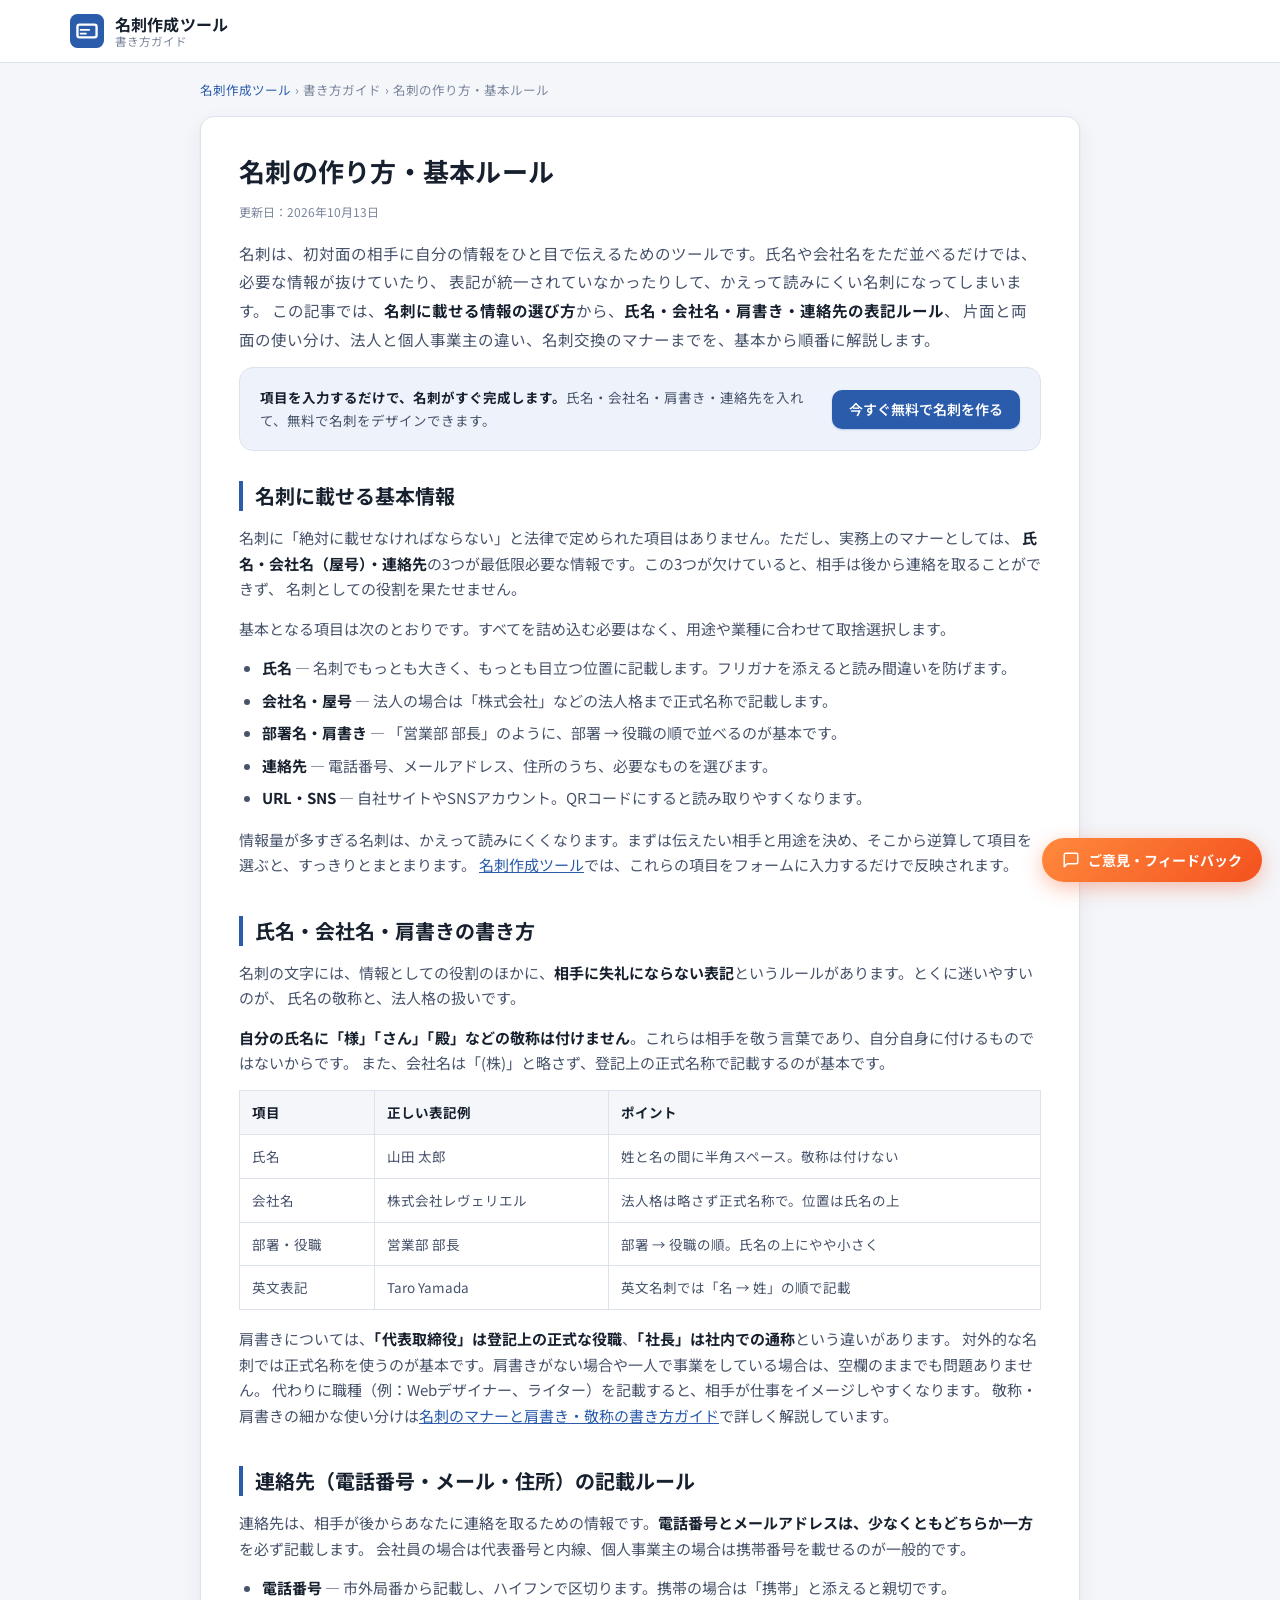
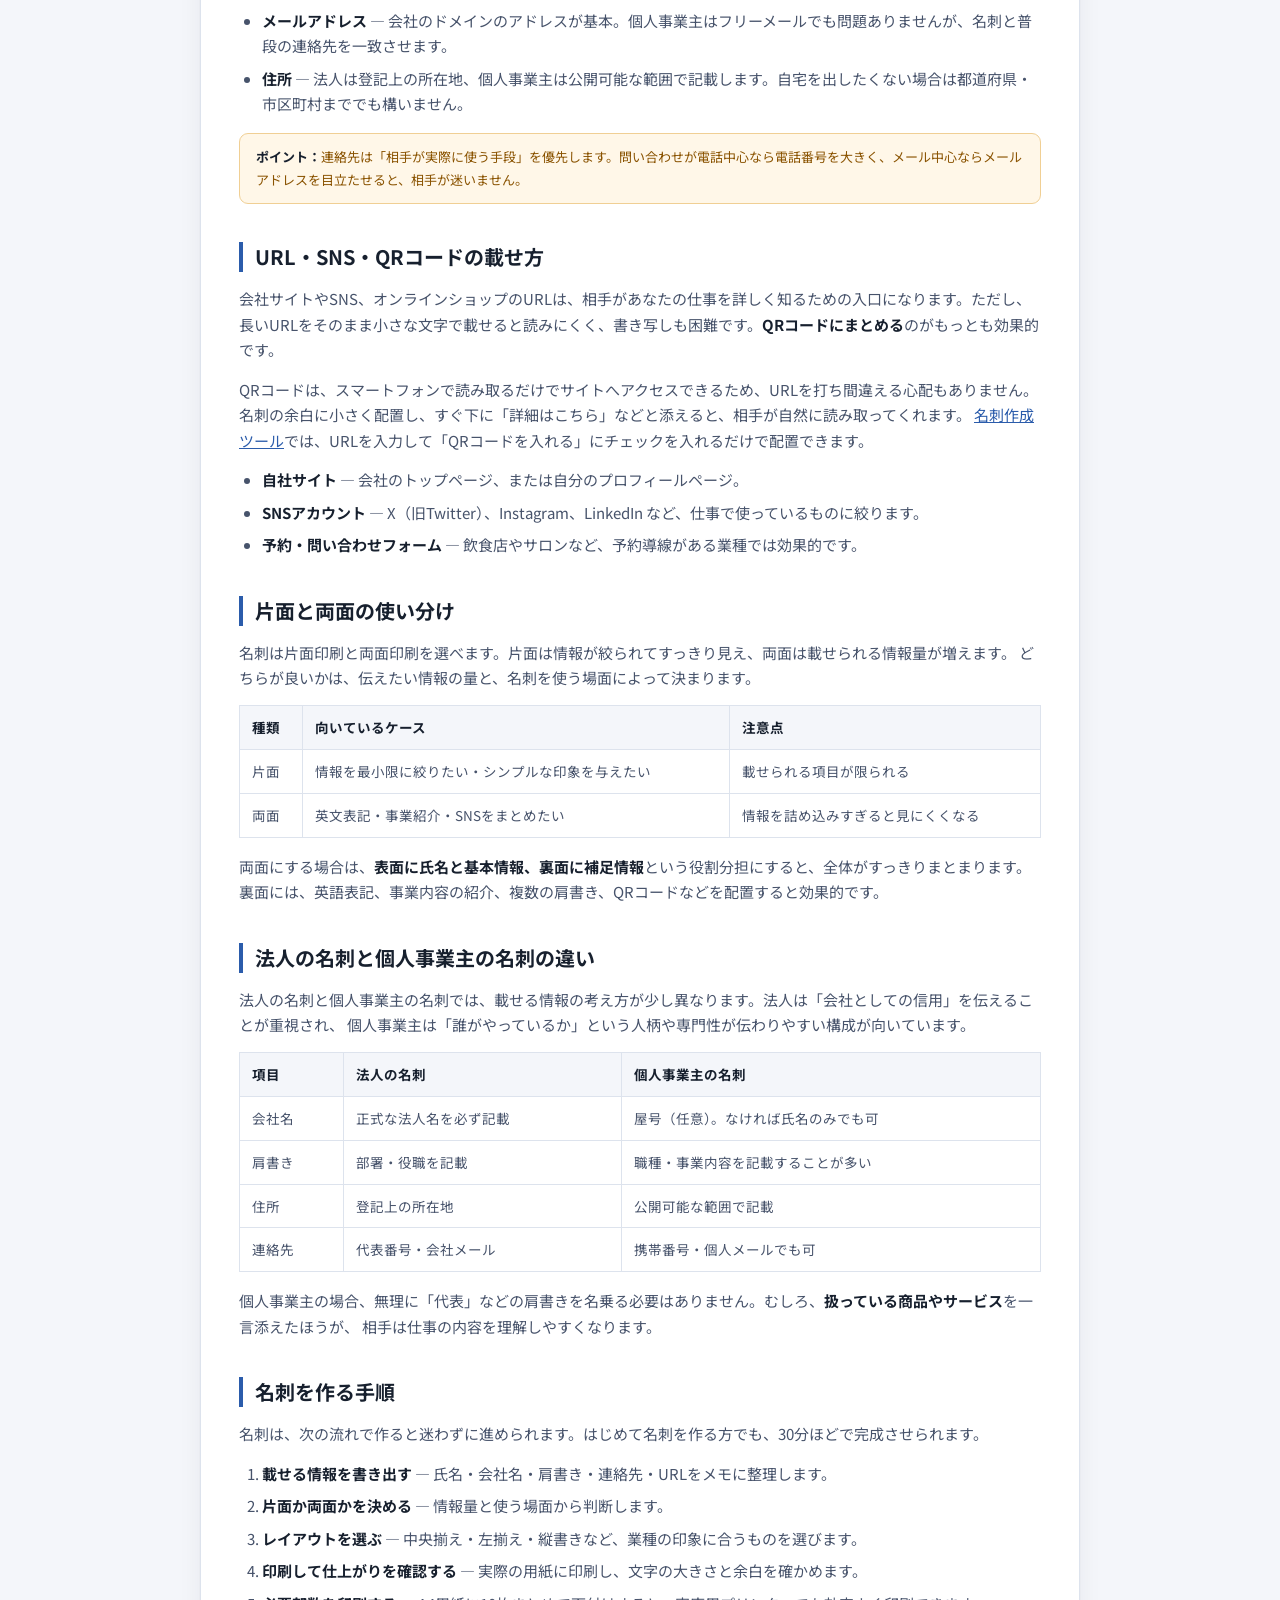
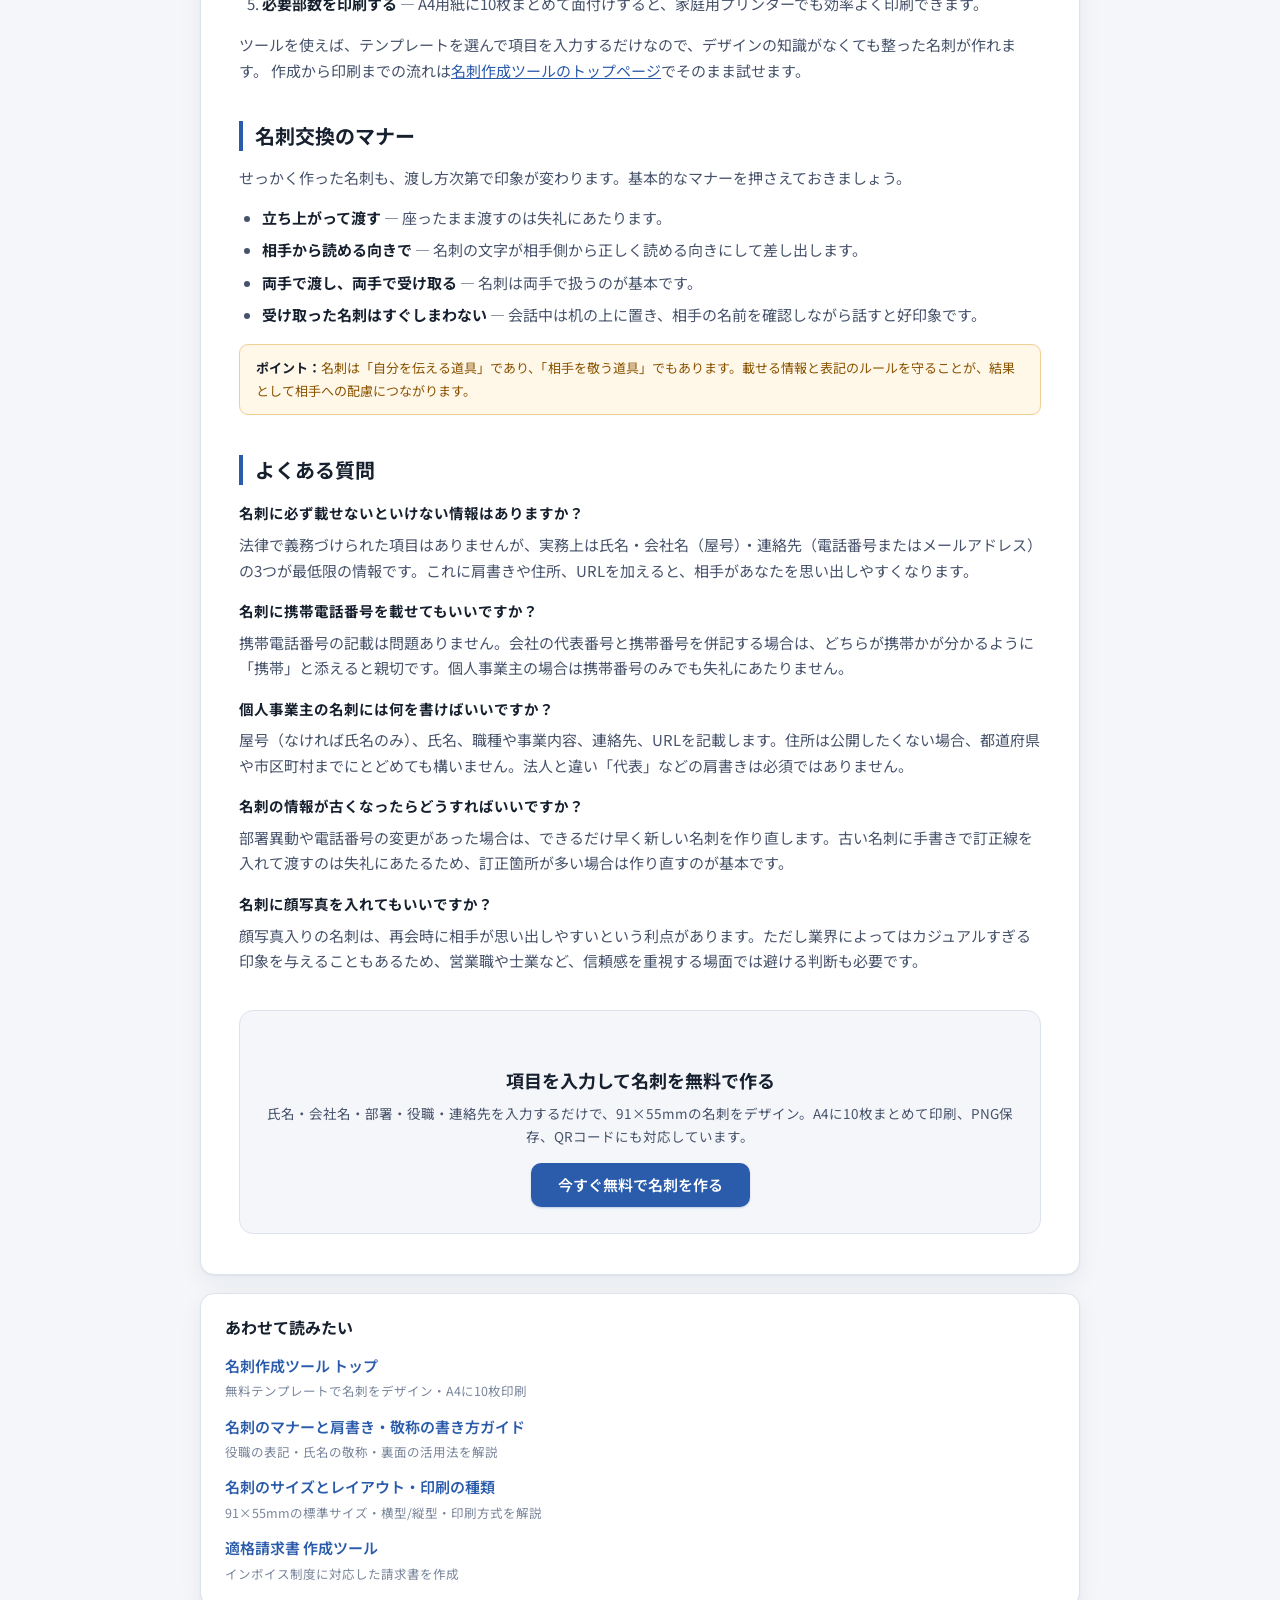
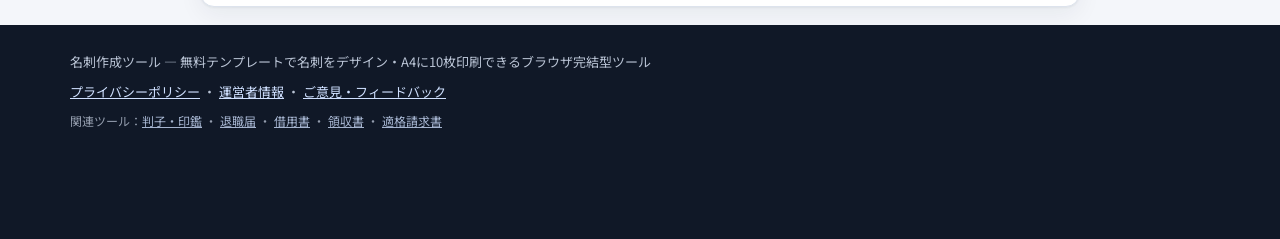
<file: meishi-tsukurikata.html>
<!DOCTYPE html>
<html lang="ja">
<head>
<meta charset="UTF-8">
<meta name="viewport" content="width=device-width, initial-scale=1">
<title>名刺の作り方・基本ルール｜載せる情報と表記マナー完全ガイド</title>
<meta name="description" content="名刺の作り方を基本から解説。氏名・会社名・肩書き・連絡先・URLの載せ方、敬称や役職の表記ルール、片面と両面の使い分け、法人と個人事業主の違い、名刺交換のマナーまでをまとめました。無料テンプレートでそのまま作成できます。">
<meta name="keywords" content="名刺 作り方,名刺 基本ルール,名刺 載せる情報,名刺 表記,名刺 個人事業主">
<meta name="robots" content="index, follow">
<link rel="canonical" href="https://www.reveriel.com/meishi-generator/meishi-tsukurikata.html">
<meta property="og:type" content="article">
<meta property="og:title" content="名刺の作り方・基本ルール｜載せる情報と表記マナー完全ガイド">
<meta property="og:description" content="氏名・会社名・肩書き・連絡先・URLの載せ方、表記ルール、片面と両面の使い分け、名刺交換のマナーまで解説します。">
<meta property="og:locale" content="ja_JP">
<meta property="og:url" content="https://www.reveriel.com/meishi-generator/meishi-tsukurikata.html">
<meta property="og:image" content="https://www.reveriel.com/meishi-generator/og-image.png">
<meta name="twitter:card" content="summary_large_image">
<meta name="twitter:image" content="https://www.reveriel.com/meishi-generator/og-image.png">
<meta name="theme-color" content="#2b5cab">
<link rel="icon" href="data:image/svg+xml,%3Csvg xmlns='http://www.w3.org/2000/svg' viewBox='0 0 32 32'%3E%3Crect width='32' height='32' rx='7' fill='%232b5cab'/%3E%3Crect x='7' y='10' width='18' height='12' rx='2' fill='none' stroke='%23ffffff' stroke-width='2.4'/%3E%3Cpath d='M10 15h8M10 18.5h5' stroke='%23ffffff' stroke-width='1.8' stroke-linecap='round'/%3E%3C/svg%3E">
<link rel="preconnect" href="https://fonts.googleapis.com">
<link rel="preconnect" href="https://fonts.gstatic.com" crossorigin>
<link href="https://fonts.googleapis.com/css2?family=Noto+Sans+JP:wght@400;500;700&family=Noto+Serif+JP:wght@400;600;700&display=swap" rel="stylesheet">
<link rel="stylesheet" href="style.css">
<link rel="stylesheet" href="guide.css">
<!-- Cloudflare Web Analytics --><script type='module' src='https://static.cloudflareinsights.com/beacon.min.js' data-cf-beacon='{"token": "6fc01bf3ac5e457ba1bd16b91e5b653e"}'></script><!-- End Cloudflare Web Analytics -->
<script type="application/ld+json">
{
  "@context": "https://schema.org",
  "@graph": [
    {
      "@type": "Article",
      "headline": "名刺の作り方・基本ルール｜載せる情報と表記マナー完全ガイド",
      "description": "名刺に載せる基本情報、氏名・会社名・肩書き・連絡先・URLの載せ方、片面と両面の使い分け、法人と個人事業主の違い、名刺交換のマナーを解説します。",
      "inLanguage": "ja",
      "datePublished": "2026-10-13",
      "dateModified": "2026-10-13",
      "author": { "@type": "Organization", "name": "Reveriel" },
      "publisher": { "@type": "Organization", "name": "Reveriel" },
      "mainEntityOfPage": { "@type": "WebPage", "@id": "https://www.reveriel.com/meishi-generator/meishi-tsukurikata.html" },
      "image": "https://www.reveriel.com/meishi-generator/og-image.png"
    },
    {
      "@type": "FAQPage",
      "mainEntity": [
        {
          "@type": "Question",
          "name": "名刺に必ず載せないといけない情報はありますか？",
          "acceptedAnswer": {
            "@type": "Answer",
            "text": "法律で義務づけられた項目はありませんが、実務上は氏名・会社名（屋号）・連絡先（電話番号またはメールアドレス）の3つが最低限の情報です。これに肩書きや住所、URLを加えると、相手があなたを思い出しやすくなります。"
          }
        },
        {
          "@type": "Question",
          "name": "名刺に携帯電話番号を載せてもいいですか？",
          "acceptedAnswer": {
            "@type": "Answer",
            "text": "携帯電話番号の記載は問題ありません。会社の代表番号と携帯番号を併記する場合は、どちらが携帯かが分かるように「携帯」と添えると親切です。個人事業主の場合は携帯番号のみでも失礼にあたりません。"
          }
        },
        {
          "@type": "Question",
          "name": "個人事業主の名刺には何を書けばいいですか？",
          "acceptedAnswer": {
            "@type": "Answer",
            "text": "屋号（なければ氏名のみ）、氏名、職種や事業内容、連絡先、URLを記載します。住所は公開したくない場合、都道府県や市区町村までにとどめても構いません。法人と違い「代表」などの肩書きは必須ではありません。"
          }
        },
        {
          "@type": "Question",
          "name": "名刺の情報が古くなったらどうすればいいですか？",
          "acceptedAnswer": {
            "@type": "Answer",
            "text": "部署異動や電話番号の変更があった場合は、できるだけ早く新しい名刺を作り直します。古い名刺に手書きで訂正線を入れて渡すのは失礼にあたるため、訂正箇所が多い場合は作り直すのが基本です。"
          }
        },
        {
          "@type": "Question",
          "name": "名刺に顔写真を入れてもいいですか？",
          "acceptedAnswer": {
            "@type": "Answer",
            "text": "顔写真入りの名刺は、再会時に相手が思い出しやすいという利点があります。ただし業界によってはカジュアルすぎる印象を与えることもあるため、営業職や士業など、信頼感を重視する場面では避ける判断も必要です。"
          }
        }
      ]
    }
  ]
}
</script>
</head>
<body>

<header class="site-header no-print">
  <div class="wrap header-inner">
    <a class="brand" href="https://www.reveriel.com/meishi-generator/" style="text-decoration:none;color:inherit;">
      <svg class="brand-mark" viewBox="0 0 32 32" aria-hidden="true">
        <rect width="32" height="32" rx="7" fill="currentColor"/>
        <rect x="7" y="10" width="18" height="12" rx="2" fill="none" stroke="#fff" stroke-width="2.2"/>
        <path d="M10 15h8M10 18.5h5" stroke="#fff" stroke-width="1.7" stroke-linecap="round"/>
      </svg>
      <div class="brand-text">
        <strong>名刺作成ツール</strong>
        <span>書き方ガイド</span>
      </div>
    </a>
  </div>
</header>

<main class="wrap">
  <div class="guide-col">

    <nav class="breadcrumb no-print" aria-label="パンくず">
      <ol>
        <li><a href="https://www.reveriel.com/meishi-generator/">名刺作成ツール</a></li>
        <li>書き方ガイド</li>
        <li aria-current="page">名刺の作り方・基本ルール</li>
      </ol>
    </nav>

    <article class="guide">
      <h1>名刺の作り方・基本ルール</h1>
      <p class="guide-meta">更新日：2026年10月13日</p>
      <p class="guide-lead">
        名刺は、初対面の相手に自分の情報をひと目で伝えるためのツールです。氏名や会社名をただ並べるだけでは、必要な情報が抜けていたり、
        表記が統一されていなかったりして、かえって読みにくい名刺になってしまいます。
        この記事では、<strong>名刺に載せる情報の選び方</strong>から、<strong>氏名・会社名・肩書き・連絡先の表記ルール</strong>、
        片面と両面の使い分け、法人と個人事業主の違い、名刺交換のマナーまでを、基本から順番に解説します。
      </p>

      <div class="guide-cta-box">
        <p><strong>項目を入力するだけで、名刺がすぐ完成します。</strong>氏名・会社名・肩書き・連絡先を入れて、無料で名刺をデザインできます。</p>
        <a class="btn btn-primary" href="https://www.reveriel.com/meishi-generator/">今すぐ無料で名刺を作る</a>
      </div>

      <h2>名刺に載せる基本情報</h2>
      <p>
        名刺に「絶対に載せなければならない」と法律で定められた項目はありません。ただし、実務上のマナーとしては、
        <strong>氏名・会社名（屋号）・連絡先</strong>の3つが最低限必要な情報です。この3つが欠けていると、相手は後から連絡を取ることができず、
        名刺としての役割を果たせません。
      </p>
      <p>
        基本となる項目は次のとおりです。すべてを詰め込む必要はなく、用途や業種に合わせて取捨選択します。
      </p>
      <ul>
        <li><strong>氏名</strong> — 名刺でもっとも大きく、もっとも目立つ位置に記載します。フリガナを添えると読み間違いを防げます。</li>
        <li><strong>会社名・屋号</strong> — 法人の場合は「株式会社」などの法人格まで正式名称で記載します。</li>
        <li><strong>部署名・肩書き</strong> — 「営業部 部長」のように、部署 → 役職の順で並べるのが基本です。</li>
        <li><strong>連絡先</strong> — 電話番号、メールアドレス、住所のうち、必要なものを選びます。</li>
        <li><strong>URL・SNS</strong> — 自社サイトやSNSアカウント。QRコードにすると読み取りやすくなります。</li>
      </ul>
      <p>
        情報量が多すぎる名刺は、かえって読みにくくなります。まずは伝えたい相手と用途を決め、そこから逆算して項目を選ぶと、すっきりとまとまります。
        <a href="https://www.reveriel.com/meishi-generator/">名刺作成ツール</a>では、これらの項目をフォームに入力するだけで反映されます。
      </p>

      <h2>氏名・会社名・肩書きの書き方</h2>
      <p>
        名刺の文字には、情報としての役割のほかに、<strong>相手に失礼にならない表記</strong>というルールがあります。とくに迷いやすいのが、
        氏名の敬称と、法人格の扱いです。
      </p>
      <p>
        <strong>自分の氏名に「様」「さん」「殿」などの敬称は付けません</strong>。これらは相手を敬う言葉であり、自分自身に付けるものではないからです。
        また、会社名は「(株)」と略さず、登記上の正式名称で記載するのが基本です。
      </p>
      <table class="guide-table">
        <thead>
          <tr><th>項目</th><th>正しい表記例</th><th>ポイント</th></tr>
        </thead>
        <tbody>
          <tr><td>氏名</td><td>山田 太郎</td><td>姓と名の間に半角スペース。敬称は付けない</td></tr>
          <tr><td>会社名</td><td>株式会社レヴェリエル</td><td>法人格は略さず正式名称で。位置は氏名の上</td></tr>
          <tr><td>部署・役職</td><td>営業部 部長</td><td>部署 → 役職の順。氏名の上にやや小さく</td></tr>
          <tr><td>英文表記</td><td>Taro Yamada</td><td>英文名刺では「名 → 姓」の順で記載</td></tr>
        </tbody>
      </table>
      <p>
        肩書きについては、<strong>「代表取締役」は登記上の正式な役職</strong>、<strong>「社長」は社内での通称</strong>という違いがあります。
        対外的な名刺では正式名称を使うのが基本です。肩書きがない場合や一人で事業をしている場合は、空欄のままでも問題ありません。
        代わりに職種（例：Webデザイナー、ライター）を記載すると、相手が仕事をイメージしやすくなります。
        敬称・肩書きの細かな使い分けは<a href="https://www.reveriel.com/meishi-generator/meishi-manner.html">名刺のマナーと肩書き・敬称の書き方ガイド</a>で詳しく解説しています。
      </p>

      <h2>連絡先（電話番号・メール・住所）の記載ルール</h2>
      <p>
        連絡先は、相手が後からあなたに連絡を取るための情報です。<strong>電話番号とメールアドレスは、少なくともどちらか一方</strong>を必ず記載します。
        会社員の場合は代表番号と内線、個人事業主の場合は携帯番号を載せるのが一般的です。
      </p>
      <ul>
        <li><strong>電話番号</strong> — 市外局番から記載し、ハイフンで区切ります。携帯の場合は「携帯」と添えると親切です。</li>
        <li><strong>メールアドレス</strong> — 会社のドメインのアドレスが基本。個人事業主はフリーメールでも問題ありませんが、名刺と普段の連絡先を一致させます。</li>
        <li><strong>住所</strong> — 法人は登記上の所在地、個人事業主は公開可能な範囲で記載します。自宅を出したくない場合は都道府県・市区町村まででも構いません。</li>
      </ul>
      <div class="guide-note">
        <strong>ポイント：</strong>連絡先は「相手が実際に使う手段」を優先します。問い合わせが電話中心なら電話番号を大きく、メール中心ならメールアドレスを目立たせると、相手が迷いません。
      </div>

      <h2>URL・SNS・QRコードの載せ方</h2>
      <p>
        会社サイトやSNS、オンラインショップのURLは、相手があなたの仕事を詳しく知るための入口になります。ただし、
        長いURLをそのまま小さな文字で載せると読みにくく、書き写しも困難です。<strong>QRコードにまとめる</strong>のがもっとも効果的です。
      </p>
      <p>
        QRコードは、スマートフォンで読み取るだけでサイトへアクセスできるため、URLを打ち間違える心配もありません。
        名刺の余白に小さく配置し、すぐ下に「詳細はこちら」などと添えると、相手が自然に読み取ってくれます。
        <a href="https://www.reveriel.com/meishi-generator/">名刺作成ツール</a>では、URLを入力して「QRコードを入れる」にチェックを入れるだけで配置できます。
      </p>
      <ul>
        <li><strong>自社サイト</strong> — 会社のトップページ、または自分のプロフィールページ。</li>
        <li><strong>SNSアカウント</strong> — X（旧Twitter）、Instagram、LinkedIn など、仕事で使っているものに絞ります。</li>
        <li><strong>予約・問い合わせフォーム</strong> — 飲食店やサロンなど、予約導線がある業種では効果的です。</li>
      </ul>

      <h2>片面と両面の使い分け</h2>
      <p>
        名刺は片面印刷と両面印刷を選べます。片面は情報が絞られてすっきり見え、両面は載せられる情報量が増えます。
        どちらが良いかは、伝えたい情報の量と、名刺を使う場面によって決まります。
      </p>
      <table class="guide-table">
        <thead>
          <tr><th>種類</th><th>向いているケース</th><th>注意点</th></tr>
        </thead>
        <tbody>
          <tr><td>片面</td><td>情報を最小限に絞りたい・シンプルな印象を与えたい</td><td>載せられる項目が限られる</td></tr>
          <tr><td>両面</td><td>英文表記・事業紹介・SNSをまとめたい</td><td>情報を詰め込みすぎると見にくくなる</td></tr>
        </tbody>
      </table>
      <p>
        両面にする場合は、<strong>表面に氏名と基本情報、裏面に補足情報</strong>という役割分担にすると、全体がすっきりまとまります。
        裏面には、英語表記、事業内容の紹介、複数の肩書き、QRコードなどを配置すると効果的です。
      </p>

      <h2>法人の名刺と個人事業主の名刺の違い</h2>
      <p>
        法人の名刺と個人事業主の名刺では、載せる情報の考え方が少し異なります。法人は「会社としての信用」を伝えることが重視され、
        個人事業主は「誰がやっているか」という人柄や専門性が伝わりやすい構成が向いています。
      </p>
      <table class="guide-table">
        <thead>
          <tr><th>項目</th><th>法人の名刺</th><th>個人事業主の名刺</th></tr>
        </thead>
        <tbody>
          <tr><td>会社名</td><td>正式な法人名を必ず記載</td><td>屋号（任意）。なければ氏名のみでも可</td></tr>
          <tr><td>肩書き</td><td>部署・役職を記載</td><td>職種・事業内容を記載することが多い</td></tr>
          <tr><td>住所</td><td>登記上の所在地</td><td>公開可能な範囲で記載</td></tr>
          <tr><td>連絡先</td><td>代表番号・会社メール</td><td>携帯番号・個人メールでも可</td></tr>
        </tbody>
      </table>
      <p>
        個人事業主の場合、無理に「代表」などの肩書きを名乗る必要はありません。むしろ、<strong>扱っている商品やサービス</strong>を一言添えたほうが、
        相手は仕事の内容を理解しやすくなります。
      </p>

      <h2>名刺を作る手順</h2>
      <p>
        名刺は、次の流れで作ると迷わずに進められます。はじめて名刺を作る方でも、30分ほどで完成させられます。
      </p>
      <ol>
        <li><strong>載せる情報を書き出す</strong> — 氏名・会社名・肩書き・連絡先・URLをメモに整理します。</li>
        <li><strong>片面か両面かを決める</strong> — 情報量と使う場面から判断します。</li>
        <li><strong>レイアウトを選ぶ</strong> — 中央揃え・左揃え・縦書きなど、業種の印象に合うものを選びます。</li>
        <li><strong>印刷して仕上がりを確認する</strong> — 実際の用紙に印刷し、文字の大きさと余白を確かめます。</li>
        <li><strong>必要部数を印刷する</strong> — A4用紙に10枚まとめて面付けすると、家庭用プリンターでも効率よく印刷できます。</li>
      </ol>
      <p>
        ツールを使えば、テンプレートを選んで項目を入力するだけなので、デザインの知識がなくても整った名刺が作れます。
        作成から印刷までの流れは<a href="https://www.reveriel.com/meishi-generator/">名刺作成ツールのトップページ</a>でそのまま試せます。
      </p>

      <h2>名刺交換のマナー</h2>
      <p>
        せっかく作った名刺も、渡し方次第で印象が変わります。基本的なマナーを押さえておきましょう。
      </p>
      <ul>
        <li><strong>立ち上がって渡す</strong> — 座ったまま渡すのは失礼にあたります。</li>
        <li><strong>相手から読める向きで</strong> — 名刺の文字が相手側から正しく読める向きにして差し出します。</li>
        <li><strong>両手で渡し、両手で受け取る</strong> — 名刺は両手で扱うのが基本です。</li>
        <li><strong>受け取った名刺はすぐしまわない</strong> — 会話中は机の上に置き、相手の名前を確認しながら話すと好印象です。</li>
      </ul>
      <div class="guide-note">
        <strong>ポイント：</strong>名刺は「自分を伝える道具」であり、「相手を敬う道具」でもあります。載せる情報と表記のルールを守ることが、結果として相手への配慮につながります。
      </div>

      <section class="guide-faq" aria-labelledby="faqTitle">
        <h2 id="faqTitle">よくある質問</h2>
        <dl>
          <dt>名刺に必ず載せないといけない情報はありますか？</dt>
          <dd>法律で義務づけられた項目はありませんが、実務上は氏名・会社名（屋号）・連絡先（電話番号またはメールアドレス）の3つが最低限の情報です。これに肩書きや住所、URLを加えると、相手があなたを思い出しやすくなります。</dd>

          <dt>名刺に携帯電話番号を載せてもいいですか？</dt>
          <dd>携帯電話番号の記載は問題ありません。会社の代表番号と携帯番号を併記する場合は、どちらが携帯かが分かるように「携帯」と添えると親切です。個人事業主の場合は携帯番号のみでも失礼にあたりません。</dd>

          <dt>個人事業主の名刺には何を書けばいいですか？</dt>
          <dd>屋号（なければ氏名のみ）、氏名、職種や事業内容、連絡先、URLを記載します。住所は公開したくない場合、都道府県や市区町村までにとどめても構いません。法人と違い「代表」などの肩書きは必須ではありません。</dd>

          <dt>名刺の情報が古くなったらどうすればいいですか？</dt>
          <dd>部署異動や電話番号の変更があった場合は、できるだけ早く新しい名刺を作り直します。古い名刺に手書きで訂正線を入れて渡すのは失礼にあたるため、訂正箇所が多い場合は作り直すのが基本です。</dd>

          <dt>名刺に顔写真を入れてもいいですか？</dt>
          <dd>顔写真入りの名刺は、再会時に相手が思い出しやすいという利点があります。ただし業界によってはカジュアルすぎる印象を与えることもあるため、営業職や士業など、信頼感を重視する場面では避ける判断も必要です。</dd>
        </dl>
      </section>

      <div class="guide-cta-foot">
        <h2>項目を入力して名刺を無料で作る</h2>
        <p>氏名・会社名・部署・役職・連絡先を入力するだけで、91×55mmの名刺をデザイン。A4に10枚まとめて印刷、PNG保存、QRコードにも対応しています。</p>
        <a class="btn btn-primary" href="https://www.reveriel.com/meishi-generator/">今すぐ無料で名刺を作る</a>
      </div>
    </article>

    <section class="guide-related no-print" aria-labelledby="relTitle">
      <h2 id="relTitle">あわせて読みたい</h2>
      <ul>
        <li><a href="https://www.reveriel.com/meishi-generator/">名刺作成ツール トップ<span class="rel-desc">無料テンプレートで名刺をデザイン・A4に10枚印刷</span></a></li>
        <li><a href="https://www.reveriel.com/meishi-generator/meishi-manner.html">名刺のマナーと肩書き・敬称の書き方ガイド<span class="rel-desc">役職の表記・氏名の敬称・裏面の活用法を解説</span></a></li>
        <li><a href="https://www.reveriel.com/meishi-generator/meishi-size.html">名刺のサイズとレイアウト・印刷の種類<span class="rel-desc">91×55mmの標準サイズ・横型/縦型・印刷方式を解説</span></a></li>
        <li><a href="https://www.reveriel.com/japan-invoice-pdf/">適格請求書 作成ツール<span class="rel-desc">インボイス制度に対応した請求書を作成</span></a></li>
      </ul>
    </section>

  </div>
</main>

<footer class="site-footer no-print">
  <div class="wrap">
    <p>名刺作成ツール — 無料テンプレートで名刺をデザイン・A4に10枚印刷できるブラウザ完結型ツール</p>
    <p>
      <a href="https://www.reveriel.com/meishi-generator/privacy.html">プライバシーポリシー</a> ・
      <a href="https://www.reveriel.com/meishi-generator/company.html">運営者情報</a> ・
      <a href="https://docs.google.com/forms/d/e/1FAIpQLSfHGUfgAlViT3TFiVtJi_EpJ4ioUpd9oGyaJ7rehEV-gBH_PA/viewform?usp=pp_url&amp;entry.1745177199=%E5%90%8D%E5%88%BA" target="_blank" rel="noopener">ご意見・フィードバック</a>
    </p>
    <p class="related">関連ツール：<a href="https://www.reveriel.com/hanko-generator/">判子・印鑑</a> ・ <a href="https://www.reveriel.com/taishoku-form/">退職届</a> ・ <a href="https://www.reveriel.com/shakuyo-contract/">借用書</a> ・ <a href="https://www.reveriel.com/ryoshusho-pdf/">領収書</a> ・ <a href="https://www.reveriel.com/japan-invoice-pdf/">適格請求書</a></p>
  </div>
</footer>

<a href="https://docs.google.com/forms/d/e/1FAIpQLSfHGUfgAlViT3TFiVtJi_EpJ4ioUpd9oGyaJ7rehEV-gBH_PA/viewform?usp=pp_url&amp;entry.1745177199=%E5%90%8D%E5%88%BA" target="_blank" rel="noopener" class="feedback-fab" aria-label="ご意見・フィードバックを送る">
  <svg viewBox="0 0 24 24" fill="none" stroke="currentColor" stroke-width="2" stroke-linecap="round" stroke-linejoin="round" aria-hidden="true"><path d="M21 15a2 2 0 0 1-2 2H7l-4 4V5a2 2 0 0 1 2-2h14a2 2 0 0 1 2 2z"/></svg>
  <span>ご意見・フィードバック</span>
</a>
</body>
</html>
</file>
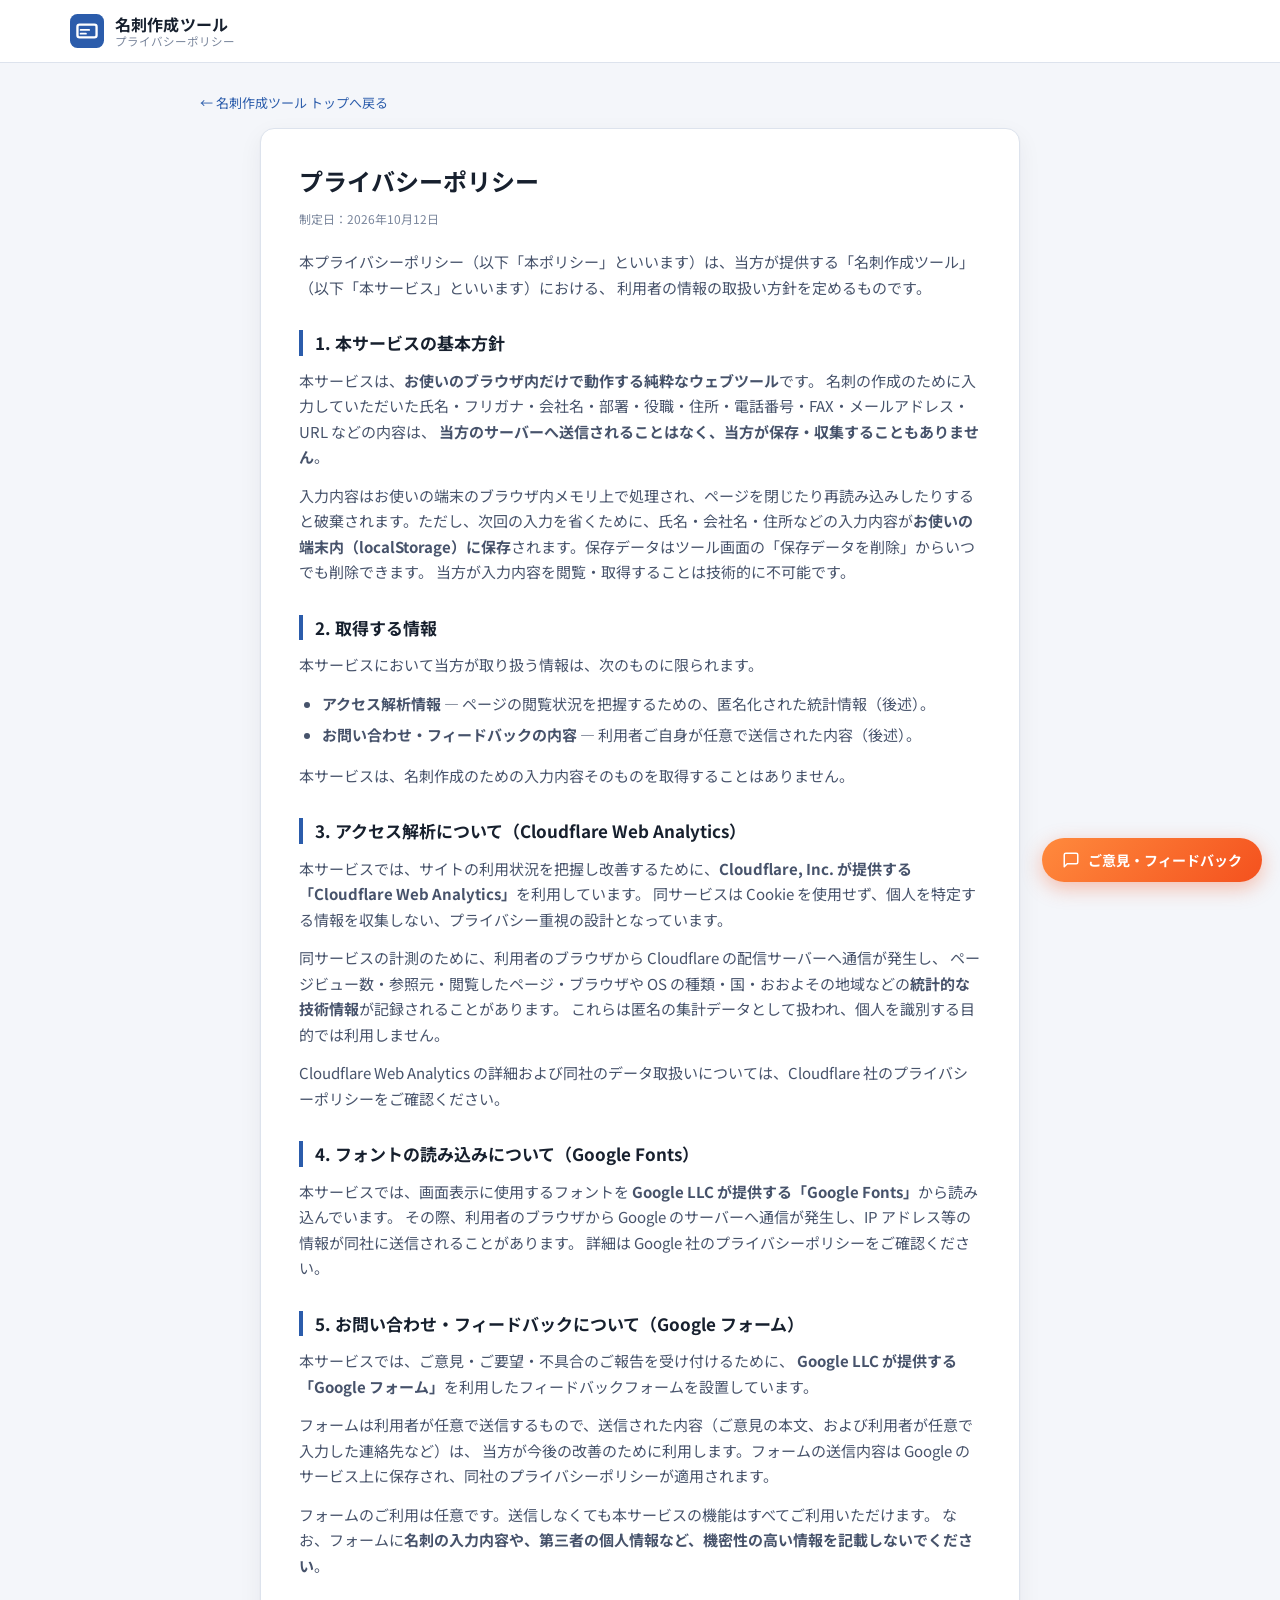
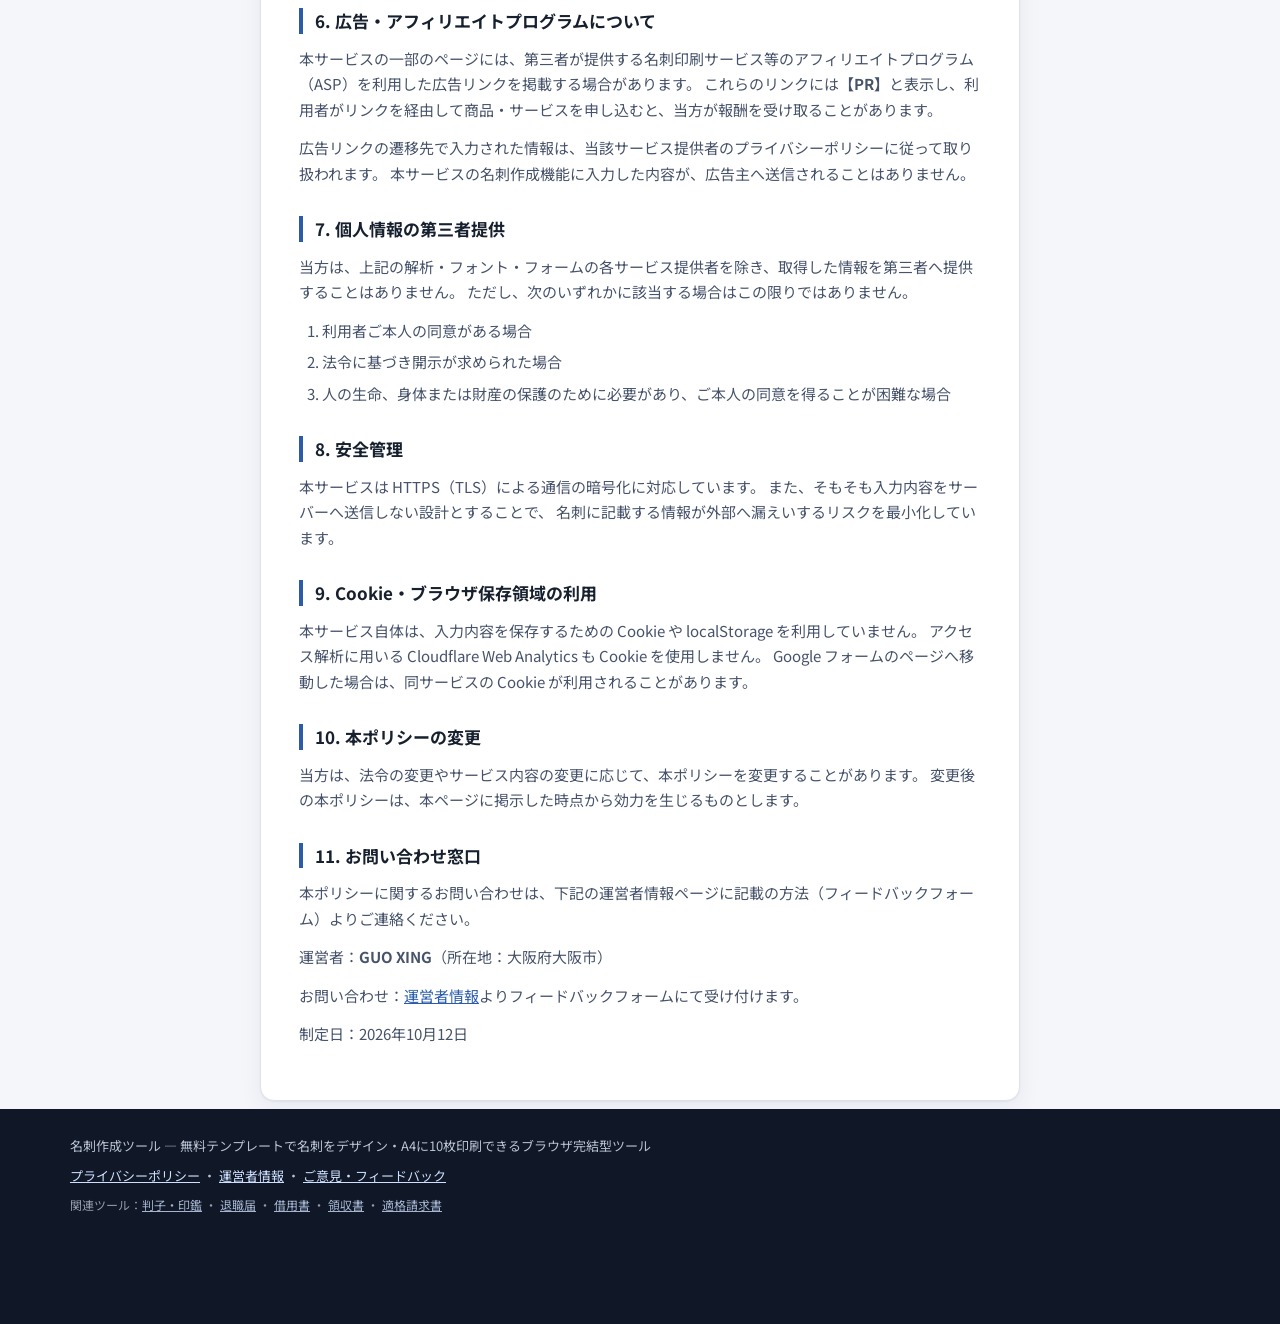
<file: privacy.html>
<!DOCTYPE html>
<html lang="ja">
<head>
<meta charset="UTF-8">
<meta name="viewport" content="width=device-width, initial-scale=1">
<title>プライバシーポリシー｜名刺作成ツール</title>
<meta name="description" content="名刺作成ツールにおける個人情報・利用データの取扱い方針です。入力した氏名・住所・電話番号などの内容はブラウザ内のみで処理され、サーバーへ送信・保存されません。アクセス解析（Cloudflare Web Analytics）とフィードバック（Google フォーム）についても説明します。">
<meta name="robots" content="index, follow">
<link rel="canonical" href="https://www.reveriel.com/meishi-generator/privacy.html">
<meta property="og:type" content="website">
<meta property="og:title" content="プライバシーポリシー｜名刺作成ツール">
<meta property="og:description" content="入力内容はブラウザ内のみで処理。サーバーへ送信・保存しません。アクセス解析とお問い合わせの取扱いについて定めます。">
<meta property="og:locale" content="ja_JP">
<meta property="og:url" content="https://www.reveriel.com/meishi-generator/privacy.html">
<meta property="og:image" content="https://www.reveriel.com/meishi-generator/og-image.png">
<meta name="twitter:card" content="summary_large_image">
<meta name="twitter:image" content="https://www.reveriel.com/meishi-generator/og-image.png">
<link rel="icon" href="data:image/svg+xml,%3Csvg xmlns='http://www.w3.org/2000/svg' viewBox='0 0 32 32'%3E%3Crect width='32' height='32' rx='7' fill='%232b5cab'/%3E%3Crect x='7' y='10' width='18' height='12' rx='2' fill='none' stroke='%23ffffff' stroke-width='2.4'/%3E%3Cpath d='M10 15h8M10 18.5h5' stroke='%23ffffff' stroke-width='1.8' stroke-linecap='round'/%3E%3C/svg%3E">
<link rel="preconnect" href="https://fonts.googleapis.com">
<link rel="preconnect" href="https://fonts.gstatic.com" crossorigin>
<link href="https://fonts.googleapis.com/css2?family=Noto+Sans+JP:wght@400;500;700&family=Noto+Serif+JP:wght@400;600;700&display=swap" rel="stylesheet">
<link rel="stylesheet" href="style.css">
<link rel="stylesheet" href="guide.css">
<!-- Cloudflare Web Analytics --><script type='module' src='https://static.cloudflareinsights.com/beacon.min.js' data-cf-beacon='{"token": "6fc01bf3ac5e457ba1bd16b91e5b653e"}'></script><!-- End Cloudflare Web Analytics -->
</head>
<body>

<header class="site-header no-print">
  <div class="wrap header-inner">
    <a class="brand" href="https://www.reveriel.com/meishi-generator/" style="text-decoration:none;color:inherit;">
      <svg class="brand-mark" viewBox="0 0 32 32" aria-hidden="true">
        <rect width="32" height="32" rx="7" fill="currentColor"/>
        <rect x="7" y="10" width="18" height="12" rx="2" fill="none" stroke="#fff" stroke-width="2.2"/>
        <path d="M10 15h8M10 18.5h5" stroke="#fff" stroke-width="1.7" stroke-linecap="round"/>
      </svg>
      <div class="brand-text">
        <strong>名刺作成ツール</strong>
        <span>プライバシーポリシー</span>
      </div>
    </a>
  </div>
</header>

<main class="wrap">
  <section class="legal-page">
    <div class="guide-col">
      <a class="legal-back" href="https://www.reveriel.com/meishi-generator/">← 名刺作成ツール トップへ戻る</a>

      <article class="legal">
        <h1>プライバシーポリシー</h1>
        <p class="legal-meta">制定日：2026年10月12日</p>

        <p>
          本プライバシーポリシー（以下「本ポリシー」といいます）は、当方が提供する「名刺作成ツール」（以下「本サービス」といいます）における、
          利用者の情報の取扱い方針を定めるものです。
        </p>

        <h2>1. 本サービスの基本方針</h2>
        <p>
          本サービスは、<strong>お使いのブラウザ内だけで動作する純粋なウェブツール</strong>です。
          名刺の作成のために入力していただいた氏名・フリガナ・会社名・部署・役職・住所・電話番号・FAX・メールアドレス・URL などの内容は、
          <strong>当方のサーバーへ送信されることはなく、当方が保存・収集することもありません</strong>。
        </p>
        <p>
          入力内容はお使いの端末のブラウザ内メモリ上で処理され、ページを閉じたり再読み込みしたりすると破棄されます。ただし、次回の入力を省くために、氏名・会社名・住所などの入力内容が<strong>お使いの端末内（localStorage）に保存</strong>されます。保存データはツール画面の「保存データを削除」からいつでも削除できます。
          当方が入力内容を閲覧・取得することは技術的に不可能です。
        </p>

        <h2>2. 取得する情報</h2>
        <p>本サービスにおいて当方が取り扱う情報は、次のものに限られます。</p>
        <ul>
          <li><strong>アクセス解析情報</strong> — ページの閲覧状況を把握するための、匿名化された統計情報（後述）。</li>
          <li><strong>お問い合わせ・フィードバックの内容</strong> — 利用者ご自身が任意で送信された内容（後述）。</li>
        </ul>
        <p>本サービスは、名刺作成のための入力内容そのものを取得することはありません。</p>

        <h2>3. アクセス解析について（Cloudflare Web Analytics）</h2>
        <p>
          本サービスでは、サイトの利用状況を把握し改善するために、<strong>Cloudflare, Inc. が提供する「Cloudflare Web Analytics」</strong>を利用しています。
          同サービスは Cookie を使用せず、個人を特定する情報を収集しない、プライバシー重視の設計となっています。
        </p>
        <p>
          同サービスの計測のために、利用者のブラウザから Cloudflare の配信サーバーへ通信が発生し、
          ページビュー数・参照元・閲覧したページ・ブラウザや OS の種類・国・おおよその地域などの<strong>統計的な技術情報</strong>が記録されることがあります。
          これらは匿名の集計データとして扱われ、個人を識別する目的では利用しません。
        </p>
        <p>
          Cloudflare Web Analytics の詳細および同社のデータ取扱いについては、Cloudflare 社のプライバシーポリシーをご確認ください。
        </p>

        <h2>4. フォントの読み込みについて（Google Fonts）</h2>
        <p>
          本サービスでは、画面表示に使用するフォントを <strong>Google LLC が提供する「Google Fonts」</strong>から読み込んでいます。
          その際、利用者のブラウザから Google のサーバーへ通信が発生し、IP アドレス等の情報が同社に送信されることがあります。
          詳細は Google 社のプライバシーポリシーをご確認ください。
        </p>

        <h2>5. お問い合わせ・フィードバックについて（Google フォーム）</h2>
        <p>
          本サービスでは、ご意見・ご要望・不具合のご報告を受け付けるために、
          <strong>Google LLC が提供する「Google フォーム」</strong>を利用したフィードバックフォームを設置しています。
        </p>
        <p>
          フォームは利用者が任意で送信するもので、送信された内容（ご意見の本文、および利用者が任意で入力した連絡先など）は、
          当方が今後の改善のために利用します。フォームの送信内容は Google のサービス上に保存され、同社のプライバシーポリシーが適用されます。
        </p>
        <p>
          フォームのご利用は任意です。送信しなくても本サービスの機能はすべてご利用いただけます。
          なお、フォームに<strong>名刺の入力内容や、第三者の個人情報など、機密性の高い情報を記載しないでください</strong>。
        </p>

        <h2>6. 広告・アフィリエイトプログラムについて</h2>
        <p>
          本サービスの一部のページには、第三者が提供する名刺印刷サービス等のアフィリエイトプログラム（ASP）を利用した広告リンクを掲載する場合があります。
          これらのリンクには<strong>【PR】</strong>と表示し、利用者がリンクを経由して商品・サービスを申し込むと、当方が報酬を受け取ることがあります。
        </p>
        <p>
          広告リンクの遷移先で入力された情報は、当該サービス提供者のプライバシーポリシーに従って取り扱われます。
          本サービスの名刺作成機能に入力した内容が、広告主へ送信されることはありません。
        </p>

        <h2>7. 個人情報の第三者提供</h2>
        <p>
          当方は、上記の解析・フォント・フォームの各サービス提供者を除き、取得した情報を第三者へ提供することはありません。
          ただし、次のいずれかに該当する場合はこの限りではありません。
        </p>
        <ol>
          <li>利用者ご本人の同意がある場合</li>
          <li>法令に基づき開示が求められた場合</li>
          <li>人の生命、身体または財産の保護のために必要があり、ご本人の同意を得ることが困難な場合</li>
        </ol>

        <h2>8. 安全管理</h2>
        <p>
          本サービスは HTTPS（TLS）による通信の暗号化に対応しています。
          また、そもそも入力内容をサーバーへ送信しない設計とすることで、
          名刺に記載する情報が外部へ漏えいするリスクを最小化しています。
        </p>

        <h2>9. Cookie・ブラウザ保存領域の利用</h2>
        <p>
          本サービス自体は、入力内容を保存するための Cookie や localStorage を利用していません。
          アクセス解析に用いる Cloudflare Web Analytics も Cookie を使用しません。
          Google フォームのページへ移動した場合は、同サービスの Cookie が利用されることがあります。
        </p>

        <h2>10. 本ポリシーの変更</h2>
        <p>
          当方は、法令の変更やサービス内容の変更に応じて、本ポリシーを変更することがあります。
          変更後の本ポリシーは、本ページに掲示した時点から効力を生じるものとします。
        </p>

        <h2>11. お問い合わせ窓口</h2>
        <p>
          本ポリシーに関するお問い合わせは、下記の運営者情報ページに記載の方法（フィードバックフォーム）よりご連絡ください。
        </p>
        <div class="legal-contact">
          <p>運営者：<strong>GUO XING</strong>（所在地：大阪府大阪市）</p>
          <p>お問い合わせ：<a href="https://www.reveriel.com/meishi-generator/company.html">運営者情報</a>よりフィードバックフォームにて受け付けます。</p>
          <p>制定日：2026年10月12日</p>
        </div>
      </article>
    </div>
  </section>
</main>

<footer class="site-footer no-print">
  <div class="wrap">
    <p>名刺作成ツール — 無料テンプレートで名刺をデザイン・A4に10枚印刷できるブラウザ完結型ツール</p>
    <p>
      <a href="https://www.reveriel.com/meishi-generator/privacy.html">プライバシーポリシー</a> ・
      <a href="https://www.reveriel.com/meishi-generator/company.html">運営者情報</a> ・
      <a href="https://docs.google.com/forms/d/e/1FAIpQLSfHGUfgAlViT3TFiVtJi_EpJ4ioUpd9oGyaJ7rehEV-gBH_PA/viewform?usp=pp_url&amp;entry.1745177199=%E5%90%8D%E5%88%BA" target="_blank" rel="noopener">ご意見・フィードバック</a>
    </p>
    <p class="related">関連ツール：<a href="https://www.reveriel.com/hanko-generator/">判子・印鑑</a> ・ <a href="https://www.reveriel.com/taishoku-form/">退職届</a> ・ <a href="https://www.reveriel.com/shakuyo-contract/">借用書</a> ・ <a href="https://www.reveriel.com/ryoshusho-pdf/">領収書</a> ・ <a href="https://www.reveriel.com/japan-invoice-pdf/">適格請求書</a></p>
  </div>
</footer>

<a href="https://docs.google.com/forms/d/e/1FAIpQLSfHGUfgAlViT3TFiVtJi_EpJ4ioUpd9oGyaJ7rehEV-gBH_PA/viewform?usp=pp_url&amp;entry.1745177199=%E5%90%8D%E5%88%BA" target="_blank" rel="noopener" class="feedback-fab" aria-label="ご意見・フィードバックを送る">
  <svg viewBox="0 0 24 24" fill="none" stroke="currentColor" stroke-width="2" stroke-linecap="round" stroke-linejoin="round" aria-hidden="true"><path d="M21 15a2 2 0 0 1-2 2H7l-4 4V5a2 2 0 0 1 2-2h14a2 2 0 0 1 2 2z"/></svg>
  <span>ご意見・フィードバック</span>
</a>
</body>
</html>
</file>
<file: style.css>
/* =====================================================================
   名刺作成ツール — style.css
   ===================================================================== */

:root {
  --brand: #2b5cab;
  --brand-dark: #1e4280;
  --brand-soft: #eef3fb;
  --ink: #17202e;
  --ink-2: #47536b;
  --ink-3: #7a869c;
  --line: #dde3ed;
  --line-2: #eef1f6;
  --bg: #f4f6fa;
  --white: #fff;
  --radius: 14px;
  --radius-sm: 9px;
  --shadow: 0 1px 2px rgba(23, 32, 46, 0.05), 0 8px 24px rgba(23, 32, 46, 0.06);
  --accent-fab: linear-gradient(135deg, #ff8a3d, #f4511e);
}

* { box-sizing: border-box; }

html, body { margin: 0; padding: 0; }

body {
  background: var(--bg);
  color: var(--ink);
  font-family: 'Noto Sans JP', -apple-system, BlinkMacSystemFont, 'Hiragino Kaku Gothic ProN', 'Yu Gothic', Meiryo, sans-serif;
  font-size: 15px;
  line-height: 1.7;
  -webkit-font-smoothing: antialiased;
}

.wrap { width: 100%; max-width: 1180px; margin: 0 auto; padding: 0 20px; }

h1, h2, h3 { line-height: 1.4; margin: 0 0 0.5em; }

a { color: var(--brand); }

/* ---------- ヘッダー ---------- */
.site-header {
  background: var(--white);
  border-bottom: 1px solid var(--line);
  position: sticky;
  top: 0;
  z-index: 100;
}
.header-inner {
  display: flex;
  align-items: center;
  justify-content: space-between;
  gap: 14px;
  min-height: 62px;
}
.brand { display: flex; align-items: center; gap: 11px; min-width: 0; }
.brand-mark { width: 34px; height: 34px; flex: none; color: var(--brand); }
.brand-text { display: flex; flex-direction: column; line-height: 1.25; min-width: 0; }
.brand-text strong { font-size: 16px; letter-spacing: 0.01em; }
.brand-text span { font-size: 11.5px; color: var(--ink-3); }
.header-actions { display: flex; align-items: center; gap: 8px; flex: none; }

/* ---------- ボタン ---------- */
.btn {
  display: inline-flex;
  align-items: center;
  justify-content: center;
  gap: 7px;
  padding: 10px 16px;
  border-radius: 10px;
  border: 1px solid transparent;
  font-family: inherit;
  font-size: 14px;
  font-weight: 600;
  line-height: 1.2;
  cursor: pointer;
  text-decoration: none;
  transition: background 0.15s, border-color 0.15s, transform 0.1s, box-shadow 0.15s;
  white-space: nowrap;
}
.btn .ic { width: 17px; height: 17px; flex: none; }
.btn-primary { background: var(--brand); color: #fff; box-shadow: 0 1px 2px rgba(43, 92, 171, 0.25); }
.btn-primary:hover { background: var(--brand-dark); }
.btn-soft { background: var(--brand-soft); color: var(--brand-dark); border-color: #d3e0f5; }
.btn-soft:hover { background: #e2ecfa; }
.btn-ghost { background: var(--white); color: var(--ink-2); border-color: var(--line); }
.btn-ghost:hover { border-color: #c2ccdd; color: var(--ink); }
.btn:active { transform: translateY(1px); }
.btn:focus-visible { outline: 3px solid rgba(43, 92, 171, 0.35); outline-offset: 2px; }

/* ---------- レイアウト ---------- */
.layout {
  display: grid;
  grid-template-columns: minmax(0, 1fr) minmax(360px, 430px);
  gap: 22px;
  align-items: start;
  padding-top: 24px;
  padding-bottom: 34px;
}
.pane {
  background: var(--white);
  border: 1px solid var(--line);
  border-radius: var(--radius);
  box-shadow: var(--shadow);
  padding: 22px 22px 24px;
}
.pane-head h2 { font-size: 19px; margin-bottom: 6px; }
.page-title {
  grid-column: 1 / -1;
  margin: 0;
  font-size: 22px;
  font-weight: 700;
  color: var(--ink);
}
.hint { color: var(--ink-2); font-size: 13.5px; margin: 0 0 16px; }

.notice {
  background: var(--brand-soft);
  border: 1px solid #d7e4f7;
  border-radius: var(--radius-sm);
  padding: 12px 14px;
  margin-bottom: 20px;
}
.notice strong { display: block; color: var(--brand-dark); font-size: 13.5px; margin-bottom: 3px; }
.notice p { margin: 0; font-size: 13px; color: var(--ink-2); }

/* ---------- フォーム ---------- */
fieldset {
  border: 1px solid var(--line);
  border-radius: var(--radius-sm);
  padding: 16px 16px 18px;
  margin: 0 0 18px;
}
legend {
  display: flex;
  align-items: center;
  gap: 8px;
  padding: 0 8px;
  font-size: 13.5px;
  font-weight: 700;
  color: var(--brand-dark);
}
.req-badge {
  font-size: 11px;
  font-weight: 600;
  color: #fff;
  background: #e0733a;
  border-radius: 999px;
  padding: 2px 9px;
}
label {
  display: block;
  font-size: 13px;
  font-weight: 600;
  color: var(--ink-2);
  margin: 12px 0 5px;
}
fieldset > label:first-of-type { margin-top: 4px; }
input[type="text"], textarea, select {
  width: 100%;
  padding: 10px 12px;
  border: 1px solid var(--line);
  border-radius: 9px;
  font-family: inherit;
  font-size: 15px;
  color: var(--ink);
  background: #fcfdfe;
  transition: border-color 0.15s, box-shadow 0.15s;
}
textarea { resize: vertical; line-height: 1.6; }
input[type="text"]:focus, textarea:focus {
  outline: none;
  border-color: var(--brand);
  box-shadow: 0 0 0 3px rgba(43, 92, 171, 0.14);
  background: #fff;
}
.help { font-size: 12px; color: var(--ink-3); margin: 5px 0 0; }
.grid-2 { display: grid; grid-template-columns: 1fr 1fr; gap: 12px; }

.check {
  display: flex;
  align-items: flex-start;
  gap: 9px;
  font-size: 13.5px;
  font-weight: 500;
  color: var(--ink);
  margin: 10px 0 0;
  cursor: pointer;
}
.check input { margin: 3px 0 0; width: 17px; height: 17px; flex: none; accent-color: var(--brand); }

/* チップ（ラジオカード） */
.chip-row { display: flex; flex-wrap: wrap; gap: 9px; }
.chip { margin: 0; cursor: pointer; }
.chip input { position: absolute; opacity: 0; width: 0; height: 0; }
.chip-body {
  display: flex;
  flex-direction: column;
  gap: 2px;
  padding: 10px 14px;
  border: 1.5px solid var(--line);
  border-radius: 10px;
  background: #fcfdfe;
  transition: border-color 0.15s, background 0.15s, box-shadow 0.15s;
}
.chip-name { font-size: 13.5px; font-weight: 700; color: var(--ink); }
.chip-desc { font-size: 11.5px; color: var(--ink-3); font-weight: 500; }
.chip-sm .chip-body { padding: 9px 13px; }
.chip:hover .chip-body { border-color: #bccbe4; }
.chip input:checked + .chip-body {
  border-color: var(--brand);
  background: var(--brand-soft);
  box-shadow: 0 0 0 2px rgba(43, 92, 171, 0.12);
}
.chip input:focus-visible + .chip-body { outline: 3px solid rgba(43, 92, 171, 0.3); outline-offset: 2px; }
.chip input:disabled + .chip-body { opacity: 0.5; cursor: not-allowed; }
.font-mincho { font-family: 'Noto Serif JP', 'Hiragino Mincho ProN', 'Yu Mincho', serif; }
.font-gothic { font-family: 'Noto Sans JP', 'Hiragino Kaku Gothic ProN', 'Yu Gothic', sans-serif; }

/* 配色スウォッチ */
.swatch-row { display: flex; flex-wrap: wrap; gap: 9px; }
.swatch {
  display: flex;
  flex-direction: column;
  align-items: center;
  gap: 5px;
  padding: 7px 8px 6px;
  border: 1.5px solid var(--line);
  border-radius: 10px;
  background: #fcfdfe;
  cursor: pointer;
  font-family: inherit;
  transition: border-color 0.15s, box-shadow 0.15s;
}
.swatch span {
  width: 28px; height: 28px;
  border-radius: 7px;
  border: 1px solid rgba(0, 0, 0, 0.1);
  display: block;
}
.swatch em { font-style: normal; font-size: 11px; color: var(--ink-2); font-weight: 600; }
.swatch:hover { border-color: #bccbe4; }
.swatch.is-active {
  border-color: var(--brand);
  box-shadow: 0 0 0 2px rgba(43, 92, 171, 0.14);
  background: var(--brand-soft);
}
.custom-color-row { display: flex; align-items: center; gap: 12px; margin-top: 10px; }
.custom-color-row label { margin: 0; }
.custom-color-row input[type="color"] {
  width: 52px; height: 34px; padding: 2px;
  border: 1px solid var(--line); border-radius: 8px; background: #fff; cursor: pointer;
}

.form-actions { display: flex; gap: 10px; flex-wrap: wrap; }

/* ---------- プレビュー ---------- */
.preview-pane { position: static; top: 88px; }
.preview-bar {
  display: flex;
  align-items: center;
  justify-content: space-between;
  gap: 10px;
  flex-wrap: wrap;
  margin-bottom: 16px;
}
.preview-bar h2 { font-size: 16px; margin: 0; }
.preview-actions { display: flex; gap: 8px; }

.paper-wrap { display: flex; flex-direction: column; align-items: center; }
.card-stage {
  width: 100%;
  display: flex;
  justify-content: center;
  padding: 22px 10px;
  background:
    linear-gradient(45deg, #eef1f6 25%, transparent 25%, transparent 75%, #eef1f6 75%),
    linear-gradient(45deg, #eef1f6 25%, transparent 25%, transparent 75%, #eef1f6 75%);
  background-size: 16px 16px;
  background-position: 0 0, 8px 8px;
  border-radius: var(--radius-sm);
  border: 1px solid var(--line-2);
  overflow: hidden;
}
.card-preview { display: block; max-width: 100%; }

/* 名刺SVG：実寸（mm）で表示。端末幅が足りないときだけ縮小 */
.card-preview svg {
  display: block;
  width: 91mm;
  max-width: 100%;
  height: auto;
  aspect-ratio: 91 / 55;
  border: 1px solid #d5dbe6;
  border-radius: 2px;
  background: #fff;
  box-shadow: 0 3px 14px rgba(23, 32, 46, 0.12);
}
.card-preview.is-portrait svg { width: 55mm; aspect-ratio: 55 / 91; }
.card-preview.is-transparent svg { background-color: transparent; }

.preview-note { font-size: 12px; color: var(--ink-3); text-align: center; margin: 10px 0 0; }

.print-tip {
  margin-top: 18px;
  background: #fffaf3;
  border: 1px solid #f2e2cd;
  border-radius: var(--radius-sm);
  padding: 12px 15px;
}
.print-tip strong { display: block; font-size: 13px; color: #9a6a24; margin-bottom: 5px; }
.print-tip ul { margin: 0; padding-left: 18px; }
.print-tip li { font-size: 12.5px; color: var(--ink-2); margin-bottom: 3px; }

/* ---------- シェア ---------- */
.share-block {
  max-width: 1180px;
  margin: 0 auto 26px;
  padding: 18px 20px;
  background: var(--white);
  border: 1px solid var(--line);
  border-radius: var(--radius);
  box-shadow: var(--shadow);
}
.share-block-title {
  display: flex; align-items: center; gap: 8px;
  font-size: 14px; font-weight: 700; margin: 0 0 12px; color: var(--ink);
}
.share-block-title .ic { width: 18px; height: 18px; color: var(--brand); }
.share-row { display: flex; flex-wrap: wrap; gap: 10px; }
.share-btn { border: 1px solid var(--line); background: #fff; color: var(--ink); }
.share-btn:hover { border-color: #c2ccdd; }
.share-logo { width: 17px; height: 17px; flex: none; }
.share-x:hover { background: #111; color: #fff; border-color: #111; }
.share-line:hover { background: #06c755; color: #fff; border-color: #06c755; }
.share-copy:hover { background: var(--brand-soft); border-color: #bccbe4; }
.share-url {
  font-size: 12px; color: var(--ink-3); margin: 12px 0 0;
  word-break: break-all; font-family: ui-monospace, SFMono-Regular, Menlo, monospace;
}

/* ---------- SEO ---------- */
.seo { background: var(--white); border-top: 1px solid var(--line); padding: 34px 0 30px; }
.seo h2 { font-size: 21px; }
.seo h3 { font-size: 16.5px; margin-top: 26px; color: var(--brand-dark); }
.seo p, .seo li { font-size: 14.5px; color: var(--ink-2); }
.seo ul { padding-left: 22px; }
.seo li { margin-bottom: 6px; }
.faq { margin: 0; }
.faq dt { font-weight: 700; color: var(--ink); margin-top: 16px; font-size: 14.5px; }
.faq dd { margin: 5px 0 0; font-size: 14px; color: var(--ink-2); }
.disclaimer { font-size: 12.5px; color: var(--ink-3); margin-top: 26px; }

/* ---------- フッター ---------- */
.site-footer {
  background: #101827;
  color: #b9c3d4;
  padding: 26px 0 100px;
  font-size: 13px;
}
.site-footer p { margin: 0 0 8px; }
.site-footer a { color: #cfe0ff; }
.site-footer .related { font-size: 12px; opacity: 0.78; }

/* ---------- フィードバックFAB ---------- */
.feedback-fab {
  position: fixed;
  right: 18px;
  bottom: 18px;
  z-index: 10000;
  display: inline-flex;
  align-items: center;
  gap: 8px;
  padding: 13px 20px;
  background: var(--accent-fab);
  color: #fff !important;
  border-radius: 999px;
  box-shadow: 0 6px 20px rgba(244, 81, 30, 0.35);
  font-size: 14px;
  font-weight: 700;
  line-height: 1;
  text-decoration: none !important;
  transition: transform 0.15s ease, box-shadow 0.15s ease;
}
.feedback-fab:hover {
  transform: translateY(-3px);
  box-shadow: 0 10px 28px rgba(244, 81, 30, 0.45);
  color: #fff !important;
}
.feedback-fab:focus-visible { outline: 3px solid rgba(244, 81, 30, 0.5); outline-offset: 2px; }
.feedback-fab svg { width: 18px; height: 18px; flex: none; }

/* ---------- トースト通知 ---------- */
.toast {
  position: fixed;
  left: 50%;
  bottom: 84px;
  transform: translate(-50%, 14px);
  z-index: 10001;
  background: #101827;
  color: #fff;
  padding: 11px 20px;
  border-radius: 999px;
  font-size: 13.5px;
  font-weight: 600;
  box-shadow: 0 8px 24px rgba(16, 24, 39, 0.3);
  opacity: 0;
  pointer-events: none;
  transition: opacity 0.2s ease, transform 0.2s ease;
}
.toast.is-on { opacity: 1; transform: translate(-50%, 0); }

/* ---------- 印刷用シート（画面では非表示） ---------- */
.print-sheet { display: none; }

/* =====================================================================
   レスポンシブ
   ===================================================================== */
@media (max-width: 960px) {
  .layout { grid-template-columns: minmax(0, 1fr); }
  .preview-pane { position: static; }
}

@media (max-width: 600px) {
  body { font-size: 14.5px; }
  .wrap { padding: 0 14px; }
  .pane { padding: 17px 15px 20px; border-radius: 12px; }
  .brand-text strong { font-size: 15px; }
  .brand-text span { display: none; }
  .btn { padding: 9px 13px; font-size: 13.5px; }
  .header-actions .btn-primary span { display: none; }
  .header-actions .btn-primary { padding: 10px; }
  .grid-2 { grid-template-columns: 1fr; gap: 0; }
  .card-stage { padding: 16px 8px; }
  .feedback-fab { right: 14px; bottom: 14px; padding: 11px 16px; font-size: 13px; }
  .feedback-fab svg { width: 16px; height: 16px; }
  .share-row { gap: 8px; }
  .share-btn { flex: 1 1 calc(50% - 4px); font-size: 13px; padding: 10px; }
  .share-btn span { white-space: normal; }
  .seo h2 { font-size: 18px; }
}

/* =====================================================================
   印刷（A4・実寸mm）
   ===================================================================== */
@page { size: A4; margin: 0; }

@media print {
  html, body {
    width: 210mm;
    height: 297mm;
    margin: 0 !important;
    padding: 0 !important;
    background: #fff !important;
  }

  /* 画面用の要素はすべて隠す */
  .no-print,
  .site-header,
  .site-footer,
  .share-block,
  .layout,
  .feedback-fab {
    display: none !important;
  }
  body > *:not(.print-sheet) { display: none !important; }

  .print-sheet {
    display: block !important;
    width: 210mm;
    height: 297mm;
    margin: 0;
    padding: 0;
    background: #fff;
    position: relative;
  }

  .sheet-grid {
    display: grid;
    padding: 11mm 14mm;
    grid-template-columns: repeat(2, 91mm);
    grid-template-rows: repeat(5, 55mm);
    gap: 0;
  }
  .sheet-grid.is-portrait {
    padding: 12mm 22.5mm;
    grid-template-columns: repeat(3, 55mm);
    grid-template-rows: repeat(3, 91mm);
  }

  .sheet-cell {
    width: 91mm;
    height: 55mm;
    overflow: hidden;
    outline: 0.15mm solid #cfcfcf;
    outline-offset: 0;
  }
  .sheet-grid.is-portrait .sheet-cell { width: 55mm; height: 91mm; }
  .sheet-cell svg { display: block; width: 100%; height: 100%; }
}

/* ===== 【PR】アフィリエイト（名刺・印刷） ===== */
.pr-affiliate { max-width: 1180px; margin: 0 auto 26px; padding: 0 20px; }
.pr-box {
  position: relative;
  padding: 20px 22px 18px;
  background: var(--white);
  border: 1px solid var(--line);
  border-radius: var(--radius);
  box-shadow: var(--shadow);
}
.pr-badge {
  display: inline-block; margin: 0 0 10px; padding: 2px 8px;
  font-size: 11.5px; font-weight: 700; letter-spacing: .04em;
  color: var(--brand-dark); background: var(--brand-soft);
  border: 1px solid #d3e0f5; border-radius: 999px;
}
.pr-title { font-size: 16px; margin: 0 0 8px; color: var(--ink); }
.pr-lead { margin: 0 0 14px; font-size: 13.5px; line-height: 1.75; color: var(--ink-2); }
.pr-actions { display: flex; flex-wrap: wrap; gap: 10px; }
.pr-note { margin: 12px 0 0; font-size: 11.5px; line-height: 1.6; color: var(--ink-3); }
.pr-pixel { position: absolute; left: -9999px; }
@media (max-width: 720px) { .pr-affiliate { padding: 0 14px; } }
@media print { .pr-affiliate { display: none !important; } }

/* ===== モバイル：入力欄のフォントを16pxに（iOSの自動ズーム防止） ===== */
@media (max-width: 720px) {
  input, select, textarea { font-size: 16px !important; }
}

/* ===== 前回入力の復元ヒント（この端末内のみ） ===== */
.profile-hint {
  margin: 0 0 12px;
  padding: 9px 12px;
  display: flex;
  flex-wrap: wrap;
  align-items: center;
  gap: 8px;
  font-size: 12px;
  color: var(--ink-2);
  background: var(--brand-soft);
  border: 1px solid #d3e0f5;
  border-radius: 9px;
}
.profile-delete {
  background: none; border: 0; padding: 0; cursor: pointer;
  color: var(--ink-3); font-size: 11.5px; text-decoration: underline;
}
@media print { .profile-hint { display: none !important; } }

/* ===== 印刷サイズ確認（100mm ものさし） ===== */
@media print {
  .cal-wrap { padding: 20mm; font-family: sans-serif; color: #000; }
  .cal-wrap h2 { font-size: 14pt; margin: 0 0 6mm; }
  .cal-wrap p { font-size: 10pt; margin: 0 0 6mm; }
  .cal-ruler {
    width: 100mm; height: 14mm; margin: 8mm 0 10mm;
    border-left: 0.3mm solid #000; border-right: 0.3mm solid #000; border-bottom: 0.3mm solid #000;
    position: relative;
    background: repeating-linear-gradient(90deg, #000 0 0.25mm, transparent 0.25mm 10mm);
  }
  .cal-ruler span { position: absolute; bottom: -6mm; font-size: 9pt; }
  .cal-tick { left: 0; }
  .cal-mid { left: 50mm; }
  .cal-end { right: 0; }
  .cal-note { font-size: 9pt; color: #333; }
}
</file>
<file: guide.css>
/* =========================================================
   書き方ガイド（SEO 記事ページ）／法務ページ 共通スタイル
   style.css の CSS 変数を継承し、ブランドの色味を保つ。
   ========================================================= */

:root {
  --c-surface:       #ffffff;
  --c-surface-2:     #f4f6fa;
  --c-border:        #dde3ed;
  --c-text:          #17202e;
  --c-text-muted:    #47536b;
  --c-text-faint:    #7a869c;
  --c-accent:        #2b5cab;
  --c-accent-soft:   #eef3fb;
  --shadow-sm:       0 1px 2px rgba(23, 32, 46, 0.05), 0 8px 24px rgba(23, 32, 46, 0.06);
  --c-warn-soft:     #fff7e8;
  --c-warn-border:   #f0cf94;
  --c-warn:          #8a5300;
}

.guide-col { max-width: 880px; margin-inline: auto; }

/* ---------------- パンくず ---------------- */
.breadcrumb {
  padding-block: 16px 0;
  font-size: 12.5px;
  color: var(--c-text-faint, #8592a8);
}
.breadcrumb ol { list-style: none; display: flex; flex-wrap: wrap; gap: 4px; margin: 0; padding: 0; }
.breadcrumb li { display: inline-flex; align-items: center; gap: 4px; }
.breadcrumb a { color: var(--c-accent, #1d4e89); text-decoration: none; }
.breadcrumb a:hover { text-decoration: underline; }
.breadcrumb li + li::before { content: "\203A"; color: var(--c-text-faint, #8592a8); }

/* ---------------- 記事本体 ---------------- */
.guide {
  background: var(--c-surface, #fff);
  border: 1px solid var(--c-border, #dde3ec);
  border-radius: var(--radius, 10px);
  box-shadow: var(--shadow-sm, 0 1px 2px rgba(0, 0, 0, .06));
  margin-block: 16px 8px;
  padding: 34px 38px 40px;
}
@media (max-width: 640px) { .guide { padding: 22px 18px 26px; } }

.guide h1 {
  margin: 0 0 12px;
  font-size: 26px;
  line-height: 1.5;
  letter-spacing: .01em;
  color: var(--c-text, #131a26);
}
.guide .guide-meta { margin: 0 0 16px; font-size: 12px; color: var(--c-text-faint, #8592a8); }
.guide-lead { margin: 0 0 8px; font-size: 15.5px; line-height: 1.85; color: var(--c-text-muted, #55617a); }
.guide h2 {
  margin: 38px 0 14px;
  padding-left: 12px;
  font-size: 20px;
  line-height: 1.5;
  border-left: 4px solid var(--c-accent, #1d4e89);
  color: var(--c-text, #131a26);
}
.guide h2:first-of-type { margin-top: 30px; }
.guide h3 { margin: 26px 0 10px; font-size: 16.5px; line-height: 1.5; color: var(--c-text, #131a26); }
.guide p { margin: 0 0 14px; color: var(--c-text-muted, #55617a); }
.guide strong { color: var(--c-text, #131a26); font-weight: 700; }
.guide ul, .guide ol { margin: 0 0 16px; padding-left: 1.5em; color: var(--c-text-muted, #55617a); }
.guide li { margin-bottom: 7px; }
.guide a:not(.btn) { color: var(--c-accent, #1d4e89); }

.guide-example {
  margin: 0 0 16px;
  padding: 16px 18px;
  background: var(--c-surface-2, #f6f8fb);
  border: 1px solid var(--c-border, #dde3ec);
  border-radius: var(--radius-sm, 6px);
  font-family: "Noto Serif JP", "Hiragino Mincho ProN", "Yu Mincho", YuMincho, serif;
  font-size: 14px;
  line-height: 1.95;
  color: var(--c-text, #131a26);
  white-space: pre-wrap;
}
.guide-note {
  margin: 0 0 16px;
  padding: 12px 16px;
  background: var(--c-warn-soft, #fff7e8);
  border: 1px solid var(--c-warn-border, #f0cf94);
  border-radius: var(--radius-sm, 6px);
  font-size: 13px;
  line-height: 1.75;
  color: var(--c-warn, #8a5300);
}
.guide-table { width: 100%; margin: 0 0 16px; border-collapse: collapse; font-size: 13.5px; }
.guide-table th, .guide-table td {
  padding: 10px 12px;
  text-align: left;
  border: 1px solid var(--c-border, #dde3ec);
  color: var(--c-text-muted, #55617a);
  vertical-align: top;
}
.guide-table th { background: var(--c-surface-2, #f6f8fb); color: var(--c-text, #131a26); font-weight: 700; white-space: nowrap; }

/* ---------------- 上部 CTA ---------------- */
.guide-cta-box {
  display: flex;
  flex-wrap: wrap;
  align-items: center;
  justify-content: space-between;
  gap: 14px;
  margin: 4px 0 26px;
  padding: 18px 20px;
  background: var(--c-accent-soft, #e5eefb);
  border: 1px solid var(--c-border, #dde3ec);
  border-radius: var(--radius, 10px);
}
.guide-cta-box p { flex: 1 1 240px; margin: 0; font-size: 13.5px; line-height: 1.7; color: var(--c-text-muted, #55617a); }
.guide-cta-box strong { color: var(--c-text, #131a26); }
.guide-cta-box .btn { flex: none; }

/* ---------------- FAQ ---------------- */
.guide-faq { margin-top: 40px; }
.guide-faq dl { margin: 0; }
.guide-faq dt { margin-top: 16px; font-size: 14.5px; font-weight: 700; color: var(--c-text, #131a26); }
.guide-faq dd { margin: 6px 0 0; color: var(--c-text-muted, #55617a); }

/* ---------------- 下部 CTA ---------------- */
.guide-cta-foot {
  margin-top: 36px;
  padding: 26px 22px;
  text-align: center;
  background: var(--c-surface-2, #f6f8fb);
  border: 1px solid var(--c-border, #dde3ec);
  border-radius: var(--radius, 10px);
}
.guide-cta-foot h2 { margin: 0 0 8px; padding: 0; border: 0; font-size: 18px; }
.guide-cta-foot p { margin: 0 0 16px; font-size: 13.5px; }
.guide-cta-foot .btn { font-size: 15px; padding: 12px 26px; }

/* ---------------- 関連ガイド ---------------- */
.guide-related {
  background: var(--c-surface, #fff);
  border: 1px solid var(--c-border, #dde3ec);
  border-radius: var(--radius, 10px);
  box-shadow: var(--shadow-sm, 0 1px 2px rgba(0, 0, 0, .06));
  margin-block: 18px;
  padding: 22px 24px;
}
.guide-related h2 { margin: 0 0 14px; font-size: 16px; color: var(--c-text, #131a26); }
.guide-related ul { list-style: none; display: grid; gap: 12px; margin: 0; padding: 0; }
.guide-related a { color: var(--c-accent, #1d4e89); font-weight: 600; text-decoration: none; }
.guide-related a:hover { text-decoration: underline; }
.guide-related .rel-desc { display: block; margin-top: 2px; font-size: 12.5px; font-weight: 400; color: var(--c-text-faint, #8592a8); }

/* ---------------- 法務ページ（プライバシーポリシー／運営者情報） ---------------- */
.legal-page { padding-block: 26px 8px; }
.legal {
  max-width: 760px;
  margin-inline: auto;
  background: var(--c-surface, #fff);
  border: 1px solid var(--c-border, #dde3ec);
  border-radius: var(--radius, 10px);
  box-shadow: var(--shadow-sm, 0 1px 2px rgba(0, 0, 0, .06));
  padding: 34px 38px 40px;
}
@media (max-width: 640px) { .legal { padding: 22px 18px 26px; } }
.legal h1 { margin: 0 0 10px; font-size: 24px; line-height: 1.5; color: var(--c-text, #131a26); }
.legal .legal-meta { margin: 0 0 20px; font-size: 12px; color: var(--c-text-faint, #8592a8); }
.legal h2 {
  margin: 30px 0 12px;
  padding-left: 12px;
  font-size: 17px;
  line-height: 1.5;
  border-left: 4px solid var(--c-accent, #1d4e89);
  color: var(--c-text, #131a26);
}
.legal p { margin: 0 0 13px; color: var(--c-text-muted, #55617a); }
.legal ul, .legal ol { margin: 0 0 15px; padding-left: 1.5em; color: var(--c-text-muted, #55617a); }
.legal li { margin-bottom: 6px; }
.legal a:not(.btn) { color: var(--c-accent, #1d4e89); }
.legal dl { margin: 0 0 15px; }
.legal dt { margin-top: 12px; font-weight: 700; color: var(--c-text, #131a26); }
.legal dd { margin: 4px 0 0; color: var(--c-text-muted, #55617a); }
.legal-table { width: 100%; margin: 0 0 16px; border-collapse: collapse; font-size: 13.5px; }
.legal-table th, .legal-table td {
  padding: 11px 13px;
  text-align: left;
  border: 1px solid var(--c-border, #dde3ec);
  color: var(--c-text-muted, #55617a);
  vertical-align: top;
}
.legal-table th { width: 34%; background: var(--c-surface-2, #f6f8fb); color: var(--c-text, #131a26); font-weight: 700; }
.legal-back { display: inline-block; margin-bottom: 14px; font-size: 13px; color: var(--c-accent, #1d4e89); text-decoration: none; }
.legal-back:hover { text-decoration: underline; }
.legal-note-box {
  margin: 0 0 16px;
  padding: 13px 16px;
  background: var(--c-surface-2, #f6f8fb);
  border: 1px solid var(--c-border, #dde3ec);
  border-radius: var(--radius-sm, 6px);
  font-size: 13px;
  line-height: 1.75;
  color: var(--c-text-muted, #55617a);
}

/* ---------------- 【PR】アフィリエイト枠（名刺印刷サービス） ---------------- */
.pr-block {
  margin: 26px 0;
  padding: 20px 22px 22px;
  background: var(--c-surface-2, #f6f8fb);
  border: 1px solid var(--c-border, #dde3ec);
  border-radius: var(--radius, 10px);
}
.pr-block-title { margin: 0 0 4px; font-size: 16px; color: var(--c-text, #131a26); }
.pr-block-note { margin: 0 0 16px; font-size: 12px; color: var(--c-text-faint, #8592a8); }
.pr-card {
  display: block;
  margin-bottom: 12px;
  padding: 16px 18px;
  background: var(--c-surface, #fff);
  border: 1px solid var(--c-border, #dde3ec);
  border-radius: var(--radius-sm, 6px);
  text-decoration: none;
  color: inherit;
}
.pr-card:last-child { margin-bottom: 0; }
.pr-card:hover { border-color: var(--c-accent, #1d4e89); }
.pr-card-name { display: block; font-size: 15px; font-weight: 700; color: var(--c-accent, #1d4e89); }
.pr-card-desc { display: block; margin-top: 4px; font-size: 13px; line-height: 1.7; color: var(--c-text-muted, #55617a); }
.pr-badge {
  display: inline-block;
  margin-right: 6px;
  padding: 1px 7px;
  font-size: 11px;
  font-weight: 700;
  letter-spacing: .04em;
  color: #fff;
  background: #8a5300;
  border-radius: 3px;
  vertical-align: 1px;
}

/* ---------------- トップページ内の埋め込みブロック ---------------- */
.seo-guide { padding-block: 4px; }
.pr-section { padding-block: 4px 8px; }
.pr-section .pr-block { margin: 10px 0 20px; }
.site-footer .legal-links { font-size: 12px; opacity: 0.85; }

@media print {
  .site-header, .site-footer, .feedback-fab, .breadcrumb,
  .guide-cta-box, .guide-cta-foot, .guide-related, .legal-back,
  .pr-block, .seo-guide, .pr-section { display: none !important; }
  .guide, .legal { border: 0; box-shadow: none; padding: 0; }
}
</file>
